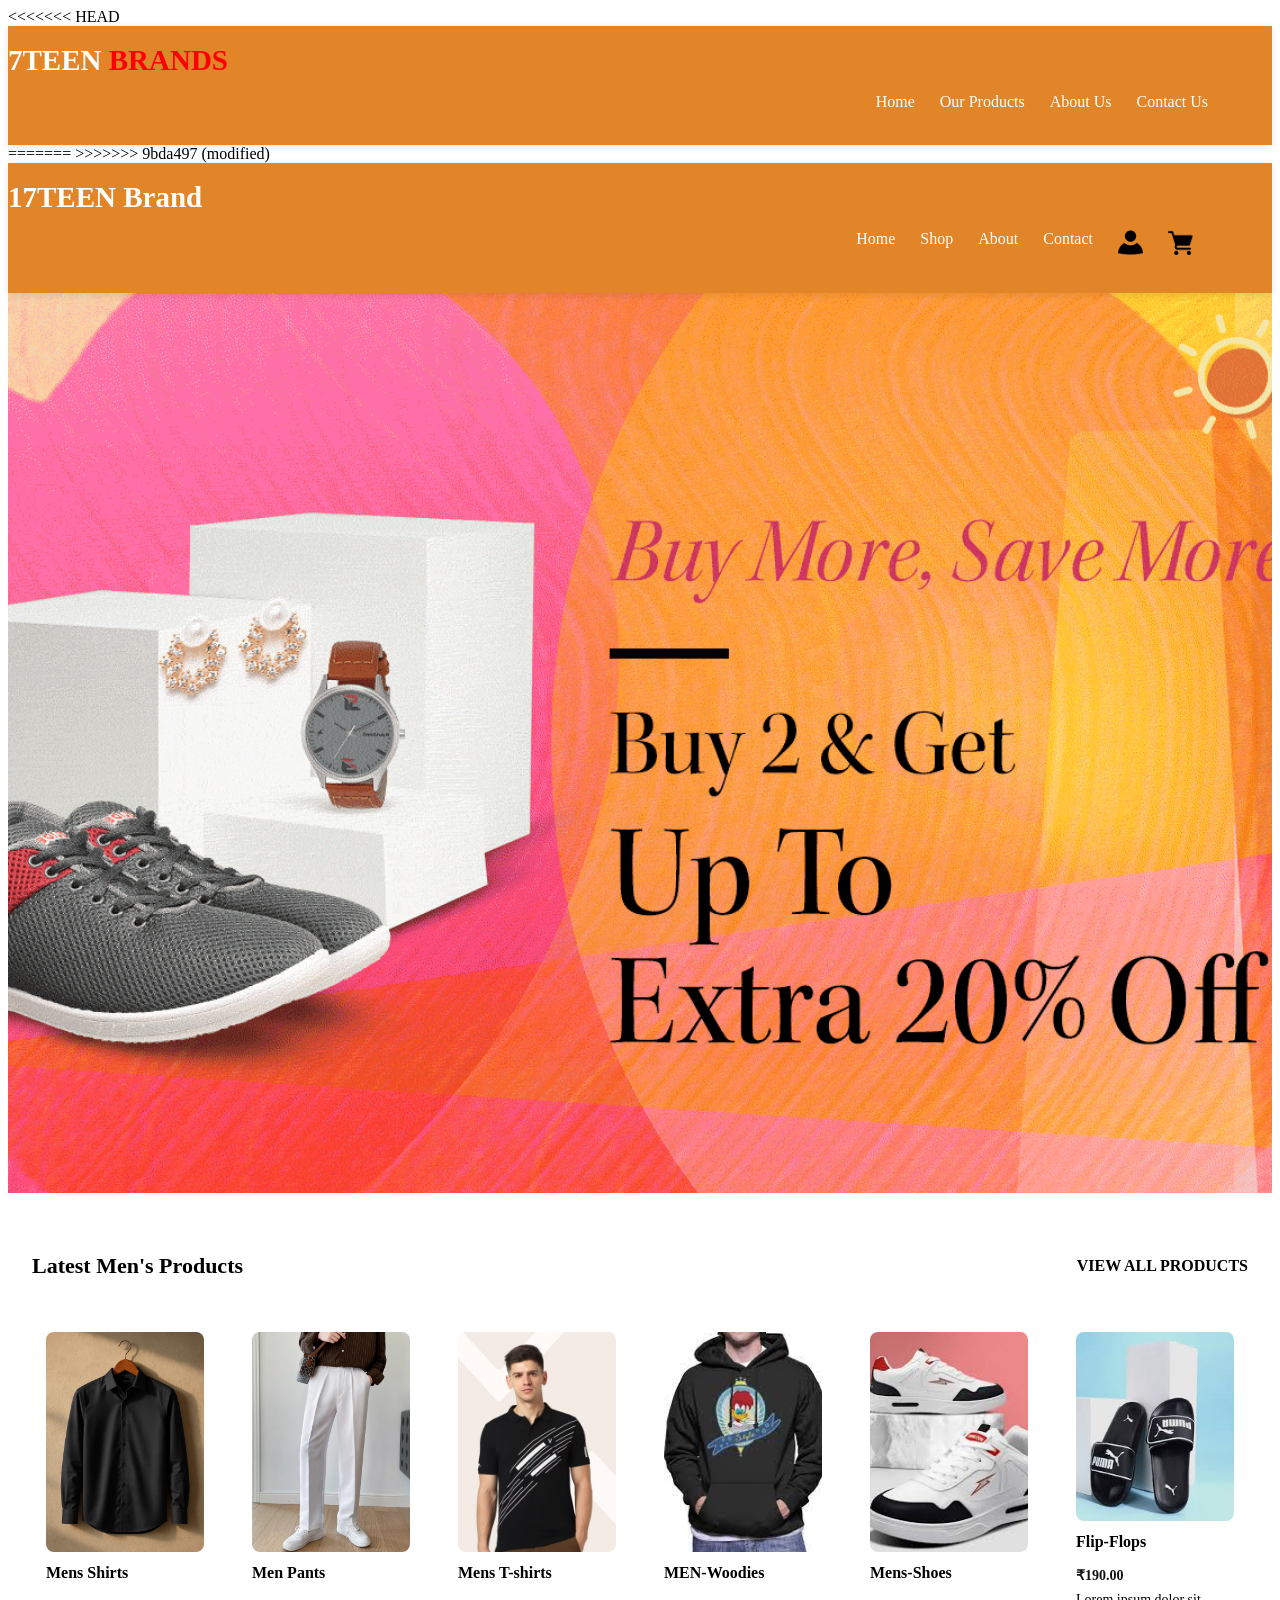
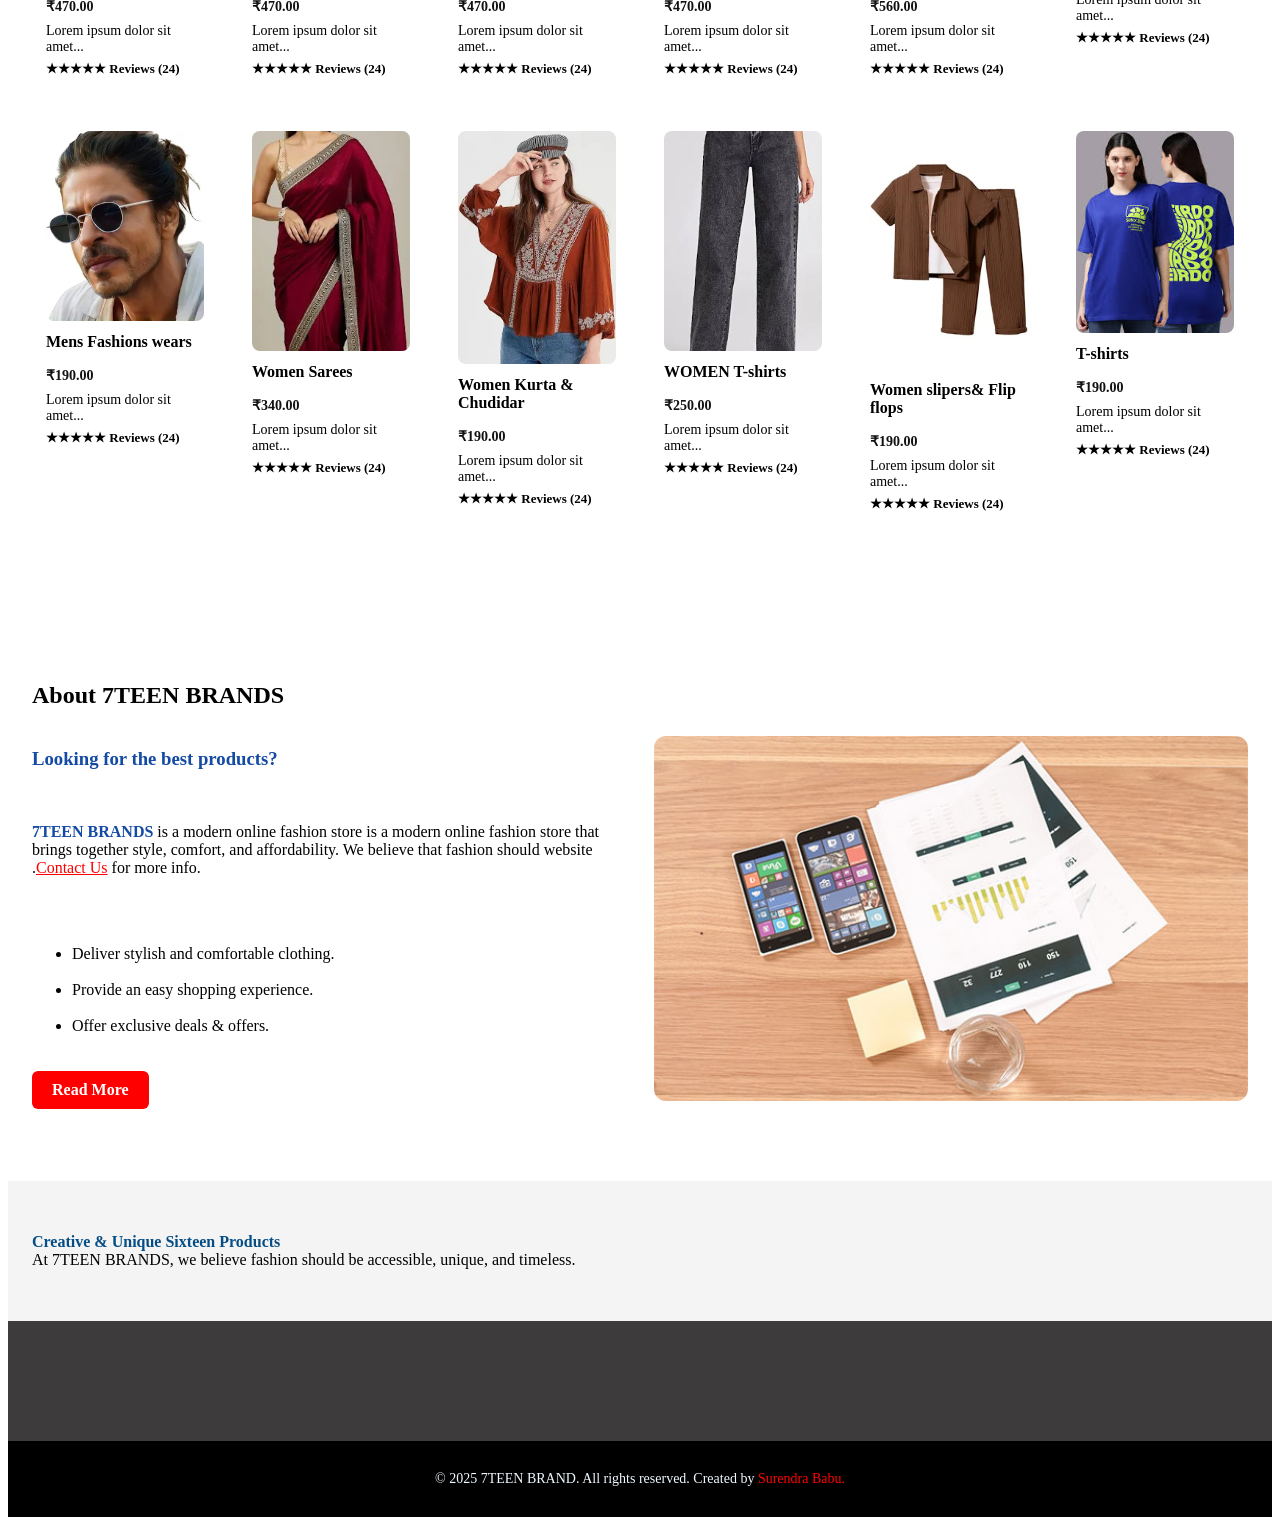
<file: index.html>
<!DOCTYPE html>
<html lang="en">

<head>
  <meta charset="UTF-8" />
  <meta name="viewport" content="width=device-width, initial-scale=1" />
  <title>17TEEN BRAND WEARS</title>
  <link rel="icon" type="image/x-icon" href="./Project images/logo.png">
  <link rel="stylesheet" href="index.css">
</head>
<<<<<<< HEAD
<body>
  <!-- Navbar -->
  <header class="navbar">
    <div class="container">
      <a href="#" class="logo">7TEEN <span style="color: red;">BRANDS</span></a>
      <nav>
        <ul class="nav-links">
          <li><a href="index.html">Home</a></li>
          <li><a href="#our-products">Our Products</a></li>
          <li><a href="./about.html">About Us</a></li>
          <li><a href="./touch.html">Contact Us</a></li>
        </ul>
      </nav>
    </div>
  </header>
=======
>>>>>>> 9bda497 (modified)

<body>


  <nav class="navbar">
    <div class="container">
      <a href="./index.html" class="logo" style="font-family: Georgia, 'Times New Roman', Times, serif;">17TEEN
      <span style="color: rgb(255, 254, 254);">  Brand</span></a>

      <ul class="nav-links" id="primary-navigation">
        <li><a href="./index.html">Home</a></li>
        <li><a href="#our-products">Shop</a></li>
        <li><a href="./about.html">About</a></li>
        <li><a href="./touch.html">Contact</a></li>
        <li><a href="https://surendra-babu17.github.io/17TEENBrands/login.html"><img src="./Project images/user.png" width="25" class="log" alt="user"></a></li>
        <li>
          <a href="./cart.html">
            <img src="./Project images/grocery-store.png" width="25" class="log" alt="cart">
            <ul id="cart-items"></ul>
        
          </a>
        </li>

     
    </div>
  </nav>

  <nav class="navbar2">
    <div class="container" style="position: absolute;">
    <marquee>
        <ul class="nav-links">

          <li><a>Today's Deal</a></li>
          <li><a>Mens wear</a></li>
          <li><a>Womens wear</a></li>
          <li><a>Festival collections</a></li>
          <li><a>Customer service</a></li>
           <li><a>Kids wears</a></li>
          <li><a>Fashion wears</a></li>
          


        </ul>

      </marquee>
    </div>
  </nav>

  <!-- Modern marquee (row-wise single-line, pause on hover) -->
  <section class="hero-slider">

    <div class="slide" style="background-image: url('./childwear/w3.gif');"></div>
  </section>


  <!-- Latest Products -->
  <section class="products">
    <div class="latest-view">
      <h2>Latest Men's Products</h2>
      <a href="#" class="view-all">VIEW ALL PRODUCTS</a>
    </div>


    <!-- MENS WEAR -->
    <div class="cards" id="our-products" >
      <div class="card" onclick="cart2()" data-id="1" data-name="Mens shirts" data-price="470" data-text="checkit cart">
        <!-- <a href="./mens.html"> -->
        <img src="./mens wear/m21.jpg" alt=""></a>
        <h3>Mens Shirts</h3>
        <p class="price">₹470.00</p>
        <p>Lorem ipsum dolor sit amet...</p>
        <p class="review">★★★★★ Reviews (24)</p>
        
 
      </div>

      <div class="card" onclick="cart3()">
        <!-- <a href="./mens.html"> -->
        <img src="./mens wear/37.webp" alt=""></a>
        <h3>Men Pants</h3>
        <p class="price">₹470.00</p>
        <p>Lorem ipsum dolor sit amet...</p>
        <p class="review">★★★★★ Reviews (24)</p>
      
      </div>
      <div class="card" onclick="cart4()">
        <!-- <a href="./mens.html"> -->
        <img src="./mens wear/t10.jpg" alt=""></a>
        <h3>Mens T-shirts</h3>
        <p class="price">₹470.00</p>
        <p>Lorem ipsum dolor sit amet...</p>
        <p class="review">★★★★★ Reviews (24)</p>
 

      </div>
      <div class="card" onclick="cart5()">
        <!-- <a href="./mens.html"> -->
        <img src="./mens wear/w10.jpg" alt=""></a>
        <h3>MEN-Woodies</h3>
        <p class="price">₹470.00</p>
        <p>Lorem ipsum dolor sit amet...</p>
        <p class="review">★★★★★ Reviews (24)</p>
      

      </div>
      <div class="card" onclick="cart8()" id="cart1" style="size-adjust: initial;">
        <!-- <a href="./shoes.html"> -->
        <img src="./shoes wear/images (1).jpeg" alt=""></a>
        <h3>Mens-Shoes</h3>
        <p class="price">₹560.00</p>
        <p>Lorem ipsum dolor sit amet...</p>
        <p class="review">★★★★★ Reviews (24)</p>
       
      </div>
      <div class="card" onclick="cart()">

        <img src="./Flip-flops/images (1).jpeg" alt="" width="100px" onclick="cart9()"></a>
        <h3>Flip-Flops</h3>
        <p class="price">₹190.00</p>
        <p>Lorem ipsum dolor sit amet...</p>
        <p class="review">★★★★★ Reviews (24)</p>
    
      </div>
      <div class="card" onclick="cart11()">

        <img src="./childwear/s20.webp" alt="" width="100px"></a>
        <h3>Mens Fashions wears</h3>
        <p class="price">₹190.00</p>
        <p>Lorem ipsum dolor sit amet...</p>
        <p class="review">★★★★★ Reviews (24)</p>
     
      </div>



      <!--WOMENS WEAR  -->
      <div class="card" onclick="cart13()">
        <!-- <a href="./women.html"> -->
        <img src="./childwear/sr1.webp" alt=""></a>
        <h3>Women Sarees</h3>
        <p class="price">₹340.00</p>
        <p>Lorem ipsum dolor sit amet...</p>
        <p class="review">★★★★★ Reviews (24)</p>
    
      </div>

      <div class="card" onclick="cart14()">
        <!-- <a href="./jewellries.html"> -->
        <img src="./childwear/wt1.webp" alt="" width="100px"></a>
        <h3>Women Kurta & Chudidar</h3>
        <p class="price">₹190.00</p>
        <p>Lorem ipsum dolor sit amet...</p>
        <p class="review">★★★★★ Reviews (24)</p>
       
      </div>

      <div class="card" onclick="cart15()">
        <!-- <a href="./jacket.html"> -->
        <img src="./childwear/wg1.webp" alt=""></a>
        <h3>WOMEN T-shirts</h3>
        <p class="price">₹250.00</p>
        <p>Lorem ipsum dolor sit amet...</p>
        <p class="review">★★★★★ Reviews (24)</p>
      
      </div>
      <div class="card" onclick="cart16()">
        <!-- <a href="./jewellries.html"> -->
        <img src="./childwear/c1.webp" alt="" width="100px"></a>
        <h3>Women slipers& Flip flops</h3>
        <p class="price">₹190.00</p>
        <p>Lorem ipsum dolor sit amet...</p>
        <p class="review">★★★★★ Reviews (24)</p>
       
      </div>
      <div class="card" onclick="cart17()">
        <!-- <a href="./jewellries.html"> -->
        <img src="./tshirts/images (2).jpeg" alt="" width="100px"></a>
        <h3>T-shirts</h3>
        <p class="price">₹190.00</p>
        <p>Lorem ipsum dolor sit amet...</p>
        <p class="review">★★★★★ Reviews (24)</p>
       
      </div>
  </section>



  <!-- About Section -->
  <section class="about">
    <h2 style="font-family: Georgia, 'Times New Roman', Times, serif;">About 7TEEN BRANDS</h2>
    <div class="about-content">
      <div class="text">
        <h3 style="color: rgb(19, 74, 164);">Looking for the best products?</h3><br>
        <p><span style="color: rgb(19, 74, 164); font-weight: 700;">7TEEN BRANDS</span> is a modern online fashion store
          is a modern online fashion store
          that brings together style, comfort, and affordability. We believe that fashion should website .<span><a
              href="./touch.html" style="color:  rgb(19, 74, 164); color: red;">Contact Us</a></span> for more info.</p>
        <br><br>
        <ul>
          <li>Deliver stylish and comfortable clothing.</li><br>
          <li>Provide an easy shopping experience.</li><br>
          <li>Offer exclusive deals & offers.</li>
        </ul>
        <a class="btn" onclick="readmore()">Read More</a>
      </div>
      <div class="image">
        <img src="./Project images/feature-image.jpg" alt="About Image">
      </div>
    </div>
  </section>

  <!-- Footer -->
  <footer class="end">
    <div class="footer-top">
      <p><b style="color: rgb(5, 77, 132);">Creative & Unique Sixteen Products</b><br>
        At 7TEEN BRANDS, we believe fashion should be accessible, unique, and timeless.</p>

    </div>
  </footer>
  <div style="background-color: rgb(61, 59, 59); padding-bottom: 100px; padding-top: 20px;">


  </div>

  <p class="foot" style="color: aliceblue; background-color: black; margin-top: 0%; padding: 30px;">&copy; 2025 7TEEN
    BRAND. All rights reserved. Created by <span style="color: red; text-align: center; margin-top: 10px;">Surendra
      Babu.</span></p>


  <script src="main.js">





  </script>
</body>

</html>
</file>
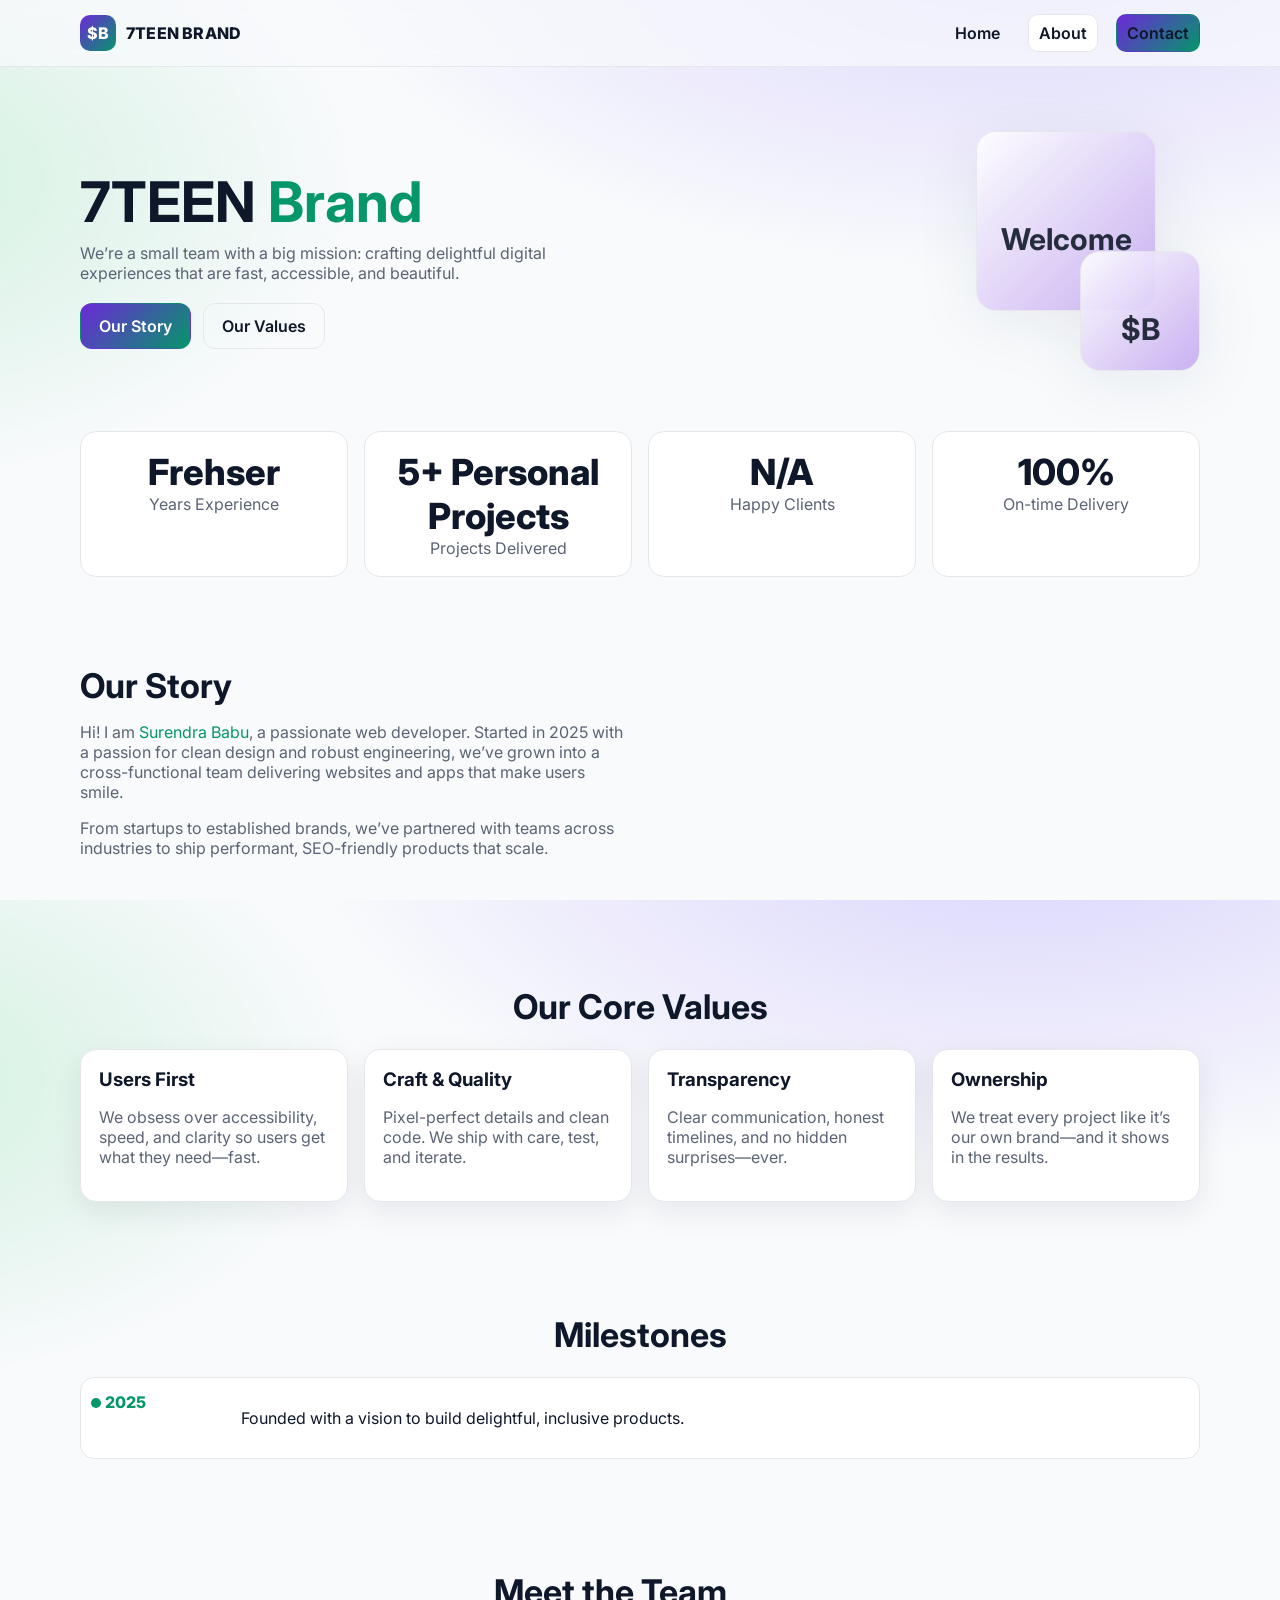
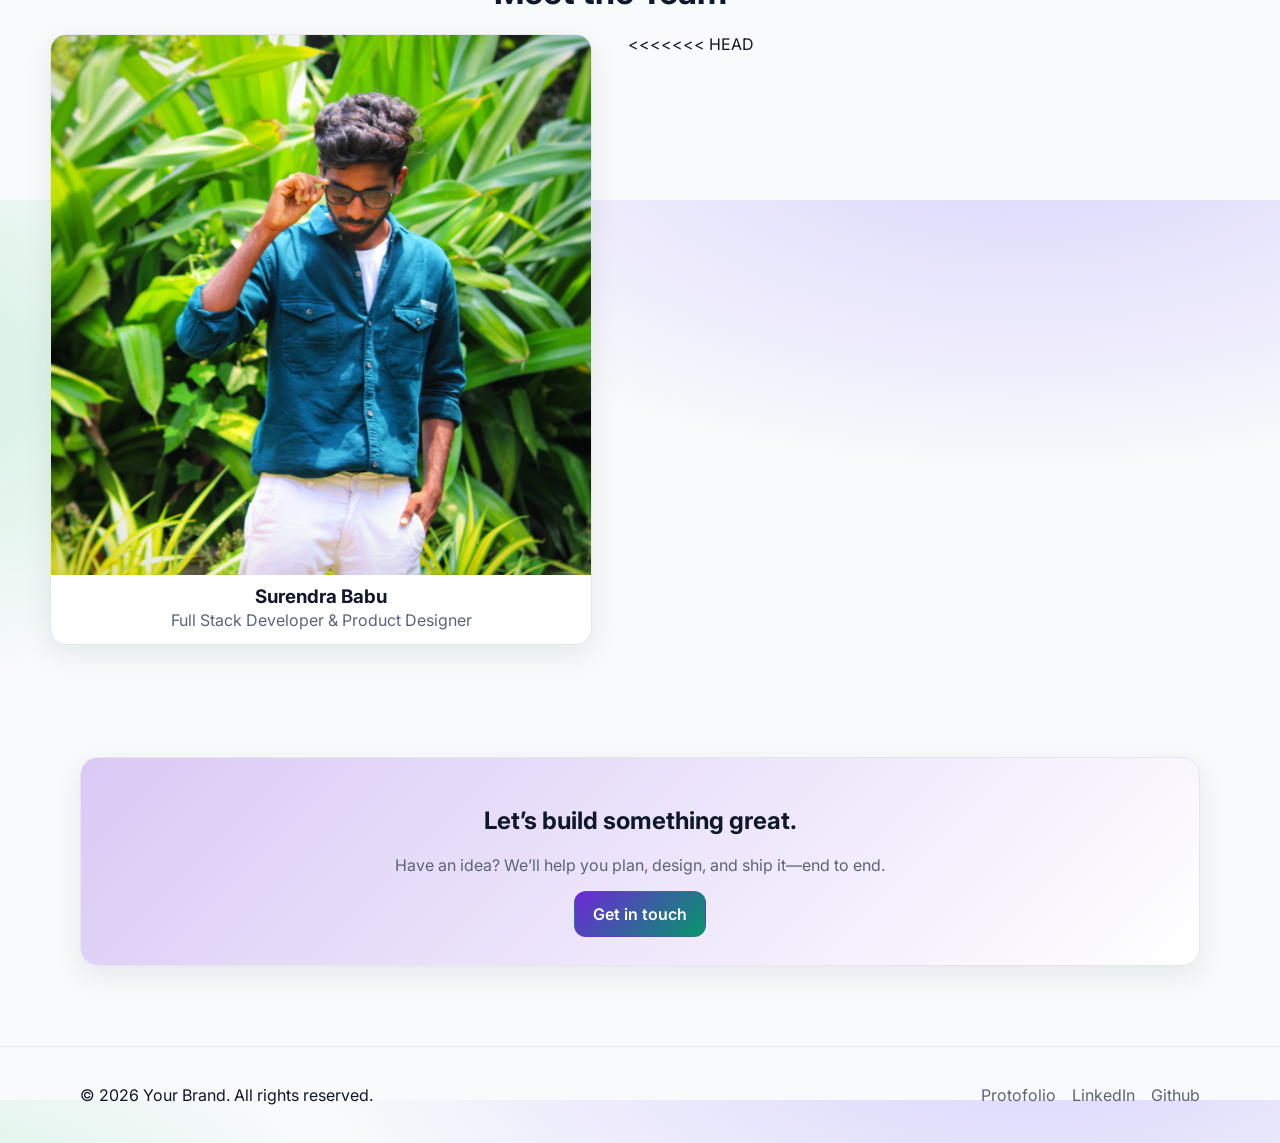
<file: about.html>
<!DOCTYPE html>
<html lang="en">

<head>
  <meta charset="UTF-8" />
  <meta name="viewport" content="width=device-width, initial-scale=1" />
  <link rel="icon" type="image/x-icon" href="./Project images/logo.png">
  <link rel="stylesheet" href="about.css">
  <title>About • Your Brand</title>

  <!-- Google Font -->
  <link rel="preconnect" href="https://fonts.googleapis.com">
  <link rel="preconnect" href="https://fonts.gstatic.com" crossorigin>
  <link href="https://fonts.googleapis.com/css2?family=Inter:wght@400;500;600;700;800&display=swap" rel="stylesheet">

  <!-- CSS -->
  <link rel="stylesheet" href="about.css" />
  <link rel="icon" href="favicon.ico" />
  <meta name="description" content="Learn more about our mission, values, and the team behind Your Brand." />
</head>

<body>
  <!-- Header / Navbar -->
  <header class="site-header">
    <div class="container header-wrap">
      <a class="logo" href="#">
        <span class="logo-mark">$B</span>
        <span class="logo-text">7TEEN BRAND</span>
      </a>
      <nav class="nav">
        <a href="index.html">Home</a>
        <a class="active" href="about.html">About</a>

        <a href="touch.html" class="btn btn--primary">Contact</a>
      </nav>
    </div>
  </header>

  <!-- Hero -->
  <section class="hero">
    <div class="container hero-wrap">
      <div class="hero-text">
        <h1>7TEEN<span class="accent"> Brand</span></h1>
        <p>
          We’re a small team with a big mission: crafting delightful digital experiences
          that are fast, accessible, and beautiful.
        </p>
        <div class="hero-cta">
          <a href="#our-story" class="btn btn--primary">Our Story</a>
          <a href="#values" class="btn btn--ghost">Our Values</a>
        </div>
      </div>
      <div class="hero-art" aria-hidden="true" style="text-align: center; justify-content: center;">
        <!-- Decorative circles -->
        <div class="bubble b1" style="text-align: center; margin-top:">
          <p style="margin-top: 50%; font-size: 30px; font-weight: bold;">Welcome</p>
        </div>
        <div class="bubble b2" style="text-align: center; margin-top:">
          <p style="margin-top: 50%; font-size: 30px; font-weight: bold;">$B</p>
        </div>

      </div>
    </div>
  </section>

  <!-- Stats -->
  <section class="stats" aria-label="Company stats">
    <div class="container stats-grid">
      <div class="stat">
        <span class="stat-number">Frehser</span>
        <span class="stat-label">Years Experience</span>
      </div>
      <div class="stat">
        <span class="stat-number">5+ Personal Projects</span>
        <span class="stat-label">Projects Delivered</span>
      </div>
      <div class="stat">
        <span class="stat-number">N/A</span>
        <span class="stat-label">Happy Clients</span>
      </div>
      <div class="stat">
        <span class="stat-number">100%</span>
        <span class="stat-label">On-time Delivery</span>
      </div>
    </div>
  </section>

  <!-- Our Story -->
  <section id="our-story" class="split">
    <div class="container split-wrap">
      <!-- <div class="split-media">
        <img src="./womens wear/image.png" alt="Team collaborating at a table" width="300px">
      </div> -->
      <div class="split-text">
        <h2>Our Story</h2>
        <p>
          Hi! I am <span class="accent">Surendra Babu</span>, a passionate web developer. Started in 2025 with a passion
          for clean design and robust engineering, we’ve grown into a
          cross-functional team delivering websites and apps that make users smile.
        </p>
        <p>
          From startups to established brands, we’ve partnered with teams across industries to ship
          performant, SEO-friendly products that scale.
        </p>
      </div>
    </div>
  </section>

  <!-- Values -->
  <section id="values" class="values">
    <div class="container">
      <h2 class="section-title">Our Core Values</h2>
      <div class="card-grid">
        <article class="card">
          <h3>Users First</h3>
          <p>We obsess over accessibility, speed, and clarity so users get what they need—fast.</p>
        </article>
        <article class="card">
          <h3>Craft & Quality</h3>
          <p>Pixel-perfect details and clean code. We ship with care, test, and iterate.</p>
        </article>
        <article class="card">
          <h3>Transparency</h3>
          <p>Clear communication, honest timelines, and no hidden surprises—ever.</p>
        </article>
        <article class="card">
          <h3>Ownership</h3>
          <p>We treat every project like it’s our own brand—and it shows in the results.</p>
        </article>
      </div>
    </div>
  </section>

  <!-- Timeline -->
  <section class="timeline">
    <div class="container">
      <h2 class="section-title">Milestones</h2>
      <div class="timeline-list">
        <div class="tl-item">
          <span class="tl-year">2025</span>
          <p>Founded with a vision to build delightful, inclusive products.</p>
        </div>
        <!-- <div class="tl-item">
          <span class="tl-year">2026</span>
          <p> clients and our first international project shipped.</p>
        </div> -->
        <!-- <div class="tl-item">
          <span class="tl-year">2027</span>
          <p>Scaled to a global remote team; launched our design system.</p>
        </div>
        <div class="tl-item">
          <span class="tl-year">2028</span>
          <p>Crossed 100 projects; 98% client satisfaction rating.</p>
        </div>
      </div> -->
      </div>
  </section>

  <!-- Team -->
  <section class="team">
    <div class="container" style="margin-left: 50px;">
      <h2 class="section-title">Meet the Team</h2>
      <div class="team-grid" style="margin-left: 0%;">
        <article class="member">
          <img src="./womens wear/1694518559842.jpg" alt="Portrait of Surendra Babu (Designer)"
            style="max-width: 100%; height: auto; justify-content: center; text-align: center; " />
          <h3>Surendra Babu</h3>
          <p class="role">Full Stack Developer & Product Designer</p>
        </article>
<<<<<<< HEAD
        <!-- <article class="member">
          <img src="./womens wear/WhatsApp Image 2025-08-29 at 9.42.51 PM.jpeg" alt="Portrait of Guduri Haritha (Engineer)"  style="max-width: 100%; height: auto; justify-content: center; text-align: center; " />
=======
        <article class="member">
          <img src="./womens wear/WhatsApp Image 2025-08-29 at 9.42.51 PM.jpeg"
            alt="Portrait of Guduri Haritha (Engineer)"
            style="max-width: 100%; height: auto; justify-content: center; text-align: center; " />
>>>>>>> 9bda497 (modified)
          <h3>Guduri Haritha</h3>
          <p class="role">Frontend Engineer</p>
        </article> -->

        <!-- <article class="member">
          <img src="https://images.unsplash.com/photo-1544717305-996b815c338c?q=80&w=800&auto=format&fit=crop" alt="Portrait of Arjun (Engineer)" />
          <h3>Arjun Reddy</h3>
          <p class="role">Full-stack Developer</p>
        </article>
        <article class="member">
          <img src="https://images.unsplash.com/photo-1494790108377-be9c29b29330?q=80&w=800&auto=format&fit=crop" alt="Portrait of Sana (PM)" />
          <h3>Sana Khan</h3>
          <p class="role">Project Manager</p>
        </article> 
      </div> -->
      </div>
  </section>

  <!-- CTA -->
  <section class="cta">
    <div class="container cta-wrap">
      <h2>Let’s build something great.</h2>
      <p>Have an idea? We’ll help you plan, design, and ship it—end to end.</p>
      <a href="./touch.html" class="btn btn--primary">Get in touch</a>
    </div>
  </section>

  <!-- Footer -->
  <footer class="site-footer">
    <div class="container footer-wrap">
      <p>© <span id="year"></span> Your Brand. All rights reserved.</p>
      <div class="social">
        <a aria-label="Twitter" href="https://surendra-babu17.github.io/RESPONSIVE-Protofolio/">Protofolio</a>
        <a aria-label="LinkedIn" href="https://www.linkedin.com/in/surendr-babu-gollapolu/">LinkedIn</a>
        <a aria-label="GitHub" href="https://github.com/Surendra-Babu17">Github</a>
      </div>
    </div>
  </footer>

  <!-- Tiny inline script just to set year (optional; remove if strictly no JS) -->
  <script>
    document.getElementById('year').textContent = new Date().getFullYear();
  </script>
</body>

</html>
</file>
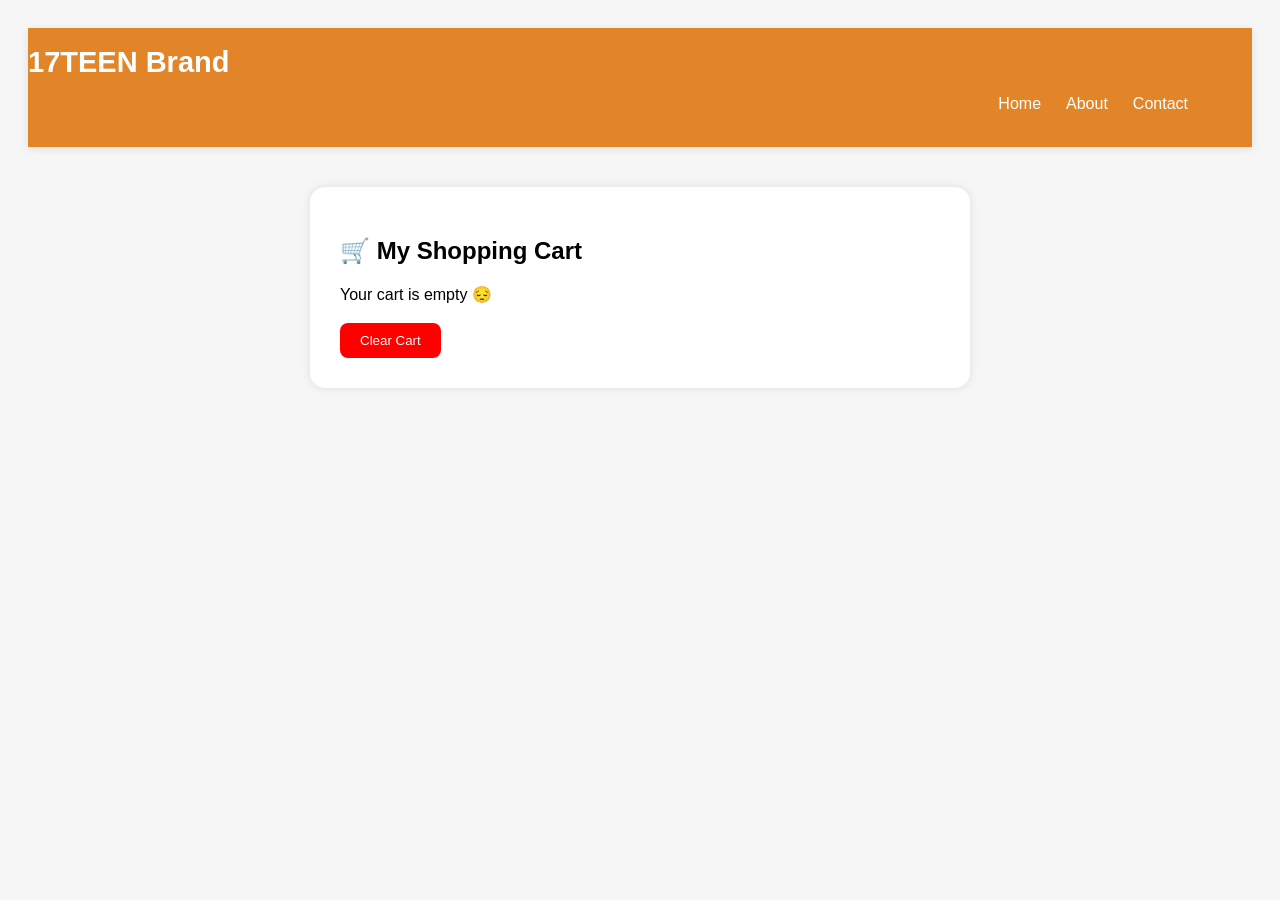
<file: cart.html>
<!DOCTYPE html>
<html lang="en">
<head>
  <meta charset="UTF-8">
  <meta name="viewport" content="width=device-width, initial-scale=1.0">
  <title>My Cart - 17TEEN BRAND</title>
  <link rel="stylesheet" href="index.css">
</head>
<body>

  <nav class="navbar">
    <div class="container">
      <a href="./index.html" class="logo">17TEEN <span style="color:white;">Brand</span></a>
      <ul class="nav-links">
        <li><a href="./index.html">Home</a></li>
        <li><a href="./about.html">About</a></li>
        <li><a href="./touch.html">Contact</a></li>
      </ul>
    </div>
  </nav>

  <section class="cart-page">
    <h2>🛒 My Shopping Cart</h2>
    <div id="cart-container"></div>
    <h3 id="total-price"></h3>
    <button id="clear-cart" style="padding:10px 20px; background:red; color:white; border:none; border-radius:8px;">Clear Cart</button>
  </section>

  <script>
    // ✅ Get saved cart from localStorage
    const cartContainer = document.getElementById("cart-container");
    const totalPriceElement = document.getElementById("total-price");
    const clearCartBtn = document.getElementById("clear-cart");

    let cart = JSON.parse(localStorage.getItem("myCart")) || [];

    function showCart() {
      cartContainer.innerHTML = "";

      if (cart.length === 0) {
        cartContainer.innerHTML = "<p>Your cart is empty 😔</p>";
        totalPriceElement.textContent = "";
        return;
      }

      let total = 0;
      cart.forEach(item => {
        const div = document.createElement("div");
        div.classList.add("cart-item");
        div.innerHTML = `
          <p><b>${item.name}</b> - ₹${item.price}</p>
        `;
        cartContainer.appendChild(div);
        total += parseFloat(item.price);
      });

      totalPriceElement.textContent = "Total: ₹" + total;
    }

    // ✅ Clear cart button
    clearCartBtn.addEventListener("click", () => {
      localStorage.removeItem("myCart");
      cart = [];
      showCart();
    });

    showCart();
  </script>

  <style>
    body {
      background: #f6f6f6;
      font-family: 'Poppins', sans-serif;
      padding: 20px;
    }
    .cart-page {
      max-width: 600px;
      margin: 40px auto;
      background: #fff;
      padding: 30px;
      border-radius: 15px;
      box-shadow: 0 0 10px rgba(0,0,0,0.1);
    }
    .cart-item {
      border-bottom: 1px solid #ddd;
      padding: 10px 0;
    }
  </style>

</body>
</html>
</file>
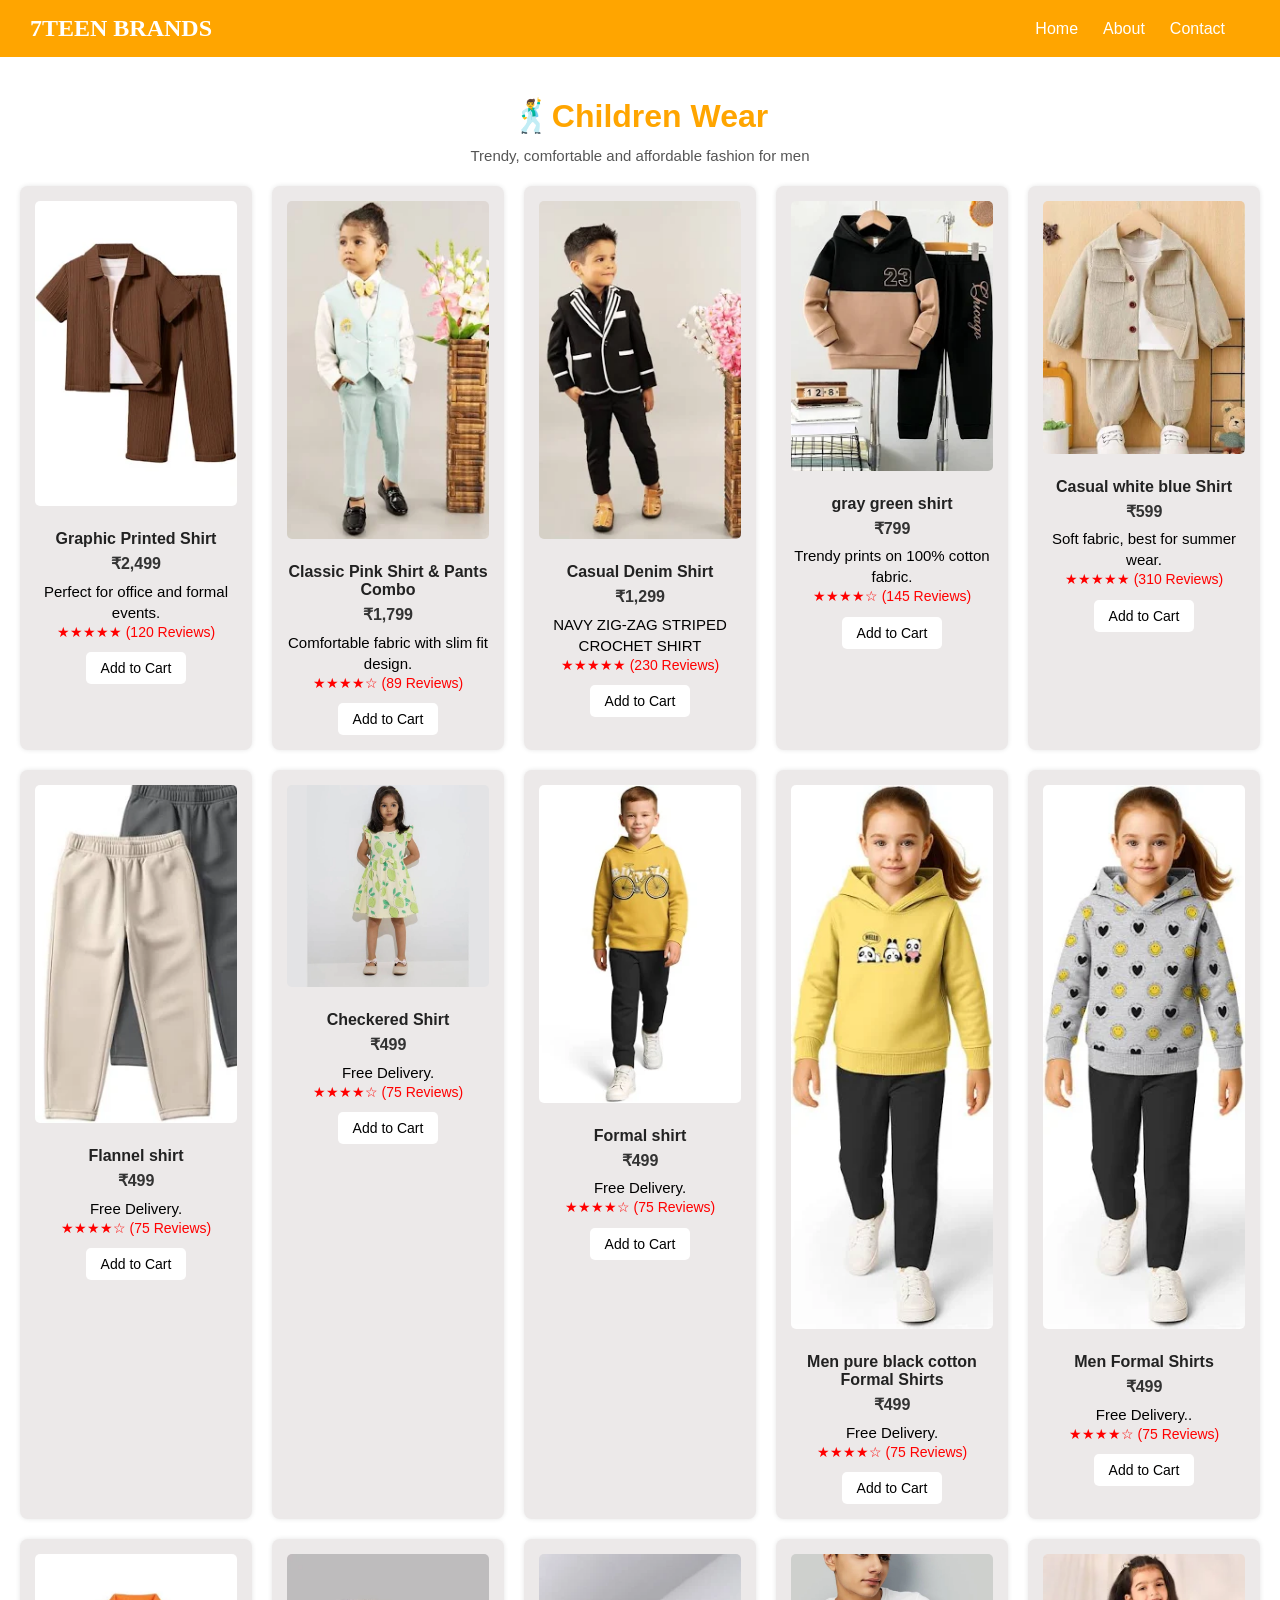
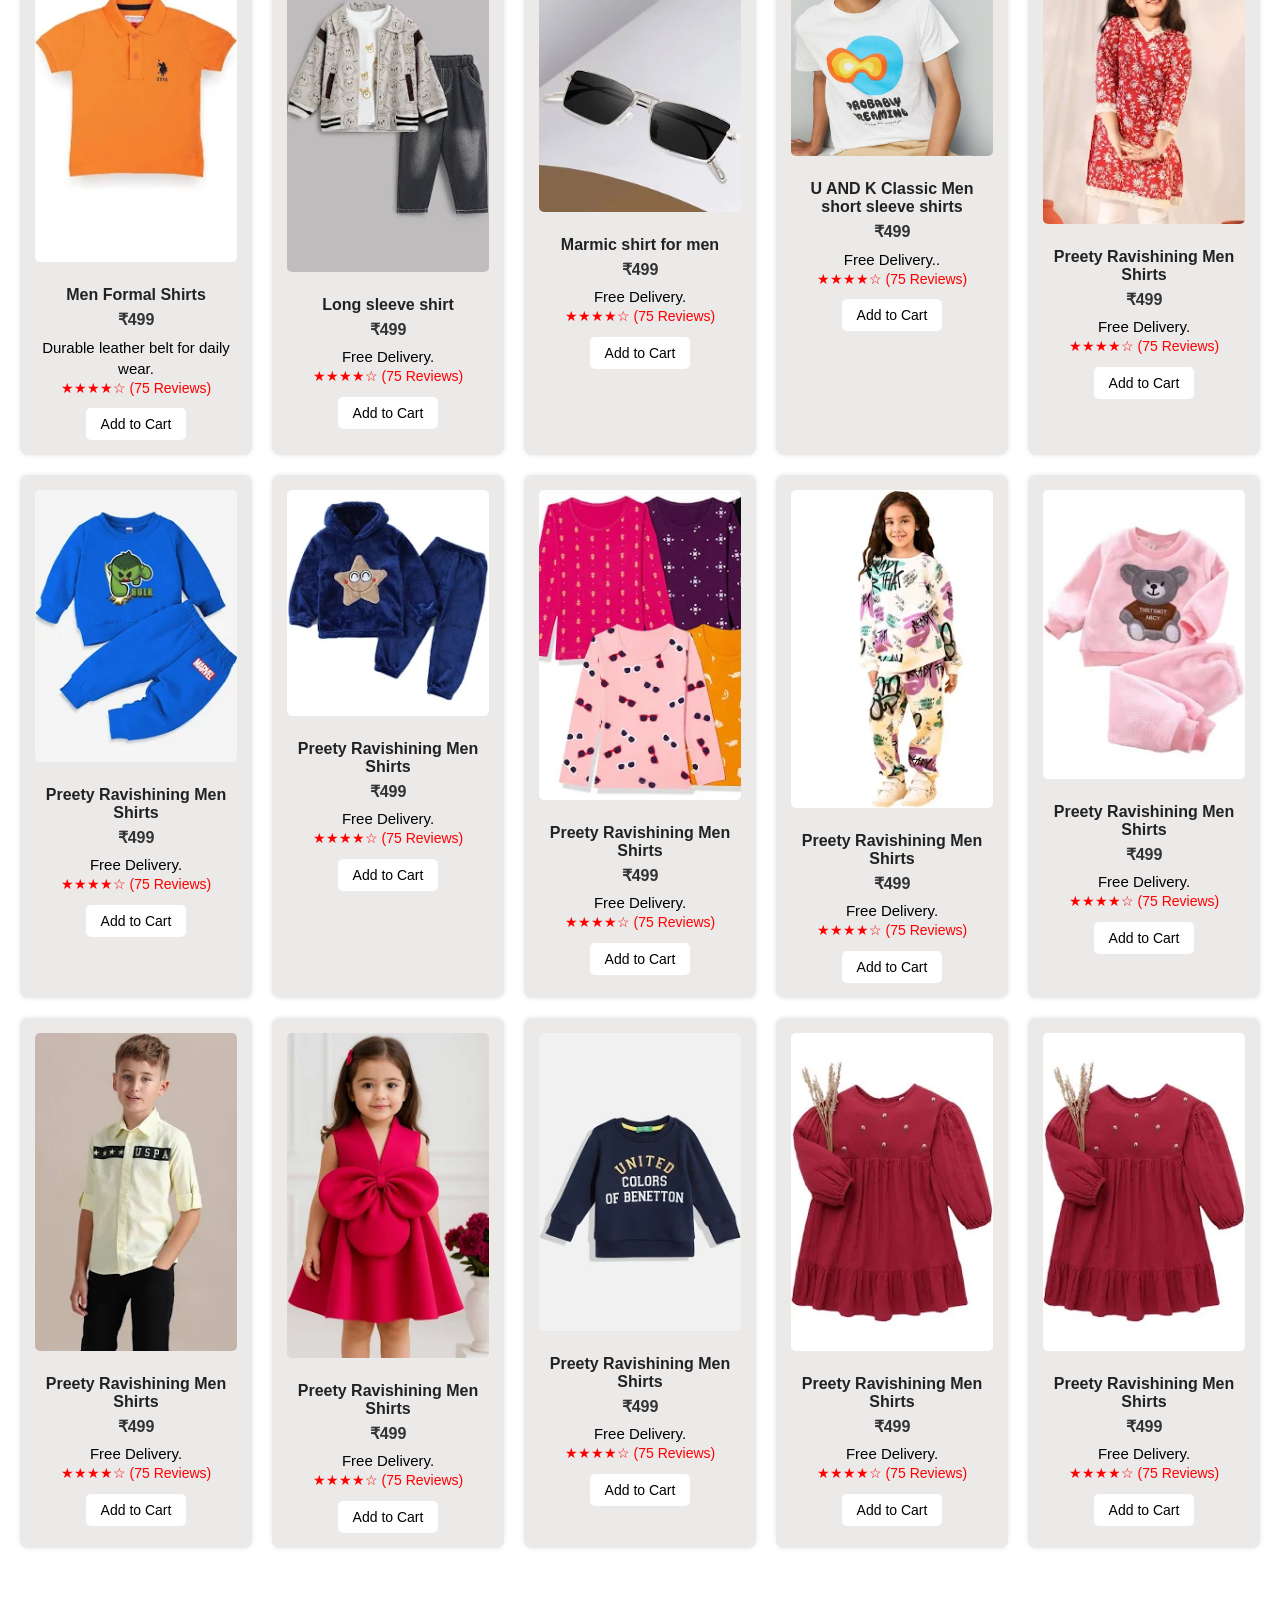
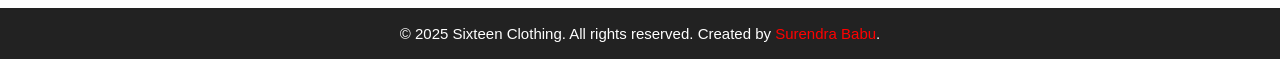
<file: ch.html>
<!DOCTYPE html>
<html lang="en">

<head>
  <meta charset="UTF-8">
  <meta name="viewport" content="width=device-width, initial-scale=1.0">
  <title>Children Wears</title>
  <link rel="stylesheet" href="./,mens.css">
  <link rel="icon" type="image/x-icon" href="./Project images/logo.png">
</head>

<body>
  <!-- Navbar -->
  <!-- Navbar -->
  <nav class="navbar">
    <div class="logo"><a href="./index.html">7TEEN BRANDS</a></div>

    <!-- Hamburger Menu Button -->
    <div class="menu-toggle" id="menu-toggle">
      ☰
    </div>

    <ul class="nav-links" id="nav-links">
      <li><a href="./index.html">Home</a></li>
      <!-- <li><a href="./ourproducts.html">Products</a></li> -->
      <li><a href="./about.html">About</a></li>
      <li><a href="./">Contact</a></li>
      <li>
        <!-- <select class="nav-select" id="nav-select">
          <option><a href="./shoes.html">Shoes</a></option>
          <option><a>Men</option>
          <option>Women</option>
          <option>Kids</option>
        </select> -->
      </li>
    </ul>
  </nav>
  <h1>🕺Children Wear</h1>
  <p style="text-align:center; color:#555;">Trendy, comfortable and affordable fashion for men</p>

  <!-- Product Grid -->
  <div class="product-grid">

    <div class="product-card">
      <img src="./childwear/c1.webp" alt="Formal Shoes">
      <h3>Graphic Printed Shirt</h3>
      <p class="price">₹2,499</p>
      <p>Perfect for office and formal events.</p>
      <p class="review">★★★★★ (120 Reviews)</p>
      <button class="cart-btn">Add to Cart</button>
    </div>

    <div class="product-card">
      <img src="./childwear/c2.webp" alt="Shirts & Pants">
      <h3>Classic Pink Shirt & Pants Combo</h3>
      <p class="price">₹1,799</p>
      <p>Comfortable fabric with slim fit design.</p>
      <p class="review">★★★★☆ (89 Reviews)</p>
      <button class="cart-btn">Add to Cart</button>
    </div>

    <div class="product-card">
      <img src="./childwear/c3.webp" alt="Casual Wear">
      <h3>Casual Denim Shirt</h3>
      <p class="price">₹1,299</p>
      <p>NAVY ZIG-ZAG STRIPED CROCHET SHIRT</p>
      <p class="review">★★★★★ (230 Reviews)</p>
      <button class="cart-btn">Add to Cart</button>
    </div>

    <div class="product-card">
      <img src="./childwear/c4.webp" alt="Printed T-Shirt">
      <h3>gray green shirt</h3>
      <p class="price">₹799</p>
      <p>Trendy prints on 100% cotton fabric.</p>
      <p class="review">★★★★☆ (145 Reviews)</p>
      <button class="cart-btn">Add to Cart</button>
    </div>

    <div class="product-card">
      <img src="./childwear/c5.webp" alt="Casual T-Shirt">
      <h3>Casual white blue Shirt</h3>
      <p class="price">₹599</p>
      <p>Soft fabric, best for summer wear.</p>
      <p class="review">★★★★★ (310 Reviews)</p>
      <button class="cart-btn">Add to Cart</button>
    </div>

    <div class="product-card">
      <img src="./childwear/c6.webp" alt="Accessories">
      <h3>Flannel shirt </h3>
      <p class="price">₹499</p>
      <p>Free Delivery.</p>
      <p class="review">★★★★☆ (75 Reviews)</p>
      <button class="cart-btn">Add to Cart</button>
    </div>
    <div class="product-card">
      <img src="./childwear/c7.webp" alt="Accessories">
      <h3> Checkered Shirt</h3>
      <p class="price">₹499</p>
      <p>Free Delivery.</p>
      <p class="review">★★★★☆ (75 Reviews)</p>
      <button class="cart-btn">Add to Cart</button>
    </div>
    <div class="product-card">
      <img src="./childwear/c8.webp" alt="Accessories">
      <h3>Formal shirt</h3>
      <p class="price">₹499</p>
      <p>Free Delivery.</p>
      <p class="review">★★★★☆ (75 Reviews)</p>
      <button class="cart-btn">Add to Cart</button>
    </div>
    <div class="product-card">
      <img src="./childwear/c9.webp" alt="Accessories">
      <h3>Men pure black cotton Formal Shirts</h3>
      <p class="price">₹499</p>
      <p>Free Delivery.</p>
      <p class="review">★★★★☆ (75 Reviews)</p>
      <button class="cart-btn">Add to Cart</button>
    </div>
    <div class="product-card">
      <img src="./childwear/c10.webp" alt="Accessories">
      <h3>Men Formal Shirts</h3>
      <p class="price">₹499</p>
      <p>Free Delivery..</p>
      <p class="review">★★★★☆ (75 Reviews)</p>
      <button class="cart-btn">Add to Cart</button>
    </div>
    <div class="product-card" src="">
      <img src="./childwear/c11.webp" alt="Accessories">
      <h3>Men Formal Shirts</h3>
      <p class="price">₹499</p>
      <p>Durable leather belt for daily wear.</p>
      <p class="review">★★★★☆ (75 Reviews)</p>
      <button class="cart-btn">Add to Cart</button>
    </div>
    <div class="product-card">
      <img src="./childwear/c12.webp" alt="Accessories">
      <h3>Long sleeve shirt</h3>
      <p class="price">₹499</p>
      <p>Free Delivery.</p>
      <p class="review">★★★★☆ (75 Reviews)</p>
      <button class="cart-btn">Add to Cart</button>
    </div>
    <div class="product-card">
      <img src="./childwear/s12.webp" alt="Accessories">
      <h3>Marmic shirt for men</h3>
      <p class="price">₹499</p>
      <p>Free Delivery.</p>
      <p class="review">★★★★☆ (75 Reviews)</p>
      <button class="cart-btn">Add to Cart</button>
    </div>
    <div class="product-card">
      <img src="./childwear/c13.webp"alt="Accessories">
      <h3>U AND K Classic Men short sleeve shirts</h3>
      <p class="price">₹499</p>
      <p>Free Delivery..</p>
      <p class="review">★★★★☆ (75 Reviews)</p>
      <button class="cart-btn">Add to Cart</button>
    </div>
    <div class="product-card">
      <img src="./childwear/c14.webp" alt="Accessories">
      <h3>Preety Ravishining Men Shirts</h3>
      <p class="price">₹499</p>
      <p>Free Delivery.</p>
      <p class="review">★★★★☆ (75 Reviews)</p>
      <button class="cart-btn">Add to Cart</button>
    </div>
    <div class="product-card">
      <img src="./childwear/c15.webp" alt="Accessories">
      <h3>Preety Ravishining Men Shirts</h3>
      <p class="price">₹499</p>
      <p>Free Delivery.</p>
      <p class="review">★★★★☆ (75 Reviews)</p>
      <button class="cart-btn">Add to Cart</button>
    </div>
        <div class="product-card">
      <img src="./childwear/c16.webp" alt="Accessories">
      <h3>Preety Ravishining Men Shirts</h3>
      <p class="price">₹499</p>
      <p>Free Delivery.</p>
      <p class="review">★★★★☆ (75 Reviews)</p>
      <button class="cart-btn">Add to Cart</button>
    </div>
        <div class="product-card">
      <img src="./childwear/c17.webp"alt="Accessories">
      <h3>Preety Ravishining Men Shirts</h3>
      <p class="price">₹499</p>
      <p>Free Delivery.</p>
      <p class="review">★★★★☆ (75 Reviews)</p>
      <button class="cart-btn">Add to Cart</button>
    </div>
        <div class="product-card">
      <img src="./childwear/c19.webp" alt="Accessories">
      <h3>Preety Ravishining Men Shirts</h3>
      <p class="price">₹499</p>
      <p>Free Delivery.</p>
      <p class="review">★★★★☆ (75 Reviews)</p>
      <button class="cart-btn">Add to Cart</button>
    </div>
        <div class="product-card">
      <img src="./childwear/c20.webp" alt="Accessories">
      <h3>Preety Ravishining Men Shirts</h3>
      <p class="price">₹499</p>
      <p>Free Delivery.</p>
      <p class="review">★★★★☆ (75 Reviews)</p>
      <button class="cart-btn">Add to Cart</button>
    </div>
        <div class="product-card">
      <img src="./childwear/c21.webp" alt="Accessories">
      <h3>Preety Ravishining Men Shirts</h3>
      <p class="price">₹499</p>
      <p>Free Delivery.</p>
      <p class="review">★★★★☆ (75 Reviews)</p>
      <button class="cart-btn">Add to Cart</button>
    </div>
        <div class="product-card">
      <img src="./childwear/c22.webp" alt="Accessories">
      <h3>Preety Ravishining Men Shirts</h3>
      <p class="price">₹499</p>
      <p>Free Delivery.</p>
      <p class="review">★★★★☆ (75 Reviews)</p>
      <button class="cart-btn">Add to Cart</button></div>
   
      <div class="product-card">
      <img src="./childwear/c23.webp" alt="Accessories">
      <h3>Preety Ravishining Men Shirts</h3>
      <p class="price">₹499</p>
      <p>Free Delivery.</p>
      <p class="review">★★★★☆ (75 Reviews)</p>
      <button class="cart-btn">Add to Cart</button>
    </div>
        <div class="product-card">
      <img src="./childwear/c24.webp" alt="Accessories">
      <h3>Preety Ravishining Men Shirts</h3>
      <p class="price">₹499</p>
      <p>Free Delivery.</p>
      <p class="review">★★★★☆ (75 Reviews)</p>
      <button class="cart-btn">Add to Cart</button>
    </div>
        <div class="product-card">
      <img src="./childwear/c24.webp" alt="Accessories">
      <h3>Preety Ravishining Men Shirts</h3>
      <p class="price">₹499</p>
      <p>Free Delivery.</p>
      <p class="review">★★★★☆ (75 Reviews)</p>
      <button class="cart-btn">Add to Cart</button>
    </div>
       

  </div>

  <footer>
    <p>&copy; 2025 Sixteen Clothing. All rights reserved. Created by <span style="color:red;">Surendra Babu</span>.</p>
  </footer>
  <script>
    // Toggle mobile menu
    const menuToggle = document.getElementById('menu-toggle');
    const navLinks = document.getElementById('nav-links');

    menuToggle.addEventListener('click', () => {
      navLinks.classList.toggle('active');
    });
  </script>

</body>

</html>
</file>
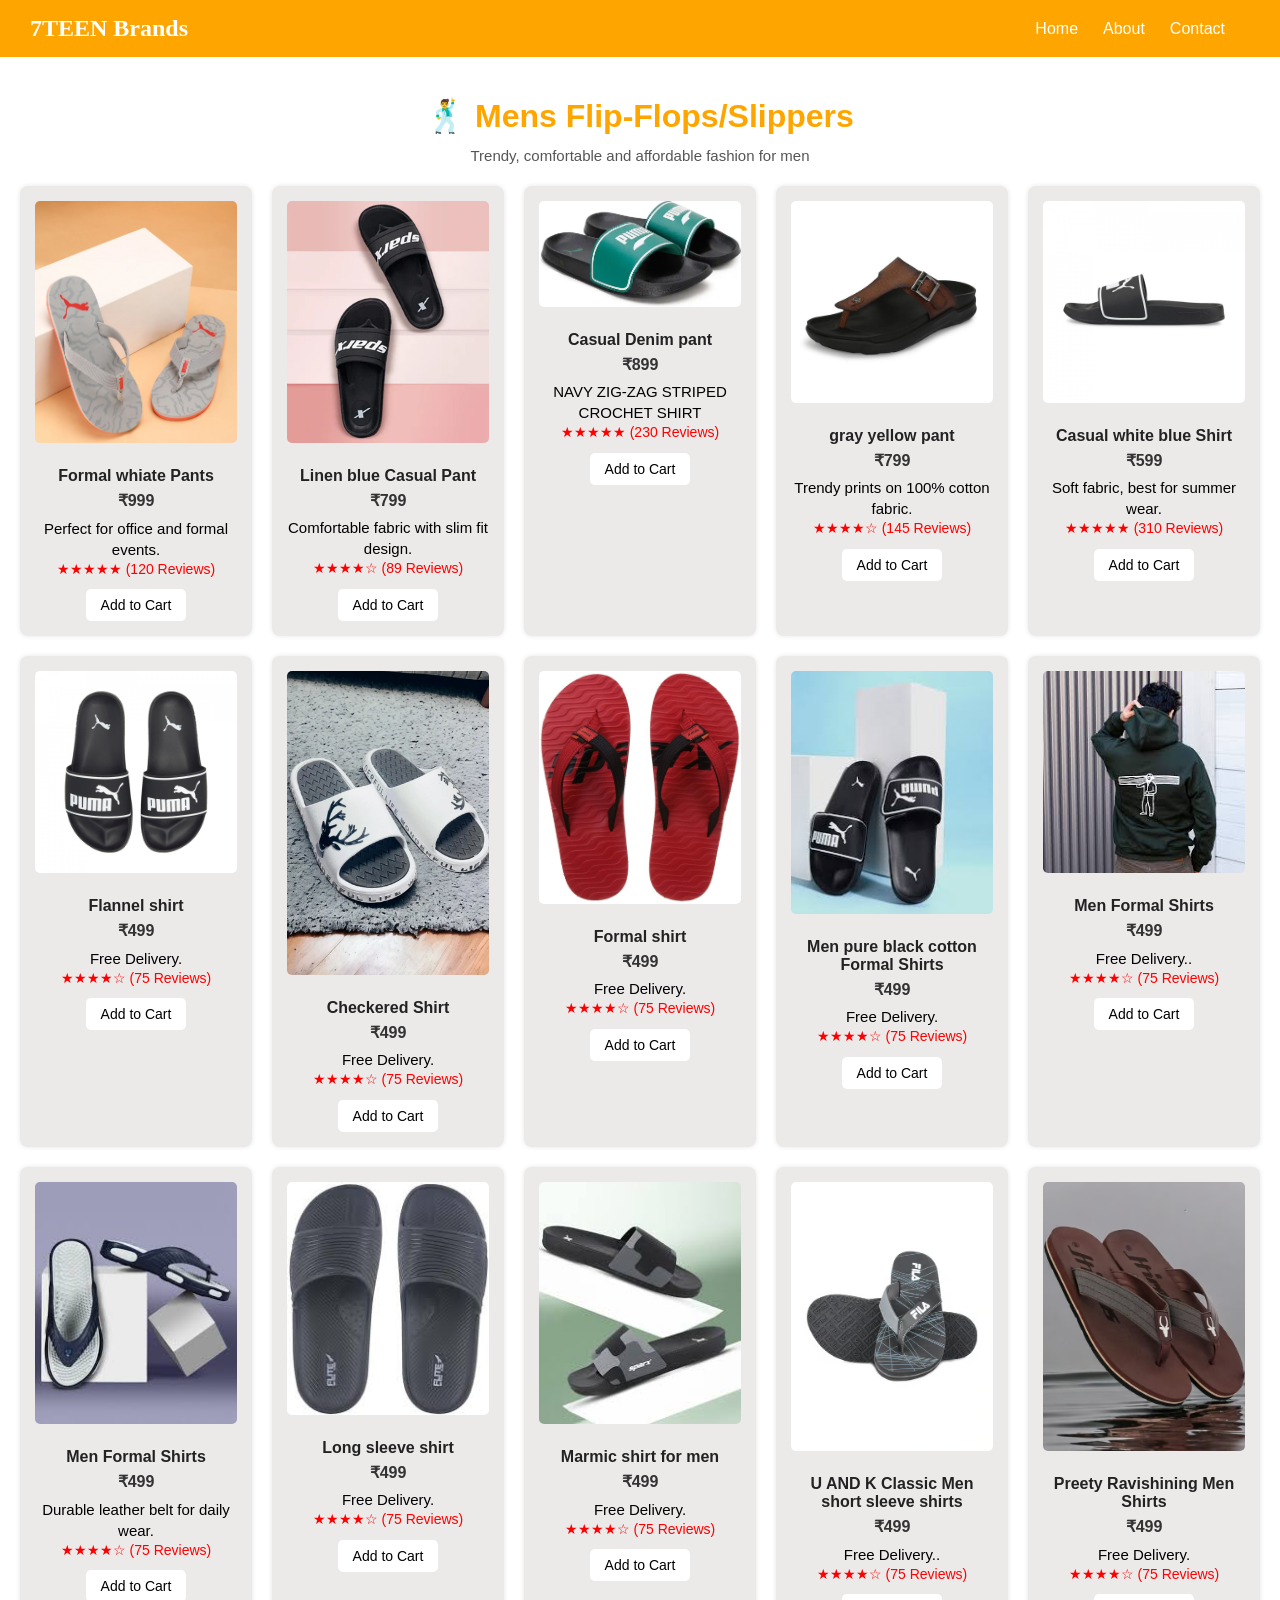
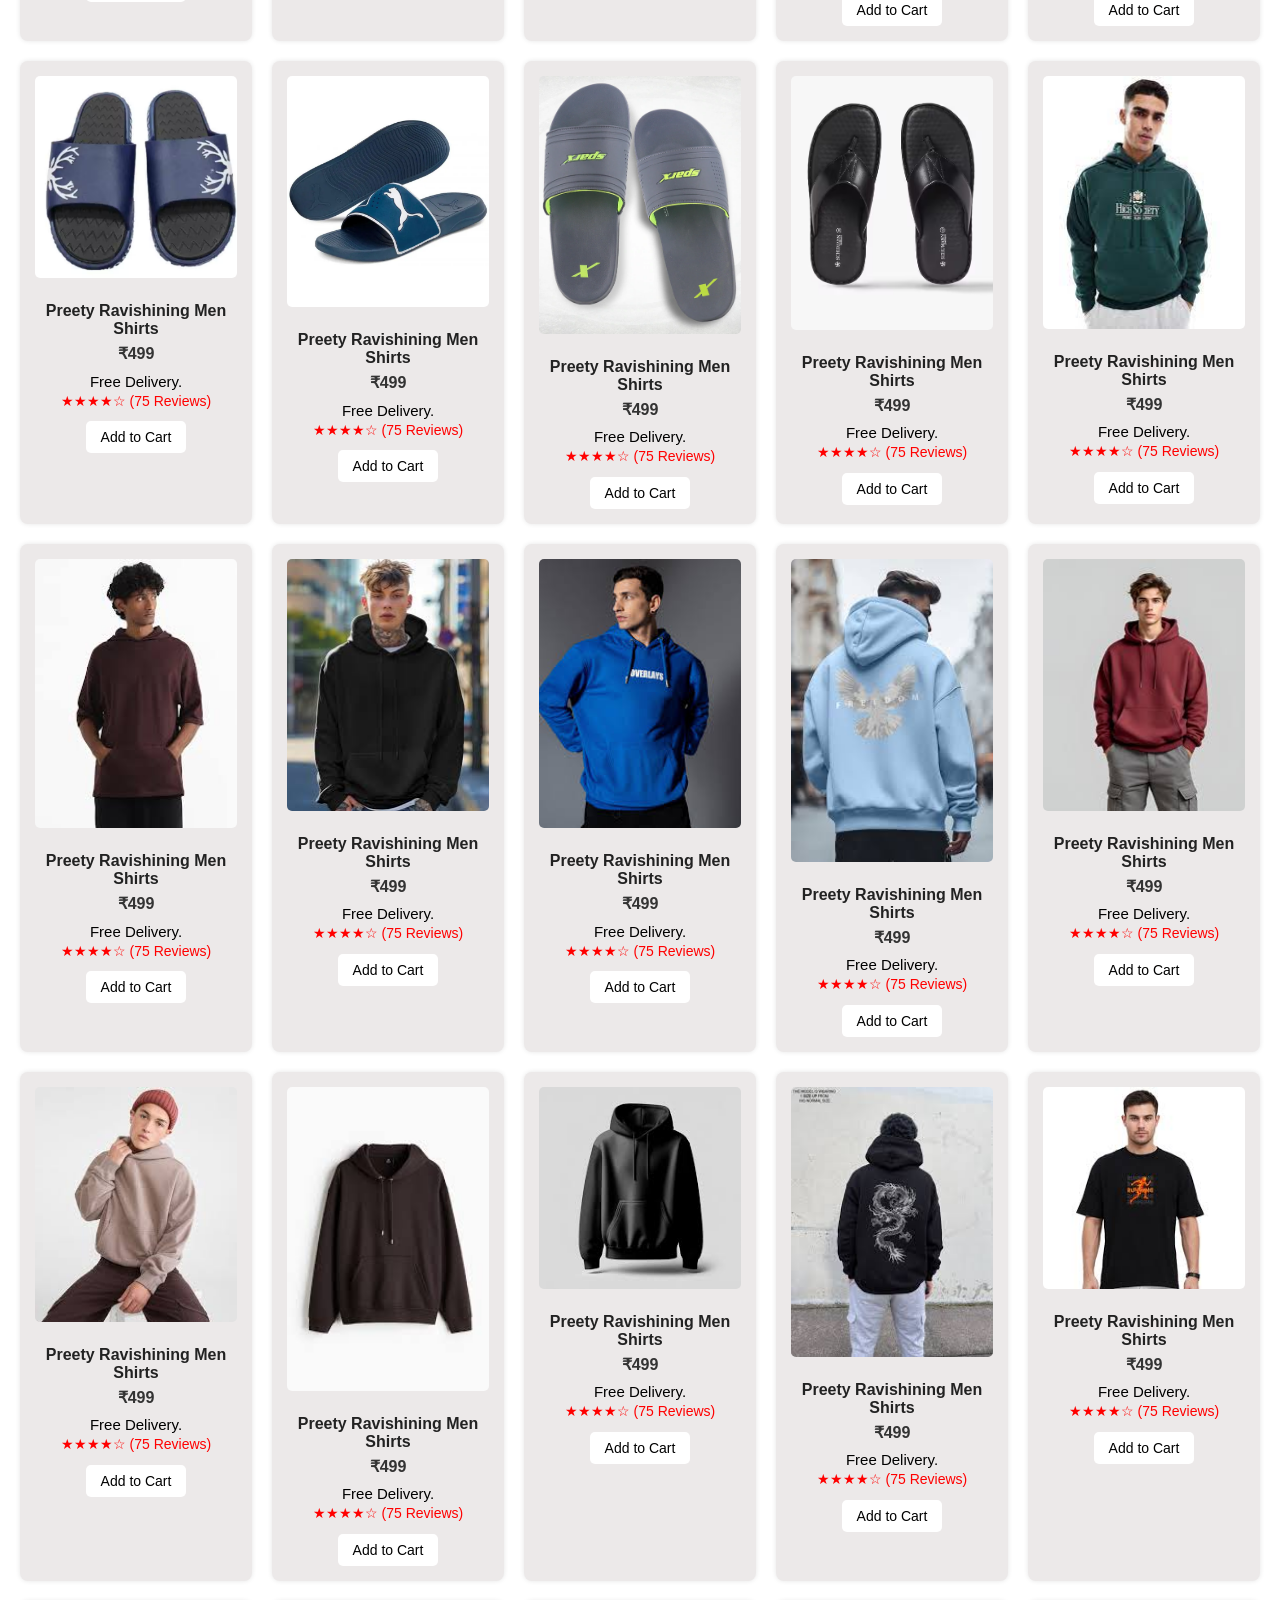
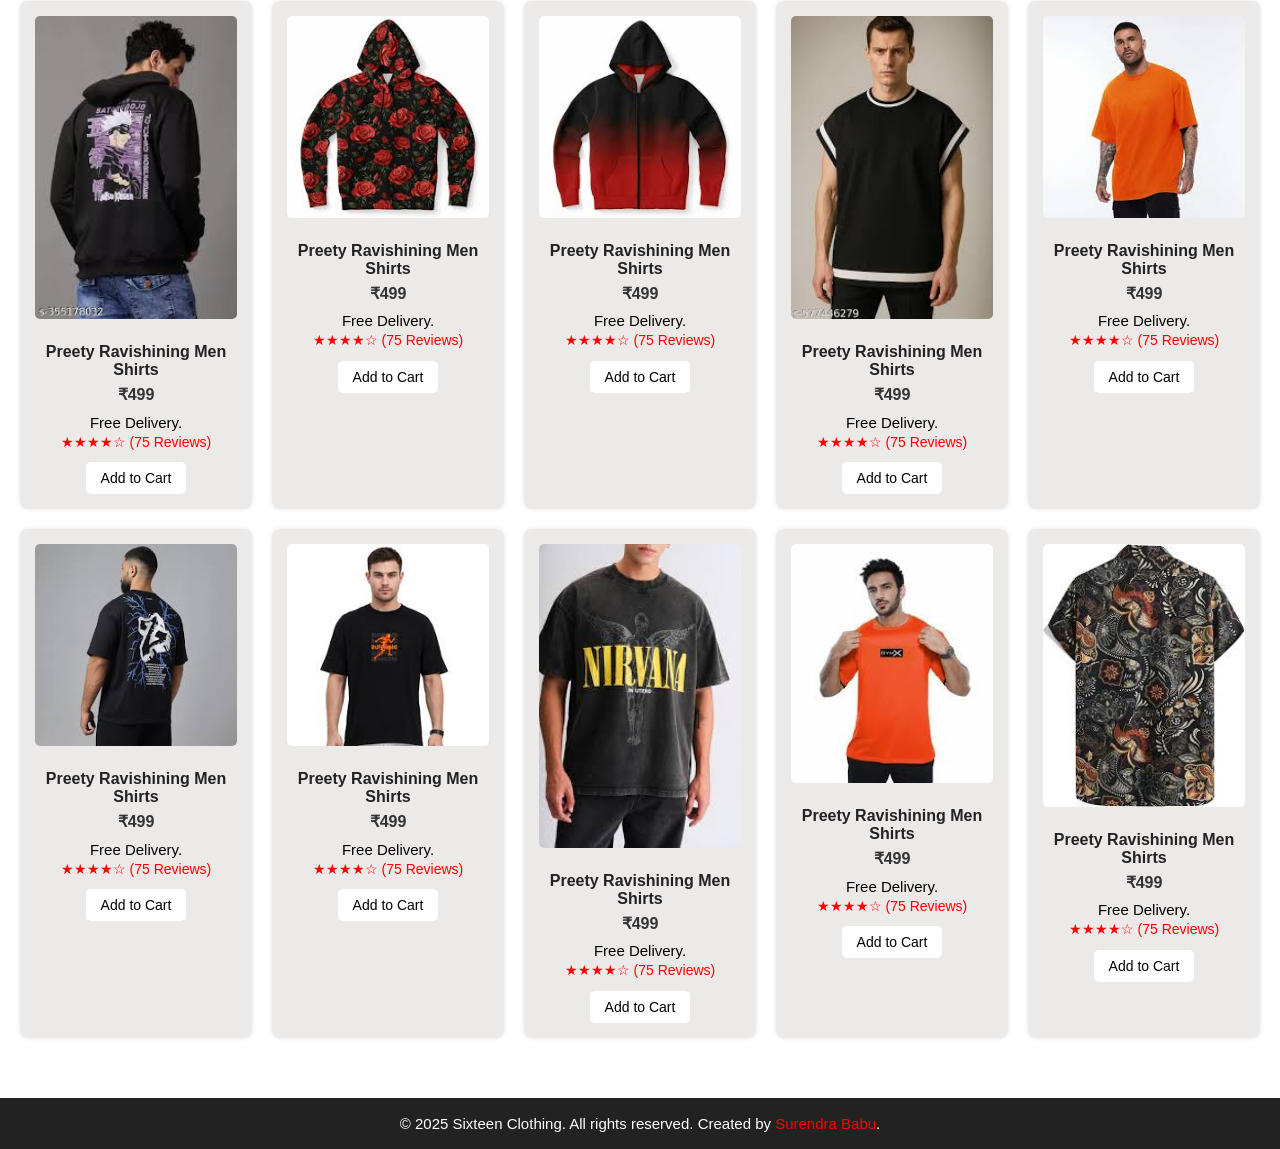
<file: flip-flops.html>
<!DOCTYPE html>
<html lang="en">

<head>
  <meta charset="UTF-8">
  <meta name="viewport" content="width=device-width, initial-scale=1.0">
  <title>MENS-Woodies</title>
  <link rel="stylesheet" href="./,mens.css">
  <link rel="icon" type="image/x-icon" href="./Project images/logo.png">
</head>

<body>
  <!-- Navbar -->
  <!-- Navbar -->
  <nav class="navbar">
    <div class="logo"><a href="./about.html">7TEEN Brands</a></div>

    <!-- Hamburger Menu Button -->
    <div class="menu-toggle" id="menu-toggle">
      ☰
    </div>

    <ul class="nav-links" id="nav-links">
      <li><a href="./index.html">Home</a></li>
      <!-- <li><a href="./ourproducts.html">Products</a></li> -->
      <li><a href="./about.html">About</a></li>
      <li><a href="./touch.html">Contact</a></li>
      <li>
        <!-- <select class="nav-select" id="nav-select">
          <option><a href="./shoes.html">Shoes</a></option>
          <option><a href="./mens.html">Men</option>
          <option>Women</option>
          <option>Kids</option>
        </select> -->
      </li>
    </ul>
  </nav>
  <h1>🕺 Mens Flip-Flops/Slippers</h1>
  <p style="text-align:center; color:#555;">Trendy, comfortable and affordable fashion for men</p>

  <!-- Product Grid -->
  <div class="product-grid">

    <div class="product-card">
      <img src="./Flip-flops/-original-imagkb7uhmgmhzxa.webp" tittle="white formal">
      <h3>Formal whiate Pants</h3>
      <p class="price">₹999</p>
      <p>Perfect for office and formal events.</p>
      <p class="review">★★★★★ (120 Reviews)</p>
      <button class="cart-btn">Add to Cart</button>
    </div>

    <div class="product-card">
      <img src="./Flip-flops/-original-imagtg6zefthqrcv.webp" alt="Shirts & Pants">
      <h3>Linen blue Casual Pant</h3>
      <p class="price">₹799</p>
      <p>Comfortable fabric with slim fit design.</p>
      <p class="review">★★★★☆ (89 Reviews)</p>
      <button class="cart-btn">Add to Cart</button>
    </div>

    <div class="product-card">
      <img src="./Flip-flops/3-385693-puma-verdant-green-white-black-original-imaghyay4ku4xewv.webp" alt="Casual Wear">
      <h3>Casual Denim pant</h3>
      <p class="price">₹899</p>
      <p>NAVY ZIG-ZAG STRIPED CROCHET SHIRT</p>
      <p class="review">★★★★★ (230 Reviews)</p>
      <button class="cart-btn">Add to Cart</button>
    </div>

    <div class="product-card">
      <img src="./Flip-flops/411vHzq0ZkL._UY1000_.jpg">
      <h3>gray yellow pant</h3>
      <p class="price">₹799</p>
      <p>Trendy prints on 100% cotton fabric.</p>
      <p class="review">★★★★☆ (145 Reviews)</p>
      <button class="cart-btn">Add to Cart</button>
    </div>

    <div class="product-card">
      <img src="./Flip-flops/651bf8306dd2aPUM-384434_pum-384434-01_side_view_01 (1).jpg" alt="Casual T-Shirt">
      <h3>Casual white blue Shirt</h3>
      <p class="price">₹599</p>
      <p>Soft fabric, best for summer wear.</p>
      <p class="review">★★★★★ (310 Reviews)</p>
      <button class="cart-btn">Add to Cart</button>
    </div>

    <div class="product-card">
      <img src="./Flip-flops/651bf83070bfePUM-384434_pum-384434-01_side_view_04.jpg" alt="Accessories">
      <h3>Flannel shirt </h3>
      <p class="price">₹499</p>
      <p>Free Delivery.</p>
      <p class="review">★★★★☆ (75 Reviews)</p>
      <button class="cart-btn">Add to Cart</button>
    </div>
    <div class="product-card">
      <img src="./Flip-flops/7-flp-779-wht-fabbmate-white-original-imahfjybggnxzgfb.webp" alt="Accessories">
      <h3> Checkered Shirt</h3>
      <p class="price">₹499</p>
      <p>Free Delivery.</p>
      <p class="review">★★★★☆ (75 Reviews)</p>
      <button class="cart-btn">Add to Cart</button>
    </div>
    <div class="product-card">
      <img src="./Flip-flops/71aozYde2SL._UY1000_.jpg" alt="Accessories">
      <h3>Formal shirt</h3>
      <p class="price">₹499</p>
      <p>Free Delivery.</p>
      <p class="review">★★★★☆ (75 Reviews)</p>
      <button class="cart-btn">Add to Cart</button>
    </div>
    <div class="product-card">
      <img src="./Flip-flops/images (1).jpeg" alt="Accessories">
      <h3>Men pure black cotton Formal Shirts</h3>
      <p class="price">₹499</p>
      <p>Free Delivery.</p>
      <p class="review">★★★★☆ (75 Reviews)</p>
      <button class="cart-btn">Add to Cart</button>
    </div>
    <div class="product-card">
      <img src="./mens wear/w11.jpg" alt="Accessories">
      <h3>Men Formal Shirts</h3>
      <p class="price">₹499</p>
      <p>Free Delivery..</p>
      <p class="review">★★★★☆ (75 Reviews)</p>
      <button class="cart-btn">Add to Cart</button>
    </div>
    <div class="product-card">
      <img src="./Flip-flops/images (2).jpeg" alt="Accessories">
      <h3>Men Formal Shirts</h3>
      <p class="price">₹499</p>
      <p>Durable leather belt for daily wear.</p>
      <p class="review">★★★★☆ (75 Reviews)</p>
      <button class="cart-btn">Add to Cart</button>
    </div>
    <div class="product-card">
      <img src="./Flip-flops/images (3).jpeg" alt="Accessories">
      <h3>Long sleeve shirt</h3>
      <p class="price">₹499</p>
      <p>Free Delivery.</p>
      <p class="review">★★★★☆ (75 Reviews)</p>
      <button class="cart-btn">Add to Cart</button>
    </div>
    <div class="product-card">
      <img src="./Flip-flops/images.jpeg" alt="Accessories">
      <h3>Marmic shirt for men</h3>
      <p class="price">₹499</p>
      <p>Free Delivery.</p>
      <p class="review">★★★★☆ (75 Reviews)</p>
      <button class="cart-btn">Add to Cart</button>
    </div>
    <div class="product-card">
      <img src="./Flip-flops/MP000000007734695_437Wx649H_20200916201341.avif" alt="Accessories">
      <h3>U AND K Classic Men short sleeve shirts</h3>
      <p class="price">₹499</p>
      <p>Free Delivery..</p>
      <p class="review">★★★★☆ (75 Reviews)</p>
      <button class="cart-btn">Add to Cart</button>
    </div>
    <div class="product-card">
      <img src="./Flip-flops/MP000000025393045_437Wx649H_202502152342541.avif" alt="Accessories">
      <h3>Preety Ravishining Men Shirts</h3>
      <p class="price">₹499</p>
      <p>Free Delivery.</p>
      <p class="review">★★★★☆ (75 Reviews)</p>
      <button class="cart-btn">Add to Cart</button>
    </div>
    <div class="product-card">
      <img src="./Flip-flops/mtc1mti2mzy3oa-1751263678-yqfqz1oj.avif" alt="Accessories">
      <h3>Preety Ravishining Men Shirts</h3>
      <p class="price">₹499</p>
      <p>Free Delivery.</p>
      <p class="review">★★★★☆ (75 Reviews)</p>
      <button class="cart-btn">Add to Cart</button>
    </div>
    <div class="product-card">
      <img src="./Flip-flops/puma-flip-flop-popcat-20-ts-blue.webp" alt="Accessories">
      <h3>Preety Ravishining Men Shirts</h3>
      <p class="price">₹499</p>
      <p>Free Delivery.</p>
      <p class="review">★★★★☆ (75 Reviews)</p>
      <button class="cart-btn">Add to Cart</button>
    </div>
    <div class="product-card">
      <img src="./Flip-flops/sparx-grey-flip-flops-slides-men-sfg-144-for-men-product-images-rv6gipjegf-0-202402272308.webp" alt="Accessories">
      <h3>Preety Ravishining Men Shirts</h3>
      <p class="price">₹499</p>
      <p>Free Delivery.</p>
      <p class="review">★★★★☆ (75 Reviews)</p>
      <button class="cart-btn">Add to Cart</button>
    </div>
<div class="product-card">
      <img src="./Flip-flops/schumann_black_thong-strap_slip-on_sandals.avif" alt="Accessories">
      <h3>Preety Ravishining Men Shirts</h3>
      <p class="price">₹499</p>
      <p>Free Delivery.</p>
      <p class="review">★★★★☆ (75 Reviews)</p>
      <button class="cart-btn">Add to Cart</button>
    </div>
<div class="product-card">
      <img src="./mens wear/w22.jpg" alt="Accessories">
      <h3>Preety Ravishining Men Shirts</h3>
      <p class="price">₹499</p>
      <p>Free Delivery.</p>
      <p class="review">★★★★☆ (75 Reviews)</p>
      <button class="cart-btn">Add to Cart</button>
    </div>
<div class="product-card">
      <img src="./mens wear/w24.jpg" alt="Accessories">
      <h3>Preety Ravishining Men Shirts</h3>
      <p class="price">₹499</p>
      <p>Free Delivery.</p>
      <p class="review">★★★★☆ (75 Reviews)</p>
      <button class="cart-btn">Add to Cart</button>
    </div>
<div class="product-card">
      <img src="./mens wear/w25.jpg" alt="Accessories">
      <h3>Preety Ravishining Men Shirts</h3>
      <p class="price">₹499</p>
      <p>Free Delivery.</p>
      <p class="review">★★★★☆ (75 Reviews)</p>
      <button class="cart-btn">Add to Cart</button>
    </div>
<div class="product-card">
      <img src="./mens wear/w26.jpg" alt="Accessories">
      <h3>Preety Ravishining Men Shirts</h3>
      <p class="price">₹499</p>
      <p>Free Delivery.</p>
      <p class="review">★★★★☆ (75 Reviews)</p>
      <button class="cart-btn">Add to Cart</button>
    </div>
<div class="product-card">
      <img src="./mens wear/w27.jpg" alt="Accessories">
      <h3>Preety Ravishining Men Shirts</h3>
      <p class="price">₹499</p>
      <p>Free Delivery.</p>
      <p class="review">★★★★☆ (75 Reviews)</p>
      <button class="cart-btn">Add to Cart</button>
    </div>
<div class="product-card">
      <img src="./mens wear/w28.jpg" alt="Accessories">
      <h3>Preety Ravishining Men Shirts</h3>
      <p class="price">₹499</p>
      <p>Free Delivery.</p>
      <p class="review">★★★★☆ (75 Reviews)</p>
      <button class="cart-btn">Add to Cart</button>
    </div>
<div class="product-card">
      <img src="./mens wear/w29.jpg" alt="Accessories">
      <h3>Preety Ravishining Men Shirts</h3>
      <p class="price">₹499</p>
      <p>Free Delivery.</p>
      <p class="review">★★★★☆ (75 Reviews)</p>
      <button class="cart-btn">Add to Cart</button>
    </div>
    <div class="product-card">
      <img src="./mens wear/w30.jpg" alt="Accessories">
      <h3>Preety Ravishining Men Shirts</h3>
      <p class="price">₹499</p>
      <p>Free Delivery.</p>
      <p class="review">★★★★☆ (75 Reviews)</p>
      <button class="cart-btn">Add to Cart</button>
    </div>
    <div class="product-card">
      <img src="./mens wear/w34.jpg" alt="Accessories">
      <h3>Preety Ravishining Men Shirts</h3>
      <p class="price">₹499</p>
      <p>Free Delivery.</p>
      <p class="review">★★★★☆ (75 Reviews)</p>
      <button class="cart-btn">Add to Cart</button>
    </div>
    <div class="product-card">
      <img src="./mens wear/w35.jpg" alt="Accessories">
      <h3>Preety Ravishining Men Shirts</h3>
      <p class="price">₹499</p>
      <p>Free Delivery.</p>
      <p class="review">★★★★☆ (75 Reviews)</p>
      <button class="cart-btn">Add to Cart</button>
    </div>
    <div class="product-card">
      <img src="./mens wear/t36.jpg" alt="Accessories">
      <h3>Preety Ravishining Men Shirts</h3>
      <p class="price">₹499</p>
      <p>Free Delivery.</p>
      <p class="review">★★★★☆ (75 Reviews)</p>
      <button class="cart-btn">Add to Cart</button>
    </div>
    <div class="product-card">
      <img src="./mens wear/w38.jpg" alt="Accessories">
      <h3>Preety Ravishining Men Shirts</h3>
      <p class="price">₹499</p>
      <p>Free Delivery.</p>
      <p class="review">★★★★☆ (75 Reviews)</p>
      <button class="cart-btn">Add to Cart</button>
    </div>
    <div class="product-card">
      <img src="./mens wear/w39.jpg" alt="Accessories">
      <h3>Preety Ravishining Men Shirts</h3>
      <p class="price">₹499</p>
      <p>Free Delivery.</p>
      <p class="review">★★★★☆ (75 Reviews)</p>
      <button class="cart-btn">Add to Cart</button>
    </div>
    <div class="product-card">
      <img src="./mens wear/w40.jpg" alt="Accessories">
      <h3>Preety Ravishining Men Shirts</h3>
      <p class="price">₹499</p>
      <p>Free Delivery.</p>
      <p class="review">★★★★☆ (75 Reviews)</p>
      <button class="cart-btn">Add to Cart</button>
    </div>
    <div class="product-card">
      <img src="./mens wear/t33.jpg" alt="Accessories">
      <h3>Preety Ravishining Men Shirts</h3>
      <p class="price">₹499</p>
      <p>Free Delivery.</p>
      <p class="review">★★★★☆ (75 Reviews)</p>
      <button class="cart-btn">Add to Cart</button>
    </div>
    <div class="product-card">
      <img src="./mens wear/t34.jpg" alt="Accessories">
      <h3>Preety Ravishining Men Shirts</h3>
      <p class="price">₹499</p>
      <p>Free Delivery.</p>
      <p class="review">★★★★☆ (75 Reviews)</p>
      <button class="cart-btn">Add to Cart</button>
    </div>
    <div class="product-card">
      <img src="./mens wear/t35.jpg" alt="Accessories">
      <h3>Preety Ravishining Men Shirts</h3>
      <p class="price">₹499</p>
      <p>Free Delivery.</p>
      <p class="review">★★★★☆ (75 Reviews)</p>
      <button class="cart-btn">Add to Cart</button>
    </div>
    <div class="product-card">
      <img src="./mens wear/t36.jpg" alt="Accessories">
      <h3>Preety Ravishining Men Shirts</h3>
      <p class="price">₹499</p>
      <p>Free Delivery.</p>
      <p class="review">★★★★☆ (75 Reviews)</p>
      <button class="cart-btn">Add to Cart</button>
    </div>
    <div class="product-card">
      <img src="./mens wear/t37.jpg" alt="Accessories">
      <h3>Preety Ravishining Men Shirts</h3>
      <p class="price">₹499</p>
      <p>Free Delivery.</p>
      <p class="review">★★★★☆ (75 Reviews)</p>
      <button class="cart-btn">Add to Cart</button>
    </div>
    <div class="product-card">
      <img src="./mens wear/t38.jpg" alt="Accessories">
      <h3>Preety Ravishining Men Shirts</h3>
      <p class="price">₹499</p>
      <p>Free Delivery.</p>
      <p class="review">★★★★☆ (75 Reviews)</p>
      <button class="cart-btn">Add to Cart</button>
    </div>
    <div class="product-card">
      <img src="./mens wear/t39.jpg" alt="Accessories">
      <h3>Preety Ravishining Men Shirts</h3>
      <p class="price">₹499</p>
      <p>Free Delivery.</p>
      <p class="review">★★★★☆ (75 Reviews)</p>
      <button class="cart-btn">Add to Cart</button>
    </div>


  </div>

  <footer>
    <p>&copy; 2025 Sixteen Clothing. All rights reserved. Created by <span style="color:red;">Surendra Babu</span>.</p>
  </footer>
  <script>
    // Toggle mobile menu
    const menuToggle = document.getElementById('menu-toggle');
    const navLinks = document.getElementById('nav-links');

    menuToggle.addEventListener('click', () => {
      navLinks.classList.toggle('active');
    });
  </script>

</body>

</html>
</file>
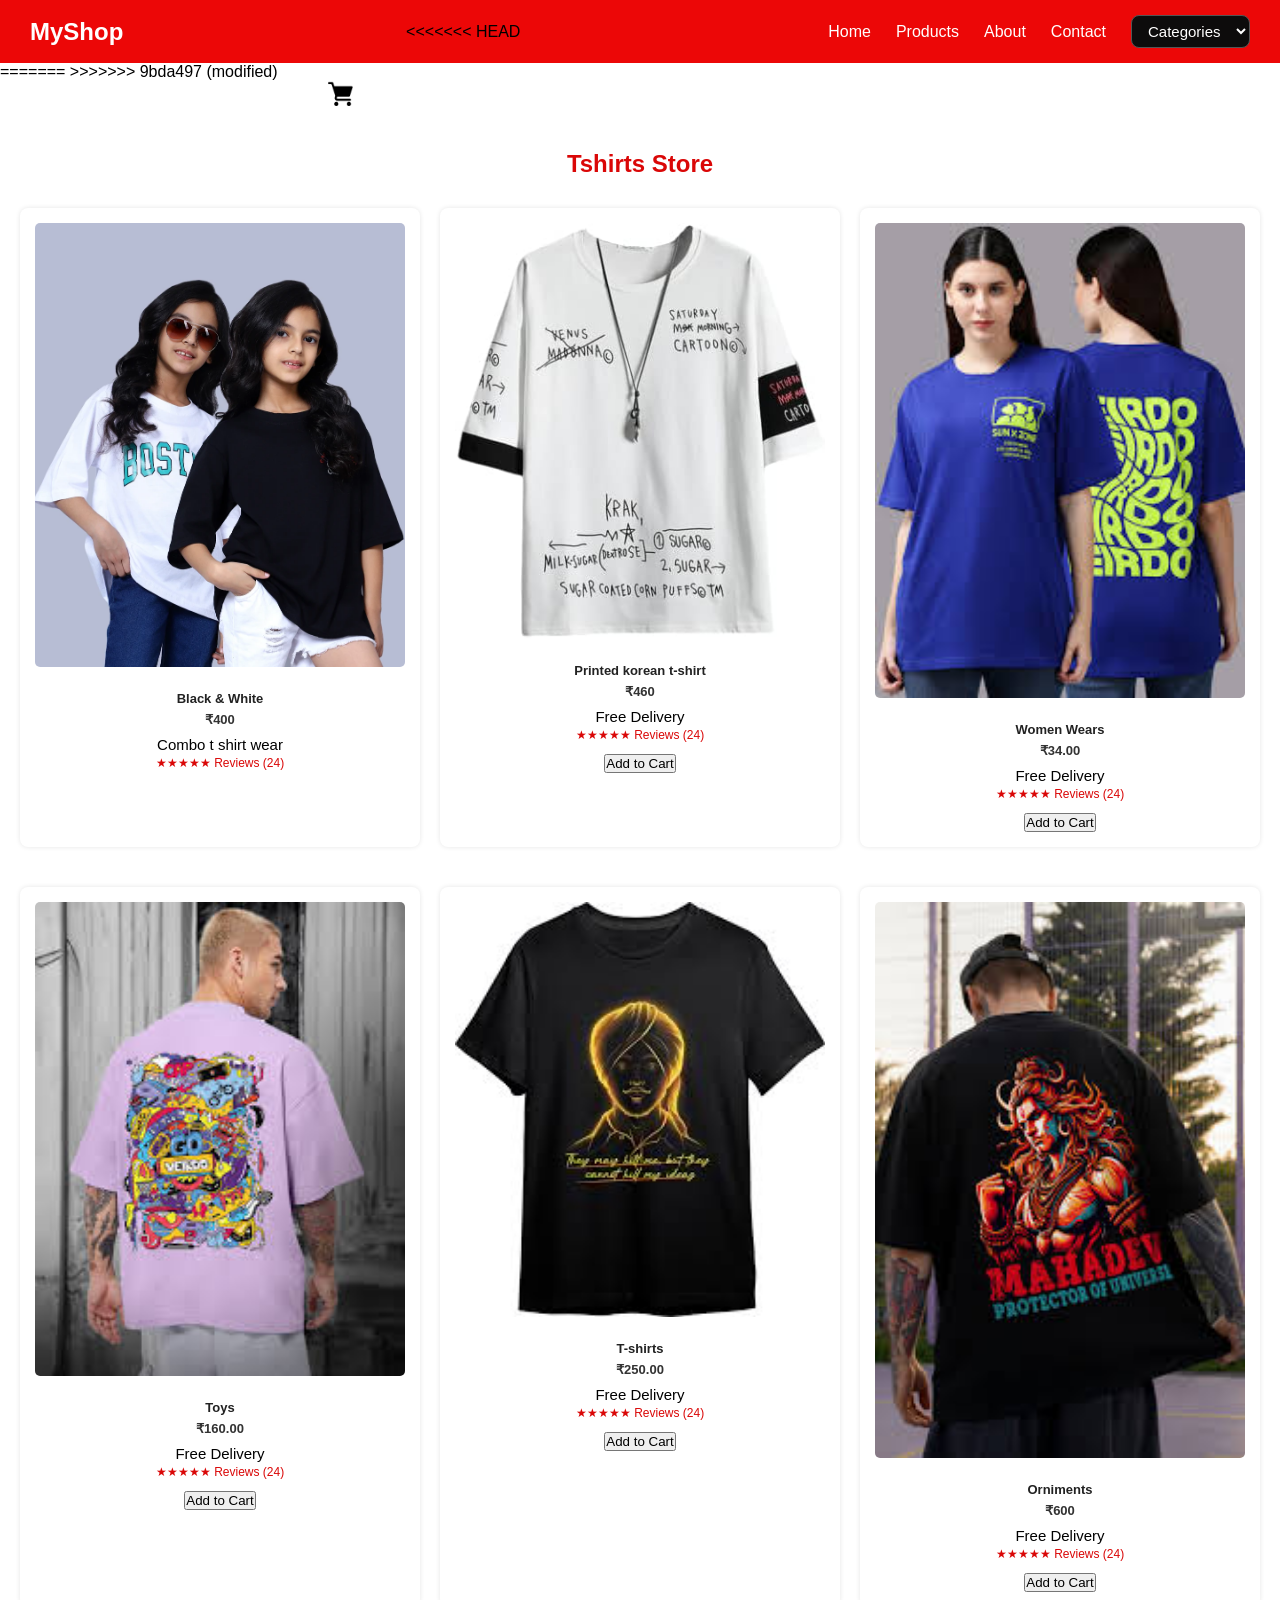
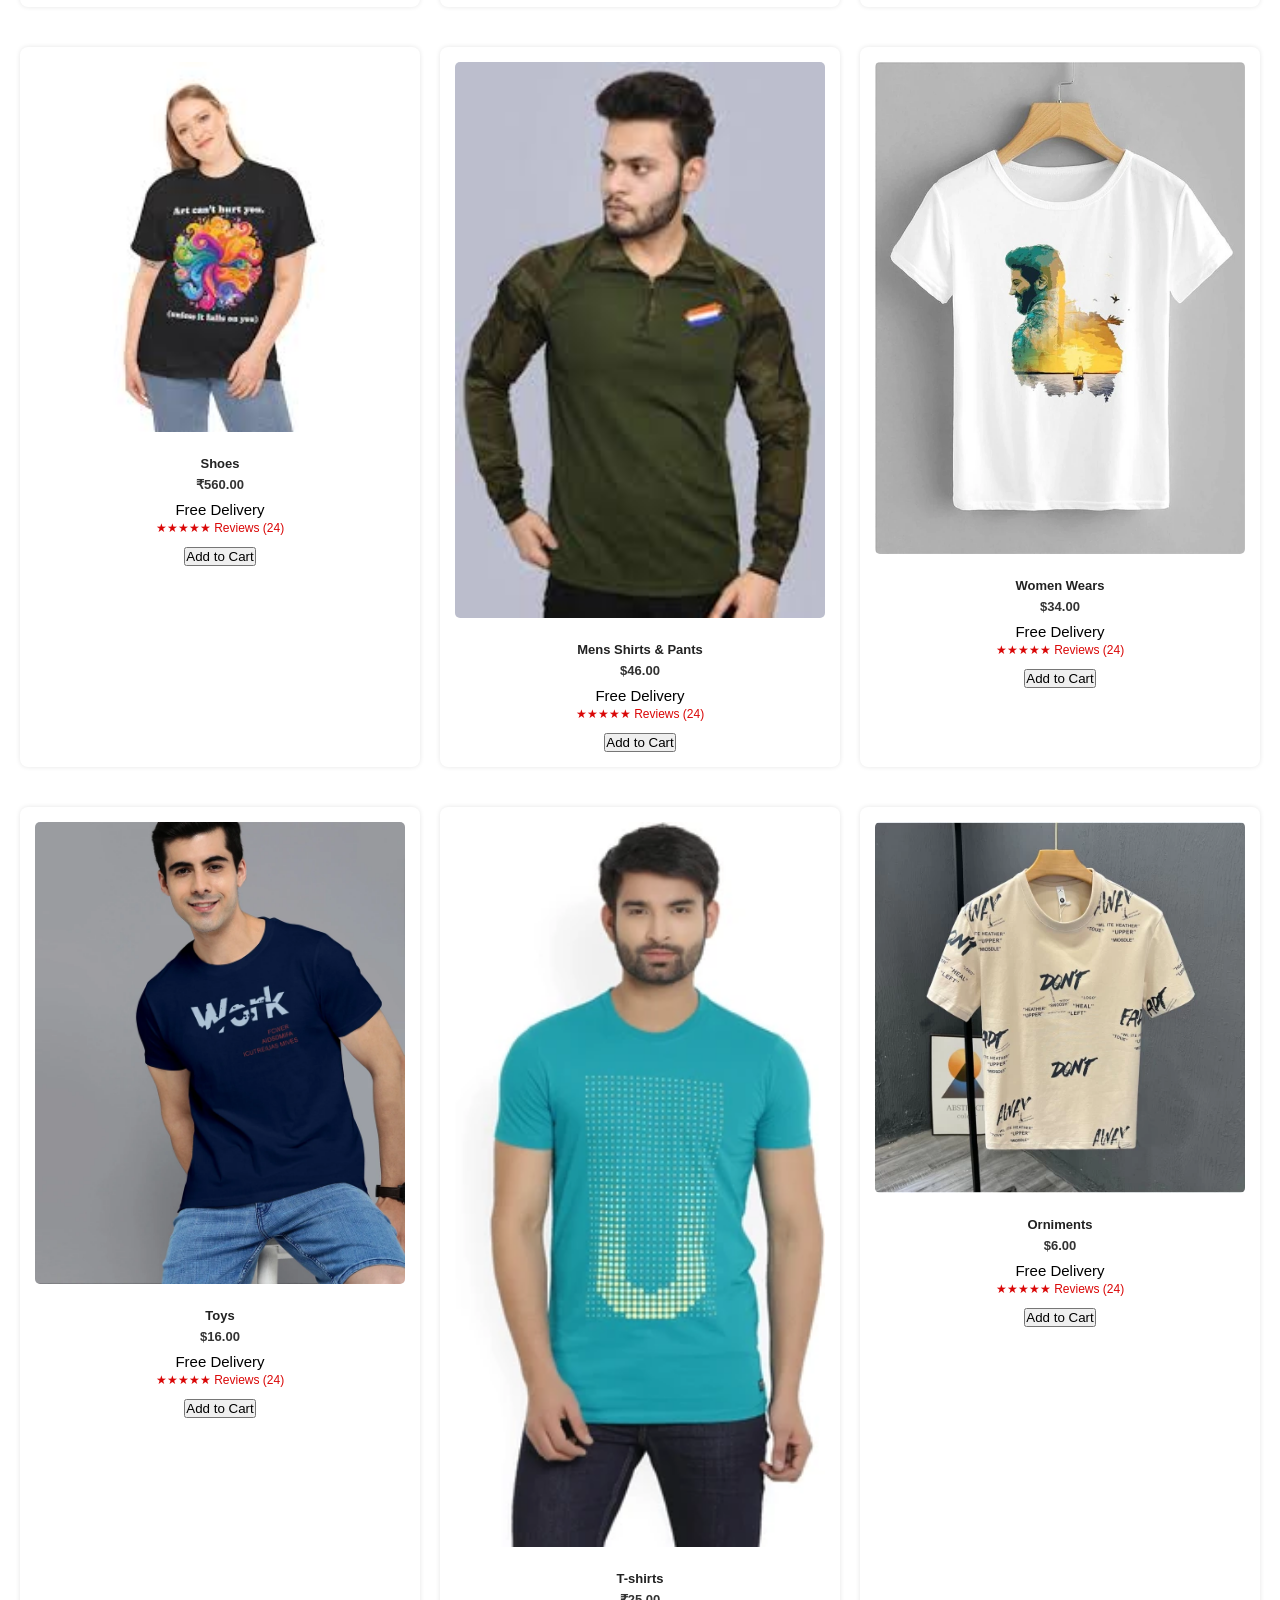
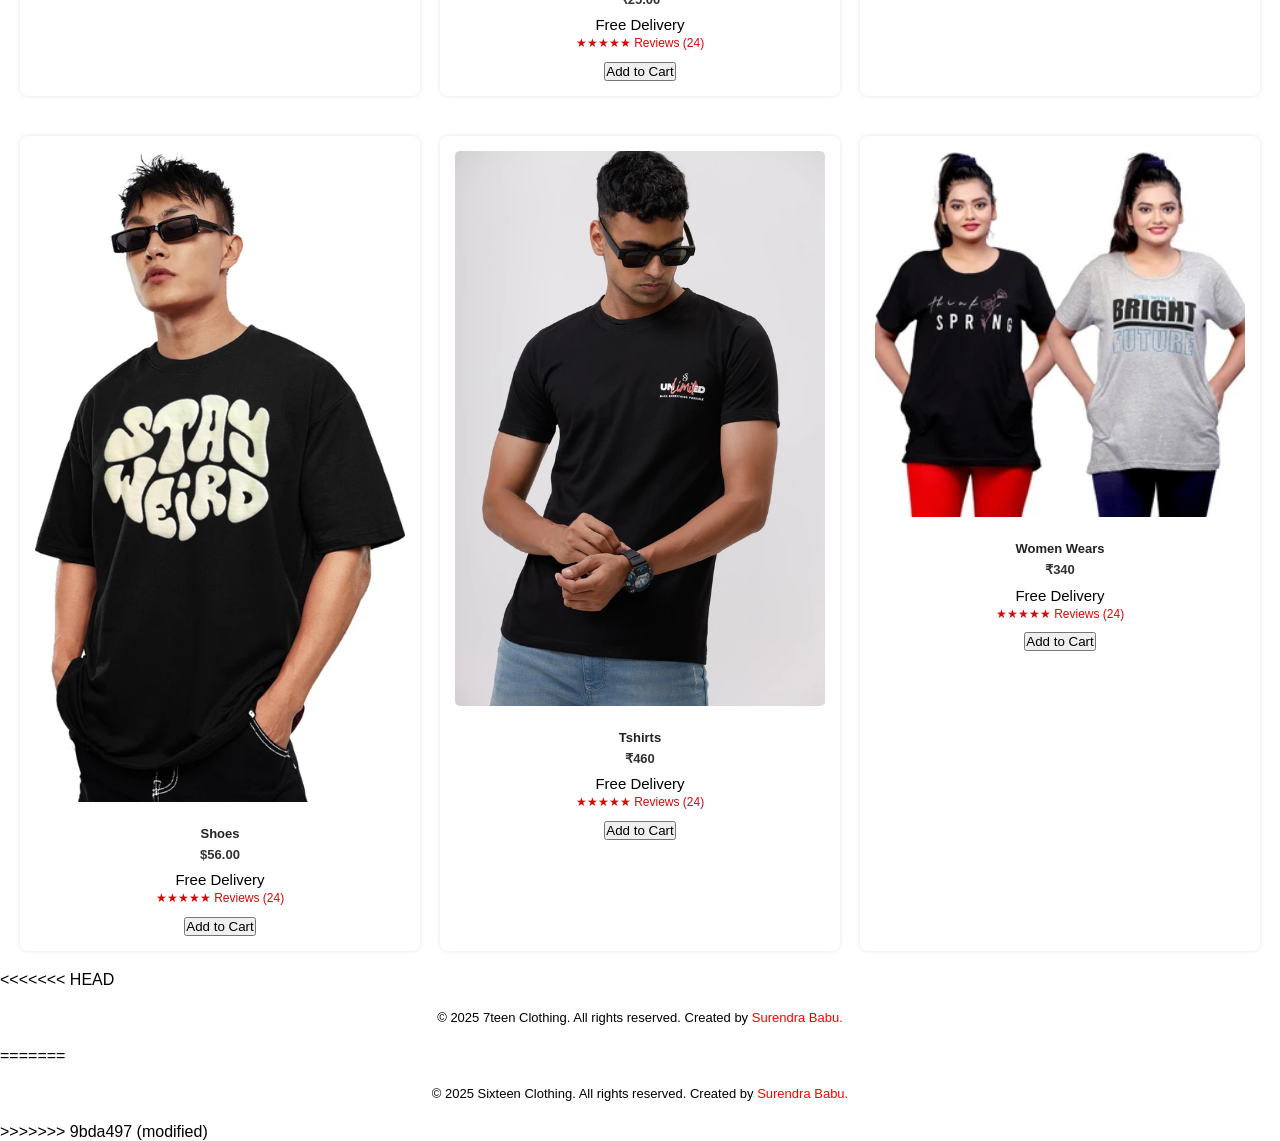
<file: jacket.html>
<!DOCTYPE html>
<html lang="en">

<head>
    <meta charset="UTF-8">
    <meta name="viewport" content="width=device-width, initial-scale=1.0">
    <title>Jacket-Wear</title>
    <link rel="stylesheet" href="kacket.css">
    <link rel="icon" type="image/x-icon" href="./Project images/logo.png">
</head>

<body>
    <!-- Navbar -->
    <!-- Navbar -->
    <nav class="navbar">
        <div class="logo"><a href="#">MyShop</a></div>

<<<<<<< HEAD
  <ul class="nav-links" id="nav-links">
    <li><a href="./index.html">Home</a></li>
    <li><a href="./ourproducts.html">Products</a></li>
    <li><a href="./about.html">About</a></li>
    <li><a href="./touch.html">Contact</a></li>
    <li>
      <select class="nav-select">
        <option>Categories</option>
        <option>Men</option>
        <option>Women</option>
        <option>Kids</option>
      </select>
    </li>
  </ul>
</nav>
=======
        <!-- Hamburger Menu Button -->
        <div class="menu-toggle" id="menu-toggle">
            ☰
        </div>
>>>>>>> 9bda497 (modified)

        <ul class="nav-links" id="nav-links">
            <li><a href="./index.html">Home</a></li>
            <li><a href="#">Products</a></li>
            <li><a href="#">About</a></li>
            <li><a href="#">Contact</a></li>
              <li>
          <a href="./cart.html">
            <img src="./Project images/grocery-store.png" width="25" class="log" alt="cart">
            <ul id="cart-items"></ul>
        
          </a>
        </li>
        </ul>
    </nav>

    <h2 style="text-align: center; red;">Tshirts Store</h2>
    <div class="cards1">
        <div class="top-cards">
            <a href="./shoes.html">
                <img src="./tshirts/12-13-years-girl-501-white-503-black-nick-and-jones-original-imagrptytgefvqwz.webp"
                    alt=""></a>
            <h3>Black & White</h3>
            <p class="price">₹400</p>
            <p>Combo t shirt wear</p>
            <p class="review">★★★★★ Reviews (24)</p>
        </div>
        <div class="top-cards">
            <img src="./tshirts/41vPiUrd9bL._AC_.jpg" alt="">
            <h3>Printed korean t-shirt</h3>
            <p class="price">₹460</p>
            <p>Free Delivery</p>
            <p class="review">★★★★★ Reviews (24)</p>
            <button class="cart-btn">Add to Cart</button>
        </div>
        <div class="top-cards">
            <img src="./tshirts/images (2).jpeg" alt="">
            <h3>Women Wears</h3>
            <p class="price">₹34.00</p>
            <p>Free Delivery</p>
            <p class="review">★★★★★ Reviews (24)</p> 
            <button class="cart-btn">Add to Cart</button>
        </div>
    </div>

    <div class="cards2">
        <div class="bottom-cards">
            <img src="./tshirts/images (3).jpeg" alt="">
            <h3>Toys</h3>
            <p class="price">₹160.00</p>
            <p>Free Delivery</p>
            <p class="review">★★★★★ Reviews (24)</p> 
            <button class="cart-btn">Add to Cart</button>
        </div>
        <div class="bottom-cards">
            <img src="./tshirts/images (6).jpeg" alt="">
            <h3>T-shirts</h3>
            <p class="price">₹250.00</p>
            <p>Free Delivery</p>
            <p class="review">★★★★★ Reviews (24)</p> 
            <button class="cart-btn">Add to Cart</button>
        </div>
        <div class="bottom-cards">
            <img src="./tshirts/images (9).jpeg" alt="">
            <h3>Orniments</h3>
            <p class="price">₹600</p>
            <p>Free Delivery</p>
            <p class="review">★★★★★ Reviews (24)</p> 
            <button class="cart-btn">Add to Cart</button>
        </div>
    </div>

    <div class="cards1">
        <div class="top-cards">
            <img src="./tshirts/images (5).jpeg" alt="">
            <h3>Shoes</h3>
            <p class="price">₹560.00</p>
            <p>Free Delivery</p>
            <p class="review">★★★★★ Reviews (24)</p> 
            <button class="cart-btn">Add to Cart</button>
        </div>
        <div class="top-cards">
            <img src="./tshirts/images.jpeg" alt="">
            <h3>Mens Shirts & Pants</h3>
            <p class="price">$46.00</p>
            <p>Free Delivery</p>
            <p class="review">★★★★★ Reviews (24)</p> 
            <button class="cart-btn">Add to Cart</button>
        </div>
        <div class="top-cards">
            <img src="./tshirts/l-tshirt-t1257-hamsamart-com-original-imaggays6k69ykzn.webp" alt="">
            <h3>Women Wears</h3>
            <p class="price">$34.00</p>
            <p>Free Delivery</p>
            <p class="review">★★★★★ Reviews (24)</p> 
            <button class="cart-btn">Add to Cart</button>
        </div>
    </div>

    <div class="cards2">
        <div class="bottom-cards">
            <img src="./tshirts/m-mens-lycra-cotton-navy-blue-t-shirt-riglozi-original-imagnf68pnjvugth.webp" alt="">
            <h3>Toys</h3>
            <p class="price">$16.00</p>
            <p>Free Delivery</p>
            <p class="review">★★★★★ Reviews (24)</p> 
            <button class="cart-btn">Add to Cart</button>
        </div>
        <div class="bottom-cards">
            <img src="./tshirts/m-jkc318006711mediumbluesolid-peter-england-university-original-imaffc9wsxxhnkhy.webp"
                alt="">
            <h3>T-shirts</h3>
            <p class="price">₹25.00</p>
            <p>Free Delivery</p>
            <p class="review">★★★★★ Reviews (24)</p> 
            <button class="cart-btn">Add to Cart</button>
        </div>
        <div class="bottom-cards">
            <img src="./tshirts/m-tx-1-sti-original-imah7uuwkhqwpuhe.webp" alt="">
            <h3>Orniments</h3>
            <p class="price">$6.00</p>
            <p>Free Delivery</p>
            <p class="review">★★★★★ Reviews (24)</p> 
            <button class="cart-btn">Add to Cart</button>
        </div>
    </div>

    <div class="cards1">
        <div class="top-cards">
            <img src="./tshirts/s-ost-stw-black-vercetti-original-imagu7vhfehshuuu.webp" alt="">
            <h3>Shoes</h3>
            <p class="price">$56.00</p>
            <p>Free Delivery</p>
            <p class="review">★★★★★ Reviews (24)</p> 
            <button class="cart-btn">Add to Cart</button>
        </div>
        <div class="top-cards">
            <img src="./tshirts/xxl-mn-hs-unlimted-black-xxl-urban-envy-original-imahe46thjgdyq5s.webp" alt="">
            <h3>Tshirts</h3>
            <p class="price">₹460</p>
            <p>Free Delivery</p>
            <p class="review">★★★★★ Reviews (24)</p> 
            <button class="cart-btn">Add to Cart</button>
        </div>
        <div class="top-cards">
            <img src="./tshirts/xxl-night-woman-t-shirt-4-exitro-original-imagdhyhy8njadbc.webp" alt="">
            <h3>Women Wears</h3>
            <p class="price">₹340</p>
            <p>Free Delivery</p>
            <p class="review">★★★★★ Reviews (24)</p> 
            <button class="cart-btn">Add to Cart</button>
        </div>
    </div>

<<<<<<< HEAD
    
     <p style="font-size: small; text-align: center; margin: 20px 0;">
    &copy; 2025 7teen Clothing. All rights reserved. Created by <span style="color: red;">Surendra Babu.</span>
  </p>
=======

    <p style="font-size: small; text-align: center; margin: 20px 0;">
        &copy; 2025 Sixteen Clothing. All rights reserved. Created by <span style="color: red;">Surendra Babu.</span>
    </p>
>>>>>>> 9bda497 (modified)
    <script>
        // Toggle mobile menu
        const menuToggle = document.getElementById('menu-toggle');
        const navLinks = document.getElementById('nav-links');

        menuToggle.addEventListener('click', () => {
            navLinks.classList.toggle('active');
        });
    </script>
</body>

</html>
</file>
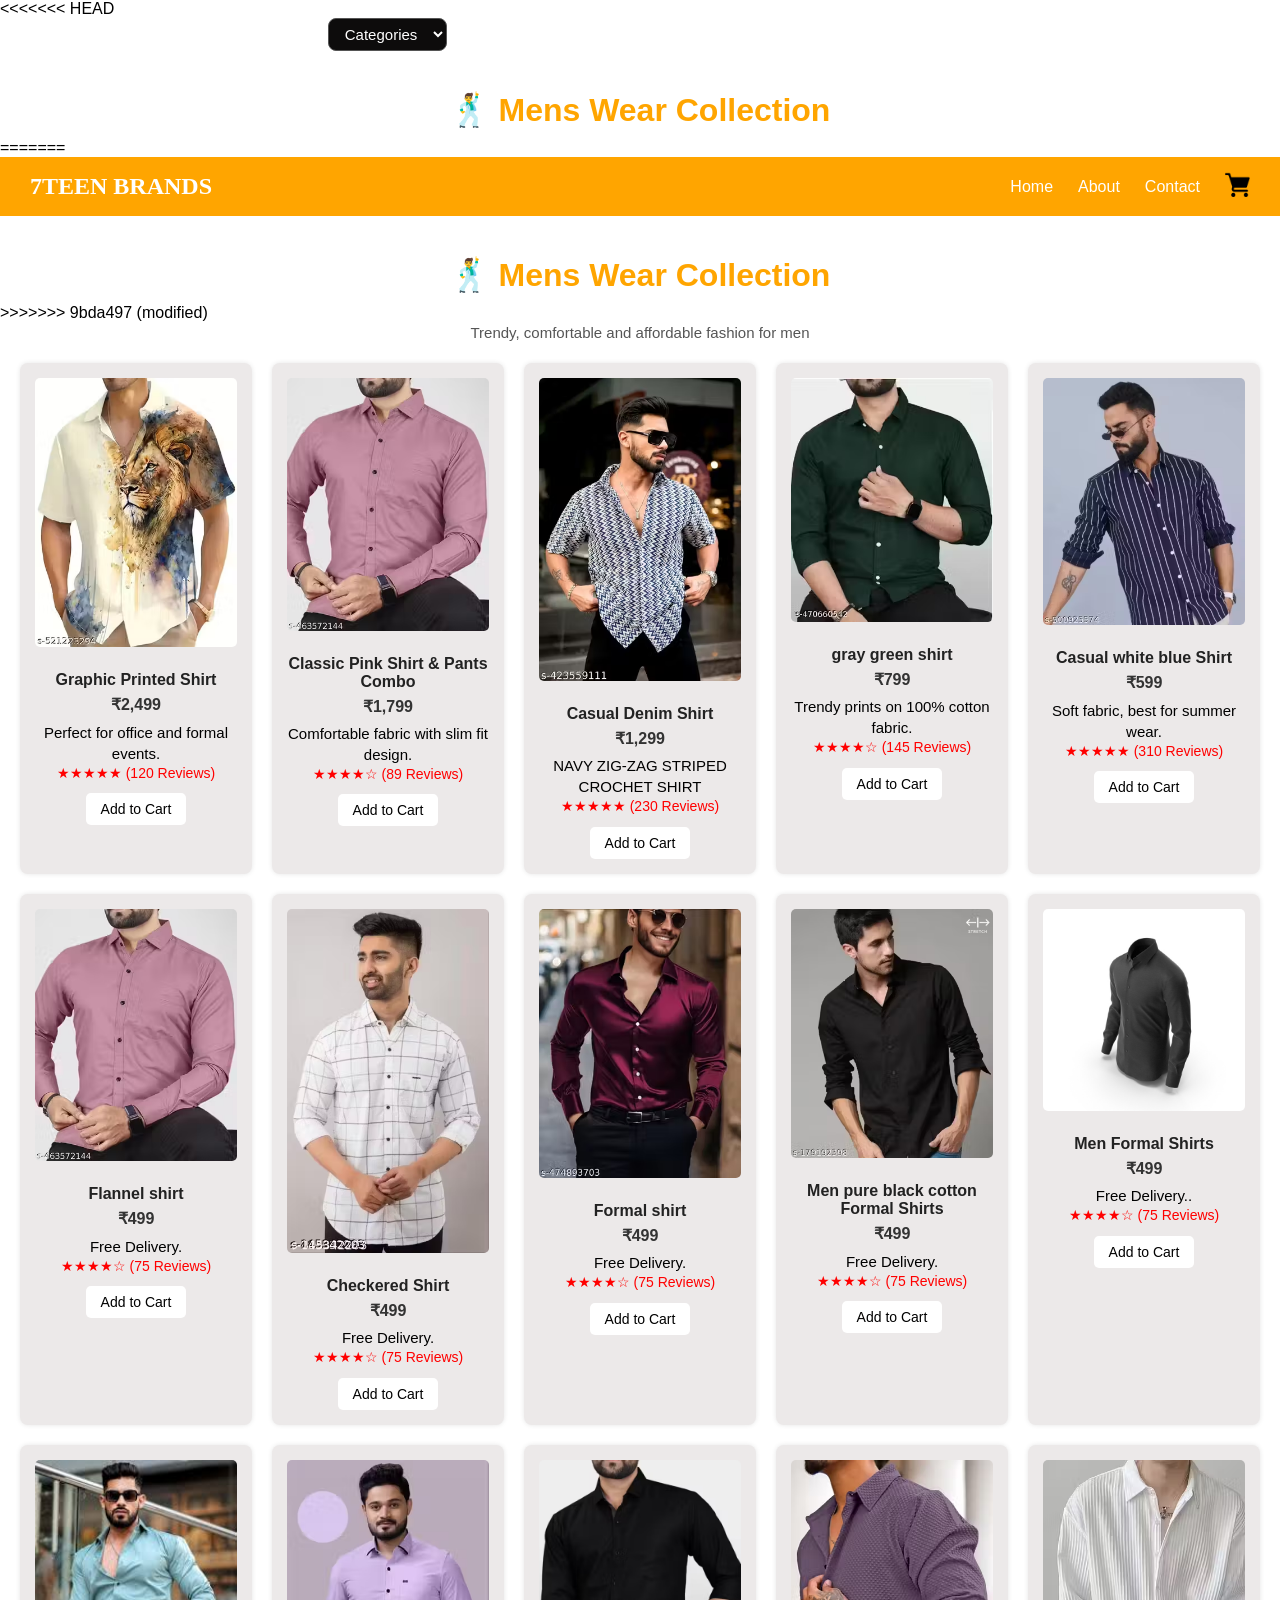
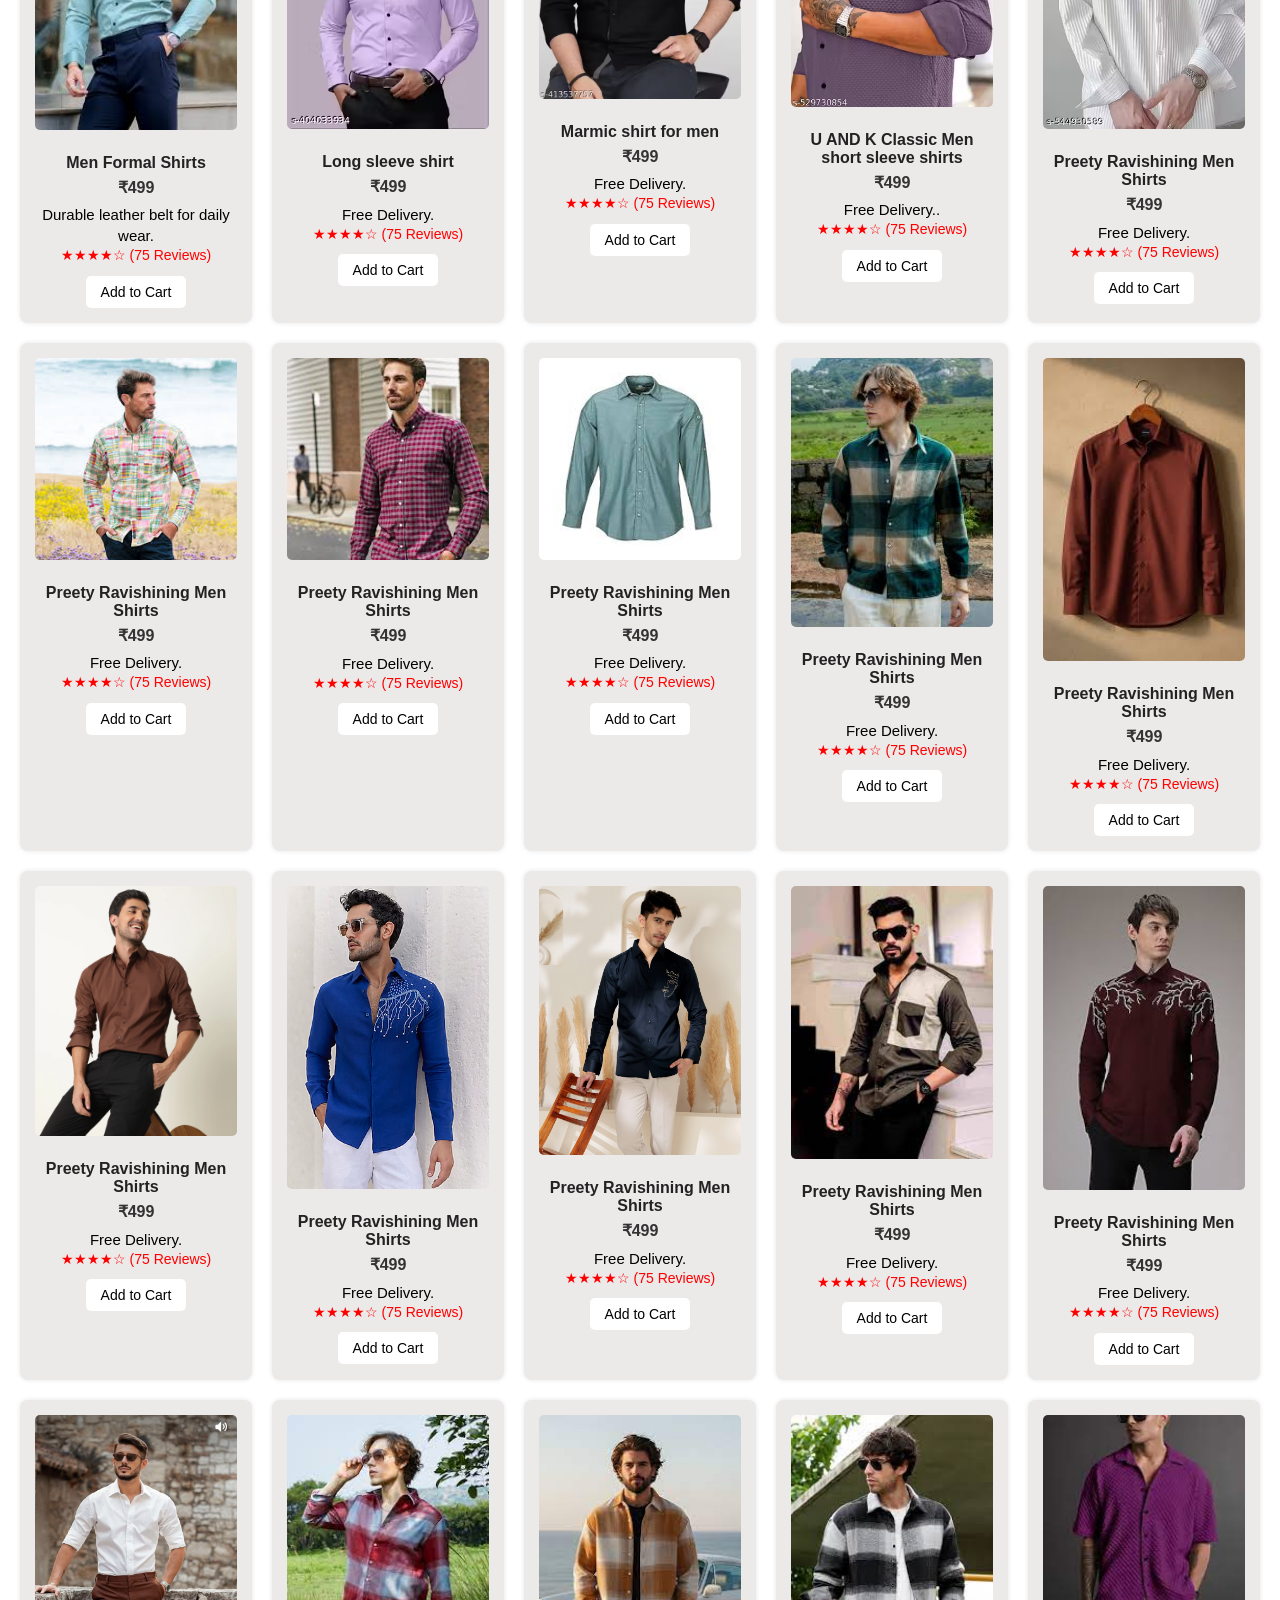
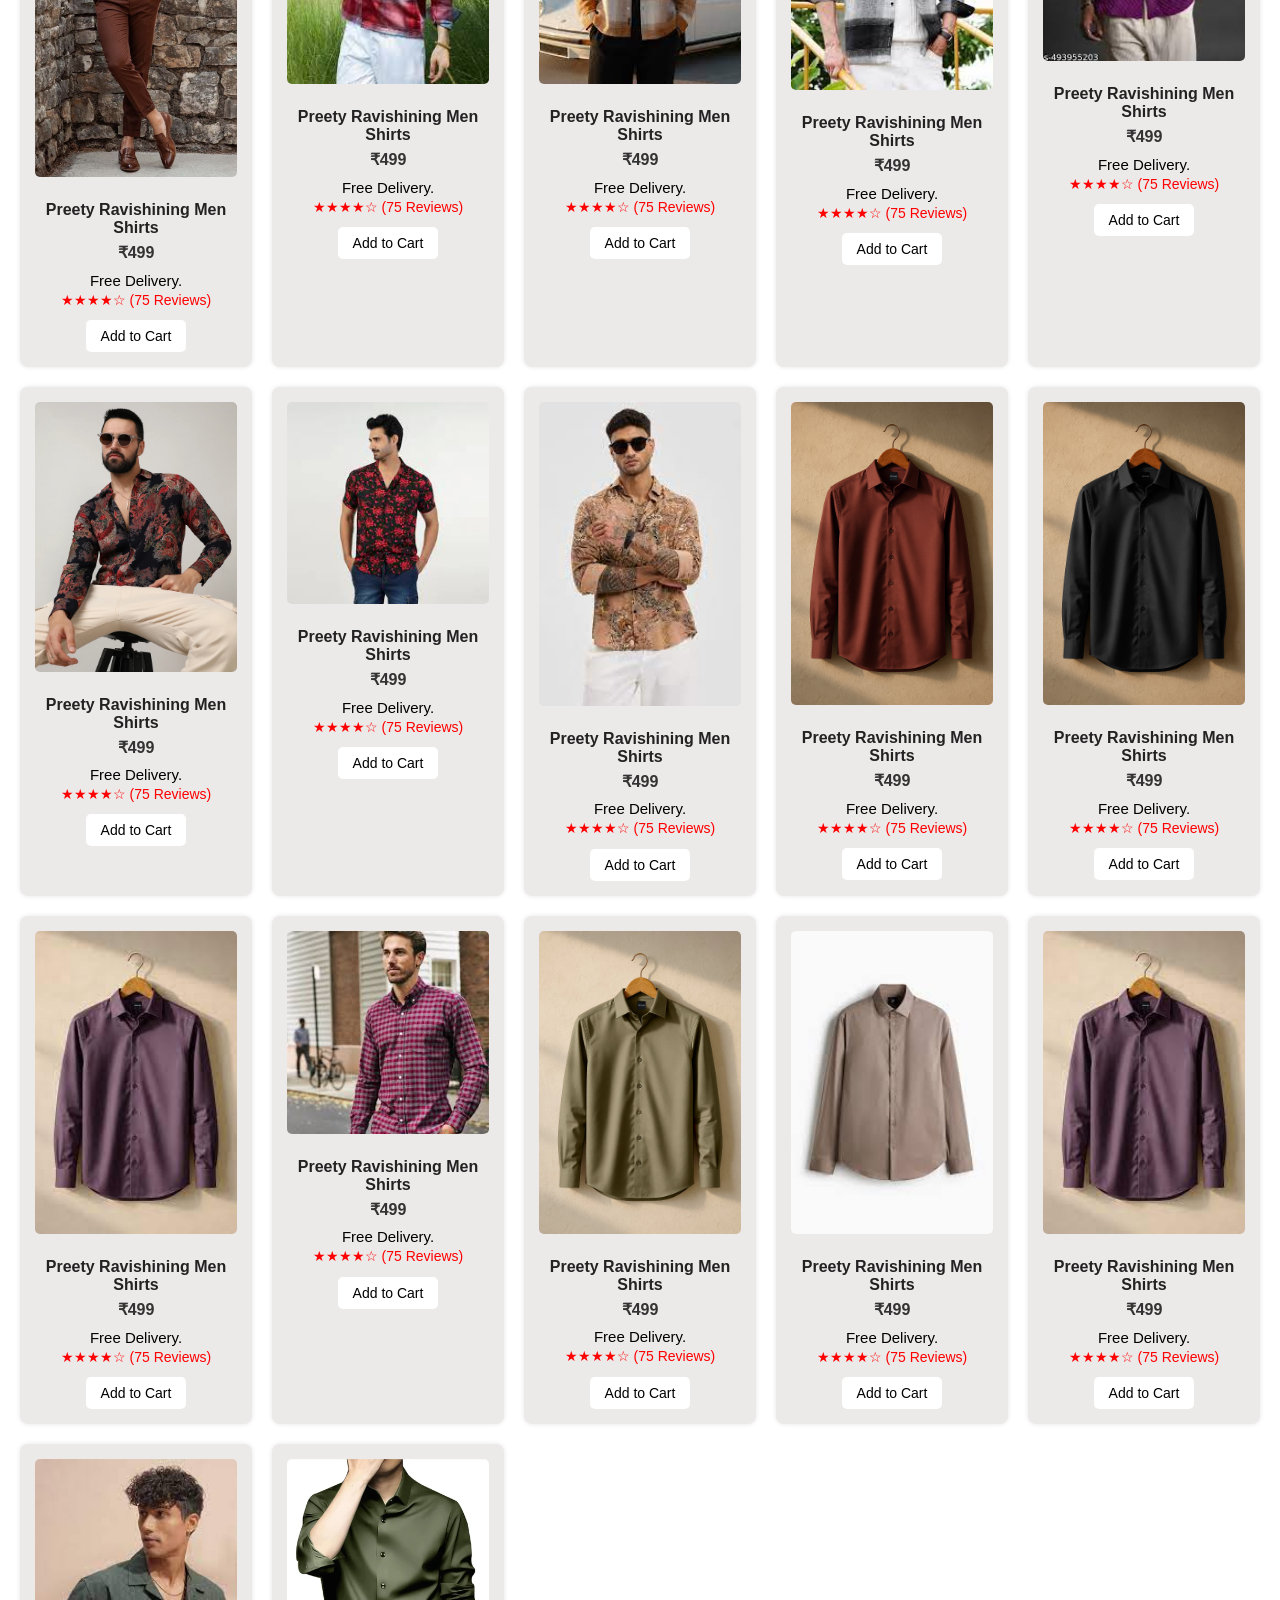
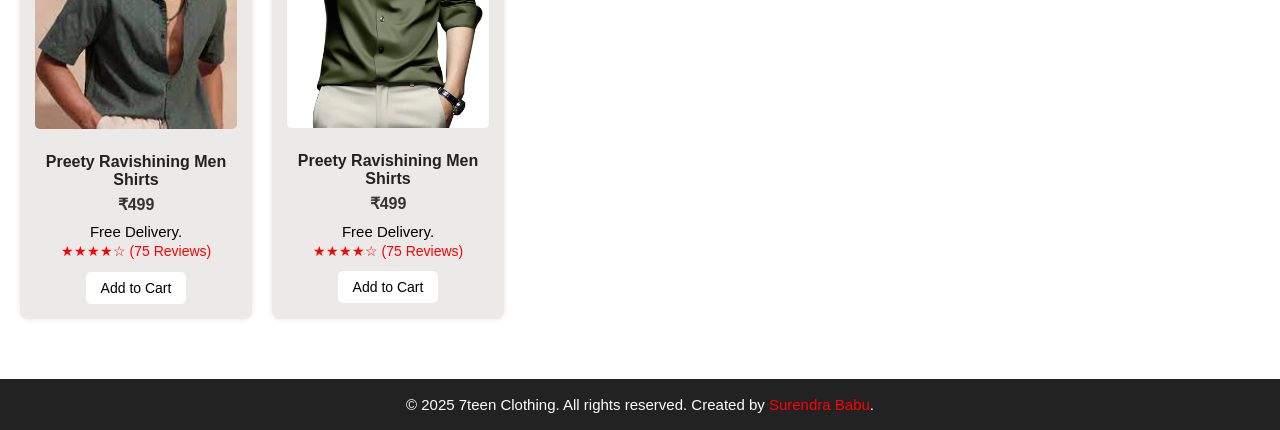
<file: mens.html>
<!DOCTYPE html>
<html lang="en">

<head>
  <meta charset="UTF-8">
  <meta name="viewport" content="width=device-width, initial-scale=1.0">
  <title>Mens Wear - 7TEEN Clothing</title>
  <link rel="stylesheet" href="./,mens.css">
  <link rel="icon" type="image/x-icon" href="./Project images/logo.png">
</head>

<<<<<<< HEAD
  <ul class="nav-links" id="nav-links">
    <li><a href="./index.html">Home</a></li>
    <li><a href="./ourproducts.html">Products</a></li>
    <li><a href="./about.html">About</a></li>
    <li><a href="./touch.html">Contact</a></li>
    <li>
      <select class="nav-select" id="nav-select">
        <option value="">Categories</option>
        <option value="./mens.html">Men</option>
        <option value="./womens.html">Women</option>
        <option value="./kids.html">Kids</option>
      </select>
    </li>
  </ul>
</nav>
<h1>🕺 Mens Wear Collection</h1>
=======
<body>
  <!-- Navbar -->
  <!-- Navbar -->
  <nav class="navbar">
    <div class="logo"><a href="./index.html">7TEEN BRANDS</a></div>

    <!-- Hamburger Menu Button -->
    <div class="menu-toggle" id="menu-toggle">
      ☰
    </div>

    <ul class="nav-links" id="nav-links">
      <li><a href="./index.html">Home</a></li>
      <!-- <li><a href="./ourproducts.html">Products</a></li> -->
      <li><a href="./about.html">About</a></li>
      <li><a href="./touch.html">Contact</a></li>
       <li>
          <a href="./cart.html">
            <img src="./Project images/grocery-store.png" width="25" class="log" alt="cart">
            <ul id="cart-items"></ul>
        
          </a>
        </li>
    </ul>
  </nav>
  <h1>🕺 Mens Wear Collection</h1>
>>>>>>> 9bda497 (modified)
  <p style="text-align:center; color:#555;">Trendy, comfortable and affordable fashion for men</p>

  <!-- Product Grid -->
  <div class="product-grid">

    <div class="product-card" data-id="1" data-name="menshsirt" data-price="470">
      <img src="./mens wear/iqpg7_512.avif" alt="Formal Shoes">
      <h3>Graphic Printed Shirt</h3>
      <p class="price">₹2,499</p>
      <p>Perfect for office and formal events.</p>
      <p class="review">★★★★★ (120 Reviews)</p>
      <button class="cart-btn">Add to Cart</button>
    </div>

    <div class="product-card">
      <img src="./mens wear/kmx8p_512.avif" alt="Shirts & Pants">
      <h3>Classic Pink Shirt & Pants Combo</h3>
      <p class="price">₹1,799</p>
      <p>Comfortable fabric with slim fit design.</p>
      <p class="review">★★★★☆ (89 Reviews)</p>
      <button class="cart-btn">Add to Cart</button>
    </div>

    <div class="product-card">
      <img src="./mens wear/ncmc5_512.avif" alt="Casual Wear">
      <h3>Casual Denim Shirt</h3>
      <p class="price">₹1,299</p>
      <p>NAVY ZIG-ZAG STRIPED CROCHET SHIRT</p>
      <p class="review">★★★★★ (230 Reviews)</p>
      <button class="cart-btn">Add to Cart</button>
    </div>

    <div class="product-card">
      <img src="./mens wear/kj5zu_512.avif" alt="Printed T-Shirt">
      <h3>gray green shirt</h3>
      <p class="price">₹799</p>
      <p>Trendy prints on 100% cotton fabric.</p>
      <p class="review">★★★★☆ (145 Reviews)</p>
      <button class="cart-btn">Add to Cart</button>
    </div>

    <div class="product-card">
      <img src="./mens wear/uwqsm_512.avif" alt="Casual T-Shirt">
      <h3>Casual white blue Shirt</h3>
      <p class="price">₹599</p>
      <p>Soft fabric, best for summer wear.</p>
      <p class="review">★★★★★ (310 Reviews)</p>
      <button class="cart-btn">Add to Cart</button>
    </div>

    <div class="product-card">
      <img src="./mens wear/kmx8p_512.avif" alt="Accessories">
      <h3>Flannel shirt </h3>
      <p class="price">₹499</p>
      <p>Free Delivery.</p>
      <p class="review">★★★★☆ (75 Reviews)</p>
      <button class="cart-btn">Add to Cart</button>
    </div>
    <div class="product-card">
      <img src="./mens wear/zhiqn_512.avif" alt="Accessories">
      <h3> Checkered Shirt</h3>
      <p class="price">₹499</p>
      <p>Free Delivery.</p>
      <p class="review">★★★★☆ (75 Reviews)</p>
      <button class="cart-btn">Add to Cart</button>
    </div>
    <div class="product-card">
      <img src="./mens wear/ztjfs_512.avif" alt="Accessories">
      <h3>Formal shirt</h3>
      <p class="price">₹499</p>
      <p>Free Delivery.</p>
      <p class="review">★★★★☆ (75 Reviews)</p>
      <button class="cart-btn">Add to Cart</button>
    </div>
    <div class="product-card">
      <img src="./mens wear/iiwie_512.avif" alt="Accessories">
      <h3>Men pure black cotton Formal Shirts</h3>
      <p class="price">₹499</p>
      <p>Free Delivery.</p>
      <p class="review">★★★★☆ (75 Reviews)</p>
      <button class="cart-btn">Add to Cart</button>
    </div>
    <div class="product-card">
      <img src="./mens wear/image copy 7.png" alt="Accessories">
      <h3>Men Formal Shirts</h3>
      <p class="price">₹499</p>
      <p>Free Delivery..</p>
      <p class="review">★★★★☆ (75 Reviews)</p>
      <button class="cart-btn">Add to Cart</button>
    </div>
    <div class="product-card">
      <img src="./mens wear/image copy 4.png" alt="Accessories">
      <h3>Men Formal Shirts</h3>
      <p class="price">₹499</p>
      <p>Durable leather belt for daily wear.</p>
      <p class="review">★★★★☆ (75 Reviews)</p>
      <button class="cart-btn">Add to Cart</button>
    </div>
    <div class="product-card">
      <img src="./mens wear/kmpqw_512.avif" alt="Accessories">
      <h3>Long sleeve shirt</h3>
      <p class="price">₹499</p>
      <p>Free Delivery.</p>
      <p class="review">★★★★☆ (75 Reviews)</p>
      <button class="cart-btn">Add to Cart</button>
    </div>
    <div class="product-card">
      <img src="./mens wear/kpxam_512.avif" alt="Accessories">
      <h3>Marmic shirt for men</h3>
      <p class="price">₹499</p>
      <p>Free Delivery.</p>
      <p class="review">★★★★☆ (75 Reviews)</p>
      <button class="cart-btn">Add to Cart</button>
    </div>
    <div class="product-card">
      <img src="./mens wear/7cmp0_512.avif" alt="Accessories">
      <h3>U AND K Classic Men short sleeve shirts</h3>
      <p class="price">₹499</p>
      <p>Free Delivery..</p>
      <p class="review">★★★★☆ (75 Reviews)</p>
      <button class="cart-btn">Add to Cart</button>
    </div>
    <div class="product-card">
      <img src="./mens wear/wq9e9_512.avif" alt="Accessories">
      <h3>Preety Ravishining Men Shirts</h3>
      <p class="price">₹499</p>
      <p>Free Delivery.</p>
      <p class="review">★★★★☆ (75 Reviews)</p>
      <button class="cart-btn">Add to Cart</button>
    </div>
    <div class="product-card">
      <img src="./mens wear/m1.jpg" alt="Accessories">
      <h3>Preety Ravishining Men Shirts</h3>
      <p class="price">₹499</p>
      <p>Free Delivery.</p>
      <p class="review">★★★★☆ (75 Reviews)</p>
      <button class="cart-btn">Add to Cart</button>
    </div>
        <div class="product-card">
      <img src="./mens wear/m2.jpg" alt="Accessories">
      <h3>Preety Ravishining Men Shirts</h3>
      <p class="price">₹499</p>
      <p>Free Delivery.</p>
      <p class="review">★★★★☆ (75 Reviews)</p>
      <button class="cart-btn">Add to Cart</button>
    </div>
        <div class="product-card">
      <img src="./mens wear/m3.jpg" alt="Accessories">
      <h3>Preety Ravishining Men Shirts</h3>
      <p class="price">₹499</p>
      <p>Free Delivery.</p>
      <p class="review">★★★★☆ (75 Reviews)</p>
      <button class="cart-btn">Add to Cart</button>
    </div>
        <div class="product-card">
      <img src="./mens wear/m4.jpg" alt="Accessories">
      <h3>Preety Ravishining Men Shirts</h3>
      <p class="price">₹499</p>
      <p>Free Delivery.</p>
      <p class="review">★★★★☆ (75 Reviews)</p>
      <button class="cart-btn">Add to Cart</button>
    </div>
        <div class="product-card">
      <img src="./mens wear/m5.jpg" alt="Accessories">
      <h3>Preety Ravishining Men Shirts</h3>
      <p class="price">₹499</p>
      <p>Free Delivery.</p>
      <p class="review">★★★★☆ (75 Reviews)</p>
      <button class="cart-btn">Add to Cart</button>
    </div>
        <div class="product-card">
      <img src="./mens wear/m6.webp" alt="Accessories">
      <h3>Preety Ravishining Men Shirts</h3>
      <p class="price">₹499</p>
      <p>Free Delivery.</p>
      <p class="review">★★★★☆ (75 Reviews)</p>
      <button class="cart-btn">Add to Cart</button>
    </div>
        <div class="product-card">
      <img src="./mens wear/m7.avif" alt="Accessories">
      <h3>Preety Ravishining Men Shirts</h3>
      <p class="price">₹499</p>
      <p>Free Delivery.</p>
      <p class="review">★★★★☆ (75 Reviews)</p>
      <button class="cart-btn">Add to Cart</button>
    </div>
        <div class="product-card">
      <img src="./mens wear/m8.webp" alt="Accessories">
      <h3>Preety Ravishining Men Shirts</h3>
      <p class="price">₹499</p>
      <p>Free Delivery.</p>
      <p class="review">★★★★☆ (75 Reviews)</p>
      <button class="cart-btn">Add to Cart</button>
    </div>
        <div class="product-card">
      <img src="./mens wear/m9.jpg" alt="Accessories">
      <h3>Preety Ravishining Men Shirts</h3>
      <p class="price">₹499</p>
      <p>Free Delivery.</p>
      <p class="review">★★★★☆ (75 Reviews)</p>
      <button class="cart-btn">Add to Cart</button>
    </div>
        <div class="product-card">
      <img src="./mens wear/m10.jpg" alt="Accessories">
      <h3>Preety Ravishining Men Shirts</h3>
      <p class="price">₹499</p>
      <p>Free Delivery.</p>
      <p class="review">★★★★☆ (75 Reviews)</p>
      <button class="cart-btn">Add to Cart</button>
    </div>
        <div class="product-card">
      <img src="./mens wear/m11.jpg" alt="Accessories">
      <h3>Preety Ravishining Men Shirts</h3>
      <p class="price">₹499</p>
      <p>Free Delivery.</p>
      <p class="review">★★★★☆ (75 Reviews)</p>
      <button class="cart-btn">Add to Cart</button>
    </div>
        <div class="product-card">
      <img src="./mens wear/m12.jpg" alt="Accessories">
      <h3>Preety Ravishining Men Shirts</h3>
      <p class="price">₹499</p>
      <p>Free Delivery.</p>
      <p class="review">★★★★☆ (75 Reviews)</p>
      <button class="cart-btn">Add to Cart</button>
    </div>
        <div class="product-card">
      <img src="./mens wear/m13.jpg" alt="Accessories">
      <h3>Preety Ravishining Men Shirts</h3>
      <p class="price">₹499</p>
      <p>Free Delivery.</p>
      <p class="review">★★★★☆ (75 Reviews)</p>
      <button class="cart-btn">Add to Cart</button>
    </div>
        <div class="product-card">
      <img src="./mens wear/m15.jpg" alt="Accessories">
      <h3>Preety Ravishining Men Shirts</h3>
      <p class="price">₹499</p>
      <p>Free Delivery.</p>
      <p class="review">★★★★☆ (75 Reviews)</p>
      <button class="cart-btn">Add to Cart</button>
    </div>
        <div class="product-card">
      <img src="./mens wear/m16.jpg" alt="Accessories">
      <h3>Preety Ravishining Men Shirts</h3>
      <p class="price">₹499</p>
      <p>Free Delivery.</p>
      <p class="review">★★★★☆ (75 Reviews)</p>
      <button class="cart-btn">Add to Cart</button>
    </div>
        <div class="product-card">
      <img src="./mens wear/m17.webp" alt="Accessories">
      <h3>Preety Ravishining Men Shirts</h3>
      <p class="price">₹499</p>
      <p>Free Delivery.</p>
      <p class="review">★★★★☆ (75 Reviews)</p>
      <button class="cart-btn">Add to Cart</button>
    </div>
        <div class="product-card">
      <img src="./mens wear/m18.jpg" alt="Accessories">
      <h3>Preety Ravishining Men Shirts</h3>
      <p class="price">₹499</p>
      <p>Free Delivery.</p>
      <p class="review">★★★★☆ (75 Reviews)</p>
      <button class="cart-btn">Add to Cart</button>
    </div>
        <div class="product-card">
      <img src="./mens wear/m19.jpg" alt="Accessories">
      <h3>Preety Ravishining Men Shirts</h3>
      <p class="price">₹499</p>
      <p>Free Delivery.</p>
      <p class="review">★★★★☆ (75 Reviews)</p>
      <button class="cart-btn">Add to Cart</button>
    </div>
        <div class="product-card">
      <img src="./mens wear/m20.jpg" alt="Accessories">
      <h3>Preety Ravishining Men Shirts</h3>
      <p class="price">₹499</p>
      <p>Free Delivery.</p>
      <p class="review">★★★★☆ (75 Reviews)</p>
      <button class="cart-btn">Add to Cart</button>
    </div>
        <div class="product-card">
      <img src="./mens wear/m21.jpg" alt="Accessories">
      <h3>Preety Ravishining Men Shirts</h3>
      <p class="price">₹499</p>
      <p>Free Delivery.</p>
      <p class="review">★★★★☆ (75 Reviews)</p>
      <button class="cart-btn">Add to Cart</button>
    </div>
        <div class="product-card">
      <img src="./mens wear/m22.jpg" alt="Accessories">
      <h3>Preety Ravishining Men Shirts</h3>
      <p class="price">₹499</p>
      <p>Free Delivery.</p>
      <p class="review">★★★★☆ (75 Reviews)</p>
      <button class="cart-btn">Add to Cart</button>
    </div>
        <div class="product-card">
      <img src="./mens wear/m2.jpg" alt="Accessories">
      <h3>Preety Ravishining Men Shirts</h3>
      <p class="price">₹499</p>
      <p>Free Delivery.</p>
      <p class="review">★★★★☆ (75 Reviews)</p>
      <button class="cart-btn">Add to Cart</button>
    </div>
        <div class="product-card">
      <img src="./mens wear/m24.webp" alt="Accessories">
      <h3>Preety Ravishining Men Shirts</h3>
      <p class="price">₹499</p>
      <p>Free Delivery.</p>
      <p class="review">★★★★☆ (75 Reviews)</p>
      <button class="cart-btn">Add to Cart</button>
    </div>
        <div class="product-card">
      <img src="./mens wear/m25.jpg" alt="Accessories">
      <h3>Preety Ravishining Men Shirts</h3>
      <p class="price">₹499</p>
      <p>Free Delivery.</p>
      <p class="review">★★★★☆ (75 Reviews)</p>
      <button class="cart-btn">Add to Cart</button>
    </div>
        <div class="product-card">
      <img src="./mens wear/m26.jpg" alt="Accessories">
      <h3>Preety Ravishining Men Shirts</h3>
      <p class="price">₹499</p>
      <p>Free Delivery.</p>
      <p class="review">★★★★☆ (75 Reviews)</p>
      <button class="cart-btn">Add to Cart</button>
    </div>
        <div class="product-card">
      <img src="./mens wear/m28.jpg" alt="Accessories">
      <h3>Preety Ravishining Men Shirts</h3>
      <p class="price">₹499</p>
      <p>Free Delivery.</p>
      <p class="review">★★★★☆ (75 Reviews)</p>
      <button class="cart-btn">Add to Cart</button>
    </div>
        <div class="product-card">
      <img src="./mens wear/m29.webp" alt="Accessories">
      <h3>Preety Ravishining Men Shirts</h3>
      <p class="price">₹499</p>
      <p>Free Delivery.</p>
      <p class="review">★★★★☆ (75 Reviews)</p>
      <button class="cart-btn">Add to Cart</button>
    </div>


  </div>

  <footer>
    <p>&copy; 2025 7teen Clothing. All rights reserved. Created by <span style="color:red;">Surendra Babu</span>.</p>
  </footer>
  <script>
    // Toggle mobile menu
    const menuToggle = document.getElementById('menu-toggle');
    const navLinks = document.getElementById('nav-links');

    menuToggle.addEventListener('click', () => {
      navLinks.classList.toggle('active');
    });
  </script>

</body>

</html>
</file>
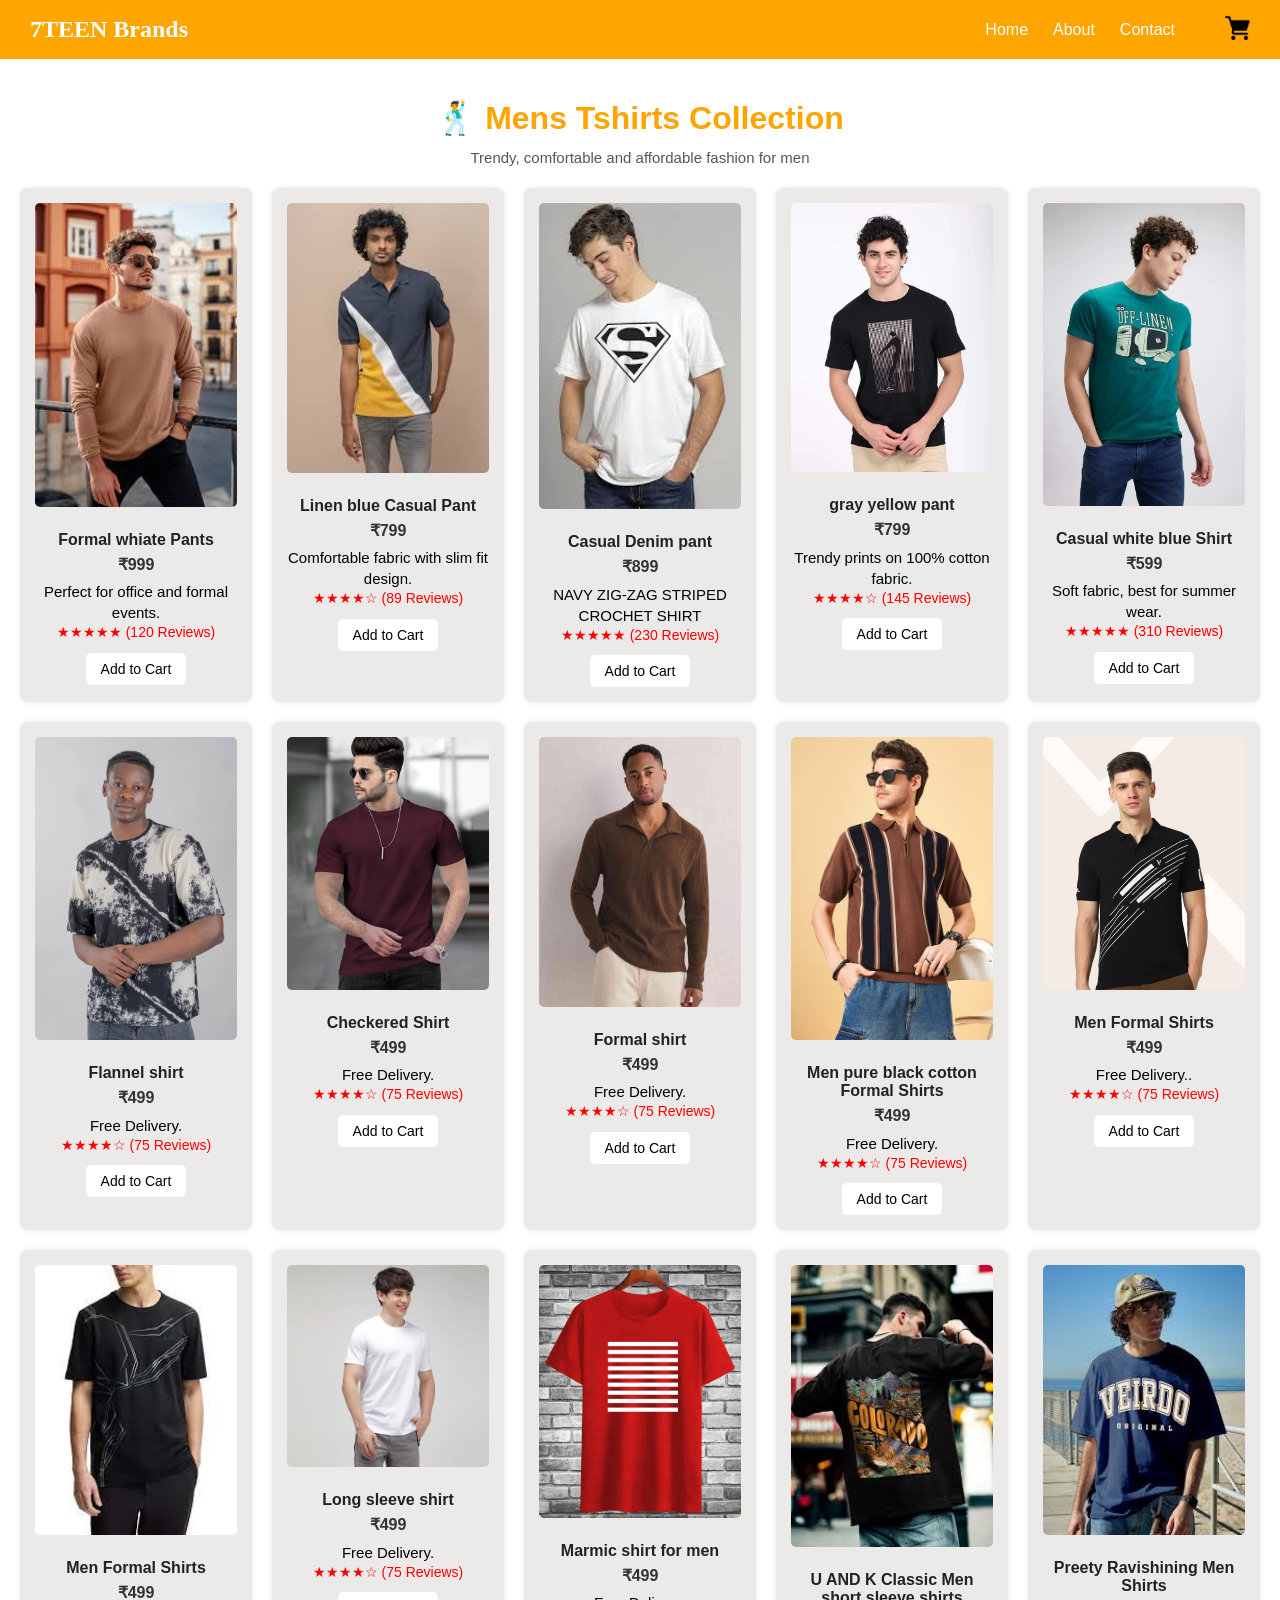
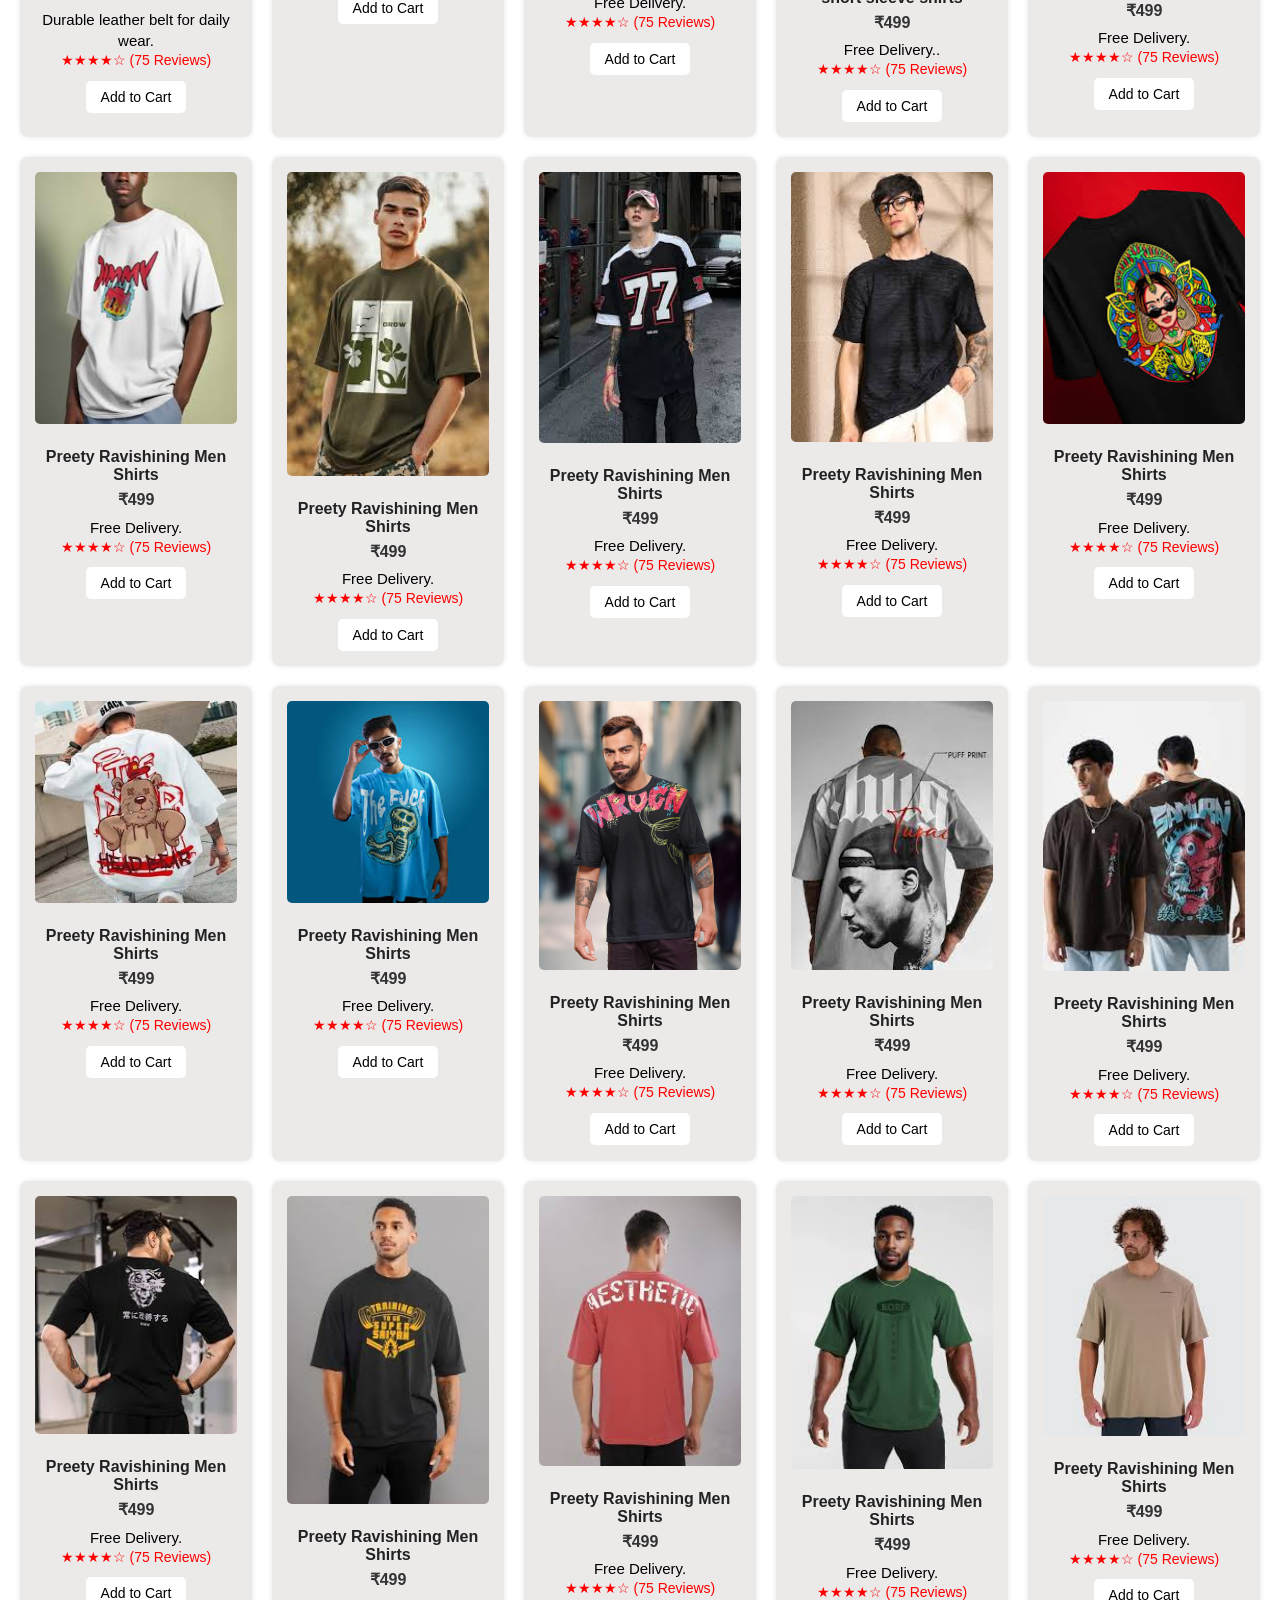
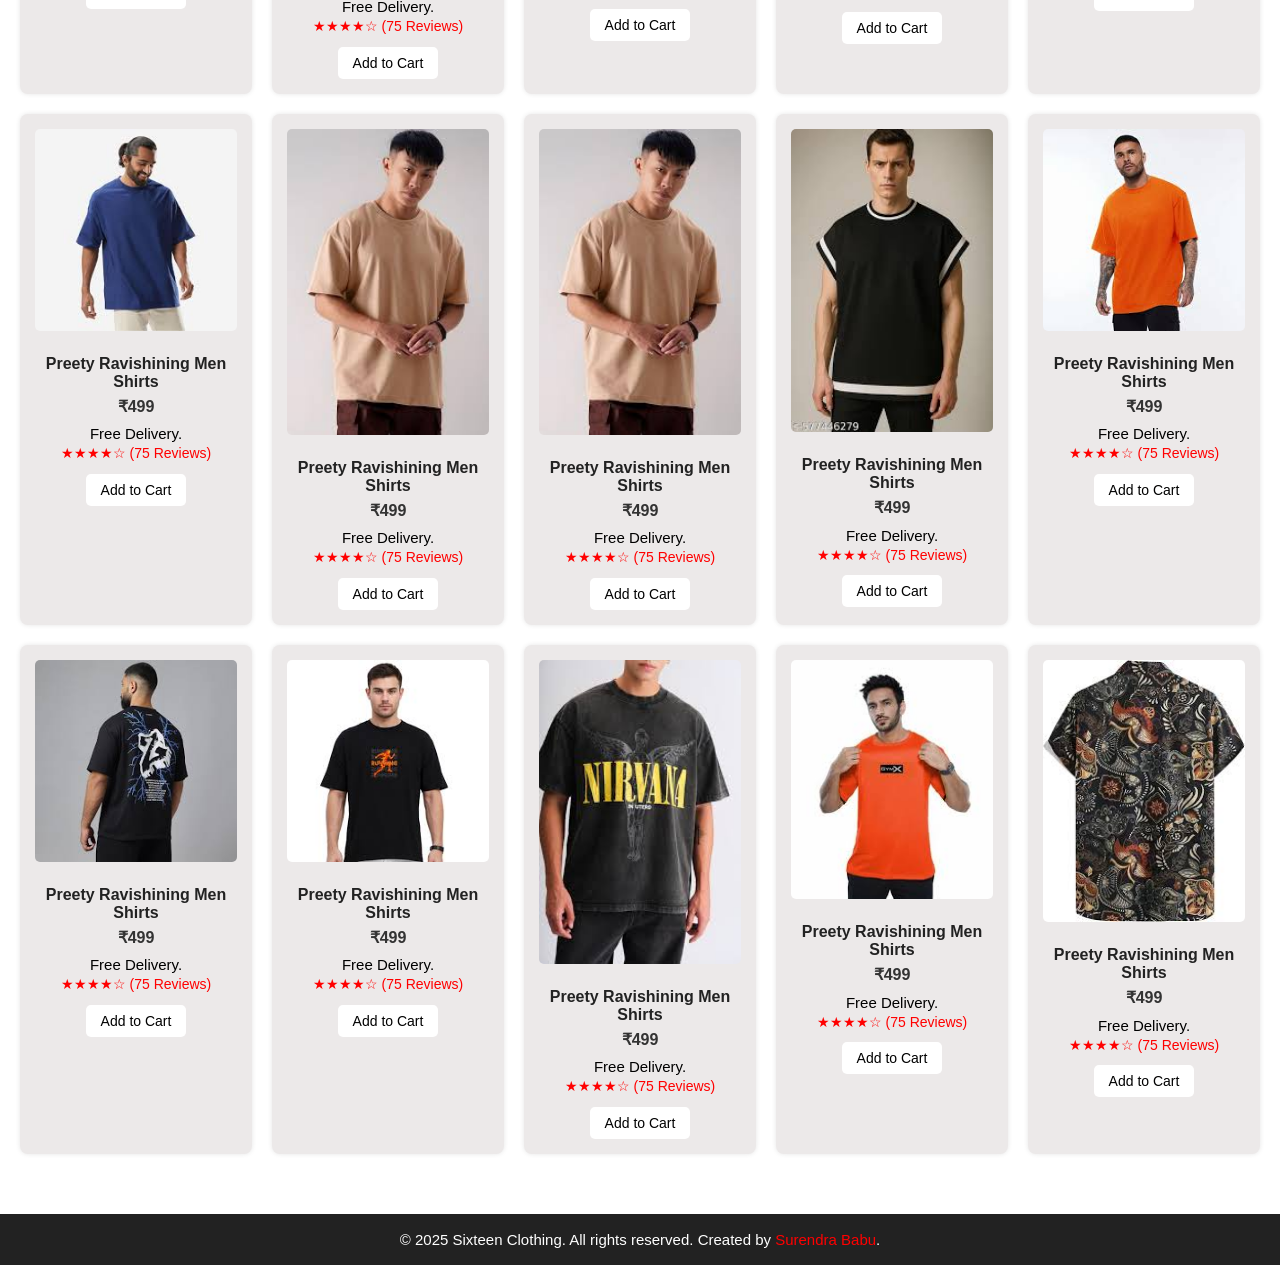
<file: mt.html>
<!DOCTYPE html>
<html lang="en">

<head>
  <meta charset="UTF-8">
  <meta name="viewport" content="width=device-width, initial-scale=1.0">
  <title>MENS-PANTS</title>
  <link rel="stylesheet" href="./,mens.css">
  <link rel="icon" type="image/x-icon" href="./Project images/logo.png">
</head>

<body>
  <!-- Navbar -->
  <!-- Navbar -->
  <nav class="navbar">
    <div class="logo"><a href="./about.html">7TEEN Brands</a></div>

    <!-- Hamburger Menu Button -->
    <div class="menu-toggle" id="menu-toggle">
      ☰
    </div>

    <ul class="nav-links" id="nav-links">
      <li><a href="./index.html">Home</a></li>
      <!-- <li><a href="./ourproducts.html">Products</a></li> -->
      <li><a href="./about.html">About</a></li>
      <li><a href="./touch.html">Contact</a></li>
      <li>
        <!-- <select class="nav-select" id="nav-select">
          <option><a href="./shoes.html">Shoes</a></option>
          <option><a href="./mens.html">Men</option>
          <option>Women</option>
          <option>Kids</option>
        </select> -->
      </li>
        <li>
          <a href="./cart.html">
            <img src="./Project images/grocery-store.png" width="25" class="log" alt="cart">
            <ul id="cart-items"></ul>
        
          </a>
        </li>
    </ul>
  </nav>
  <h1>🕺 Mens Tshirts Collection</h1>
  <p style="text-align:center; color:#555;">Trendy, comfortable and affordable fashion for men</p>

  <!-- Product Grid -->
  <div class="product-grid">

    <div class="product-card">
      <img src="./mens wear/t1.jpg" tittle="white formal">
      <h3>Formal whiate Pants</h3>
      <p class="price">₹999</p>
      <p>Perfect for office and formal events.</p>
      <p class="review">★★★★★ (120 Reviews)</p>
      <button class="cart-btn">Add to Cart</button>
    </div>

    <div class="product-card">
      <img src="./mens wear/t2.jpg" alt="Shirts & Pants">
      <h3>Linen blue Casual Pant</h3>
      <p class="price">₹799</p>
      <p>Comfortable fabric with slim fit design.</p>
      <p class="review">★★★★☆ (89 Reviews)</p>
      <button class="cart-btn">Add to Cart</button>
    </div>

    <div class="product-card">
      <img src="./mens wear/t3.jpg" alt="Casual Wear">
      <h3>Casual Denim pant</h3>
      <p class="price">₹899</p>
      <p>NAVY ZIG-ZAG STRIPED CROCHET SHIRT</p>
      <p class="review">★★★★★ (230 Reviews)</p>
      <button class="cart-btn">Add to Cart</button>
    </div>

    <div class="product-card">
      <img src="./mens wear/t4.webp">
      <h3>gray yellow pant</h3>
      <p class="price">₹799</p>
      <p>Trendy prints on 100% cotton fabric.</p>
      <p class="review">★★★★☆ (145 Reviews)</p>
      <button class="cart-btn">Add to Cart</button>
    </div>

    <div class="product-card">
      <img src="./mens wear/t5.jpg_2000Wx3000H" alt="Casual T-Shirt">
      <h3>Casual white blue Shirt</h3>
      <p class="price">₹599</p>
      <p>Soft fabric, best for summer wear.</p>
      <p class="review">★★★★★ (310 Reviews)</p>
      <button class="cart-btn">Add to Cart</button>
    </div>

    <div class="product-card">
      <img src="./mens wear/t6.webp" alt="Accessories">
      <h3>Flannel shirt </h3>
      <p class="price">₹499</p>
      <p>Free Delivery.</p>
      <p class="review">★★★★☆ (75 Reviews)</p>
      <button class="cart-btn">Add to Cart</button>
    </div>
    <div class="product-card">
      <img src="./mens wear/t7.webp" alt="Accessories">
      <h3> Checkered Shirt</h3>
      <p class="price">₹499</p>
      <p>Free Delivery.</p>
      <p class="review">★★★★☆ (75 Reviews)</p>
      <button class="cart-btn">Add to Cart</button>
    </div>
    <div class="product-card">
      <img src="./mens wear/t8.jpg" alt="Accessories">
      <h3>Formal shirt</h3>
      <p class="price">₹499</p>
      <p>Free Delivery.</p>
      <p class="review">★★★★☆ (75 Reviews)</p>
      <button class="cart-btn">Add to Cart</button>
    </div>
    <div class="product-card">
      <img src="./mens wear/t9.avif" alt="Accessories">
      <h3>Men pure black cotton Formal Shirts</h3>
      <p class="price">₹499</p>
      <p>Free Delivery.</p>
      <p class="review">★★★★☆ (75 Reviews)</p>
      <button class="cart-btn">Add to Cart</button>
    </div>
    <div class="product-card">
      <img src="./mens wear/t10.jpg" alt="Accessories">
      <h3>Men Formal Shirts</h3>
      <p class="price">₹499</p>
      <p>Free Delivery..</p>
      <p class="review">★★★★☆ (75 Reviews)</p>
      <button class="cart-btn">Add to Cart</button>
    </div>
    <div class="product-card">
      <img src="./mens wear/t11.jpg " alt="Accessories">
      <h3>Men Formal Shirts</h3>
      <p class="price">₹499</p>
      <p>Durable leather belt for daily wear.</p>
      <p class="review">★★★★☆ (75 Reviews)</p>
      <button class="cart-btn">Add to Cart</button>
    </div>
    <div class="product-card">
      <img src="./mens wear/t12.webp" alt="Accessories">
      <h3>Long sleeve shirt</h3>
      <p class="price">₹499</p>
      <p>Free Delivery.</p>
      <p class="review">★★★★☆ (75 Reviews)</p>
      <button class="cart-btn">Add to Cart</button>
    </div>
    <div class="product-card">
      <img src="./mens wear/t13.jpg" alt="Accessories">
      <h3>Marmic shirt for men</h3>
      <p class="price">₹499</p>
      <p>Free Delivery.</p>
      <p class="review">★★★★☆ (75 Reviews)</p>
      <button class="cart-btn">Add to Cart</button>
    </div>
    <div class="product-card">
      <img src="./mens wear/t14.jpg" alt="Accessories">
      <h3>U AND K Classic Men short sleeve shirts</h3>
      <p class="price">₹499</p>
      <p>Free Delivery..</p>
      <p class="review">★★★★☆ (75 Reviews)</p>
      <button class="cart-btn">Add to Cart</button>
    </div>
    <div class="product-card">
      <img src="./mens wear/t15.jpg" alt="Accessories">
      <h3>Preety Ravishining Men Shirts</h3>
      <p class="price">₹499</p>
      <p>Free Delivery.</p>
      <p class="review">★★★★☆ (75 Reviews)</p>
      <button class="cart-btn">Add to Cart</button>
    </div>
    <div class="product-card">
      <img src="./mens wear/t16.jpg" alt="Accessories">
      <h3>Preety Ravishining Men Shirts</h3>
      <p class="price">₹499</p>
      <p>Free Delivery.</p>
      <p class="review">★★★★☆ (75 Reviews)</p>
      <button class="cart-btn">Add to Cart</button>
    </div>
    <div class="product-card">
      <img src="./mens wear/t17.jpg" alt="Accessories">
      <h3>Preety Ravishining Men Shirts</h3>
      <p class="price">₹499</p>
      <p>Free Delivery.</p>
      <p class="review">★★★★☆ (75 Reviews)</p>
      <button class="cart-btn">Add to Cart</button>
    </div>
    <div class="product-card">
      <img src="./mens wear/t18.jpg" alt="Accessories">
      <h3>Preety Ravishining Men Shirts</h3>
      <p class="price">₹499</p>
      <p>Free Delivery.</p>
      <p class="review">★★★★☆ (75 Reviews)</p>
      <button class="cart-btn">Add to Cart</button>
    </div>
<div class="product-card">
      <img src="./mens wear/t19.jpg" alt="Accessories">
      <h3>Preety Ravishining Men Shirts</h3>
      <p class="price">₹499</p>
      <p>Free Delivery.</p>
      <p class="review">★★★★☆ (75 Reviews)</p>
      <button class="cart-btn">Add to Cart</button>
    </div>
<div class="product-card">
      <img src="./mens wear/t20.jpg" alt="Accessories">
      <h3>Preety Ravishining Men Shirts</h3>
      <p class="price">₹499</p>
      <p>Free Delivery.</p>
      <p class="review">★★★★☆ (75 Reviews)</p>
      <button class="cart-btn">Add to Cart</button>
    </div>
<div class="product-card">
      <img src="./mens wear/t21.jpg" alt="Accessories">
      <h3>Preety Ravishining Men Shirts</h3>
      <p class="price">₹499</p>
      <p>Free Delivery.</p>
      <p class="review">★★★★☆ (75 Reviews)</p>
      <button class="cart-btn">Add to Cart</button>
    </div>
<div class="product-card">
      <img src="./mens wear/t22.jpg" alt="Accessories">
      <h3>Preety Ravishining Men Shirts</h3>
      <p class="price">₹499</p>
      <p>Free Delivery.</p>
      <p class="review">★★★★☆ (75 Reviews)</p>
      <button class="cart-btn">Add to Cart</button>
    </div>
<div class="product-card">
      <img src="./mens wear/t23.webp" alt="Accessories">
      <h3>Preety Ravishining Men Shirts</h3>
      <p class="price">₹499</p>
      <p>Free Delivery.</p>
      <p class="review">★★★★☆ (75 Reviews)</p>
      <button class="cart-btn">Add to Cart</button>
    </div>
<div class="product-card">
      <img src="./mens wear/t24.jpg" alt="Accessories">
      <h3>Preety Ravishining Men Shirts</h3>
      <p class="price">₹499</p>
      <p>Free Delivery.</p>
      <p class="review">★★★★☆ (75 Reviews)</p>
      <button class="cart-btn">Add to Cart</button>
    </div>
<div class="product-card">
      <img src="./mens wear/t25.jpg" alt="Accessories">
      <h3>Preety Ravishining Men Shirts</h3>
      <p class="price">₹499</p>
      <p>Free Delivery.</p>
      <p class="review">★★★★☆ (75 Reviews)</p>
      <button class="cart-btn">Add to Cart</button>
    </div>
<div class="product-card">
      <img src="./mens wear/t26.jpg" alt="Accessories">
      <h3>Preety Ravishining Men Shirts</h3>
      <p class="price">₹499</p>
      <p>Free Delivery.</p>
      <p class="review">★★★★☆ (75 Reviews)</p>
      <button class="cart-btn">Add to Cart</button>
    </div>
    <div class="product-card">
      <img src="./mens wear/t27.jpg" alt="Accessories">
      <h3>Preety Ravishining Men Shirts</h3>
      <p class="price">₹499</p>
      <p>Free Delivery.</p>
      <p class="review">★★★★☆ (75 Reviews)</p>
      <button class="cart-btn">Add to Cart</button>
    </div>
    <div class="product-card">
      <img src="./mens wear/t28.jpg" alt="Accessories">
      <h3>Preety Ravishining Men Shirts</h3>
      <p class="price">₹499</p>
      <p>Free Delivery.</p>
      <p class="review">★★★★☆ (75 Reviews)</p>
      <button class="cart-btn">Add to Cart</button>
    </div>
    <div class="product-card">
      <img src="./mens wear/t29.jpg" alt="Accessories">
      <h3>Preety Ravishining Men Shirts</h3>
      <p class="price">₹499</p>
      <p>Free Delivery.</p>
      <p class="review">★★★★☆ (75 Reviews)</p>
      <button class="cart-btn">Add to Cart</button>
    </div>
    <div class="product-card">
      <img src="./mens wear/t30.jpg" alt="Accessories">
      <h3>Preety Ravishining Men Shirts</h3>
      <p class="price">₹499</p>
      <p>Free Delivery.</p>
      <p class="review">★★★★☆ (75 Reviews)</p>
      <button class="cart-btn">Add to Cart</button>
    </div>
    <div class="product-card">
      <img src="./mens wear/t31.jpg" alt="Accessories">
      <h3>Preety Ravishining Men Shirts</h3>
      <p class="price">₹499</p>
      <p>Free Delivery.</p>
      <p class="review">★★★★☆ (75 Reviews)</p>
      <button class="cart-btn">Add to Cart</button>
    </div>
    <div class="product-card">
      <img src="./mens wear/t32.jpg" alt="Accessories">
      <h3>Preety Ravishining Men Shirts</h3>
      <p class="price">₹499</p>
      <p>Free Delivery.</p>
      <p class="review">★★★★☆ (75 Reviews)</p>
      <button class="cart-btn">Add to Cart</button>
    </div>
    <div class="product-card">
      <img src="./mens wear/t32.jpg" alt="Accessories">
      <h3>Preety Ravishining Men Shirts</h3>
      <p class="price">₹499</p>
      <p>Free Delivery.</p>
      <p class="review">★★★★☆ (75 Reviews)</p>
      <button class="cart-btn">Add to Cart</button>
    </div>
    <div class="product-card">
      <img src="./mens wear/t33.jpg" alt="Accessories">
      <h3>Preety Ravishining Men Shirts</h3>
      <p class="price">₹499</p>
      <p>Free Delivery.</p>
      <p class="review">★★★★☆ (75 Reviews)</p>
      <button class="cart-btn">Add to Cart</button>
    </div>
    <div class="product-card">
      <img src="./mens wear/t34.jpg" alt="Accessories">
      <h3>Preety Ravishining Men Shirts</h3>
      <p class="price">₹499</p>
      <p>Free Delivery.</p>
      <p class="review">★★★★☆ (75 Reviews)</p>
      <button class="cart-btn">Add to Cart</button>
    </div>
    <div class="product-card">
      <img src="./mens wear/t35.jpg" alt="Accessories">
      <h3>Preety Ravishining Men Shirts</h3>
      <p class="price">₹499</p>
      <p>Free Delivery.</p>
      <p class="review">★★★★☆ (75 Reviews)</p>
      <button class="cart-btn">Add to Cart</button>
    </div>
    <div class="product-card">
      <img src="./mens wear/t36.jpg" alt="Accessories">
      <h3>Preety Ravishining Men Shirts</h3>
      <p class="price">₹499</p>
      <p>Free Delivery.</p>
      <p class="review">★★★★☆ (75 Reviews)</p>
      <button class="cart-btn">Add to Cart</button>
    </div>
    <div class="product-card">
      <img src="./mens wear/t37.jpg" alt="Accessories">
      <h3>Preety Ravishining Men Shirts</h3>
      <p class="price">₹499</p>
      <p>Free Delivery.</p>
      <p class="review">★★★★☆ (75 Reviews)</p>
      <button class="cart-btn">Add to Cart</button>
    </div>
    <div class="product-card">
      <img src="./mens wear/t38.jpg" alt="Accessories">
      <h3>Preety Ravishining Men Shirts</h3>
      <p class="price">₹499</p>
      <p>Free Delivery.</p>
      <p class="review">★★★★☆ (75 Reviews)</p>
      <button class="cart-btn">Add to Cart</button>
    </div>
    <div class="product-card">
      <img src="./mens wear/t39.jpg" alt="Accessories">
      <h3>Preety Ravishining Men Shirts</h3>
      <p class="price">₹499</p>
      <p>Free Delivery.</p>
      <p class="review">★★★★☆ (75 Reviews)</p>
      <button class="cart-btn">Add to Cart</button>
    </div>


  </div>

  <footer>
    <p>&copy; 2025 Sixteen Clothing. All rights reserved. Created by <span style="color:red;">Surendra Babu</span>.</p>
  </footer>
  <script>
    // Toggle mobile menu
    const menuToggle = document.getElementById('menu-toggle');
    const navLinks = document.getElementById('nav-links');

    menuToggle.addEventListener('click', () => {
      navLinks.classList.toggle('active');
    });
  </script>

</body>

</html>
</file>
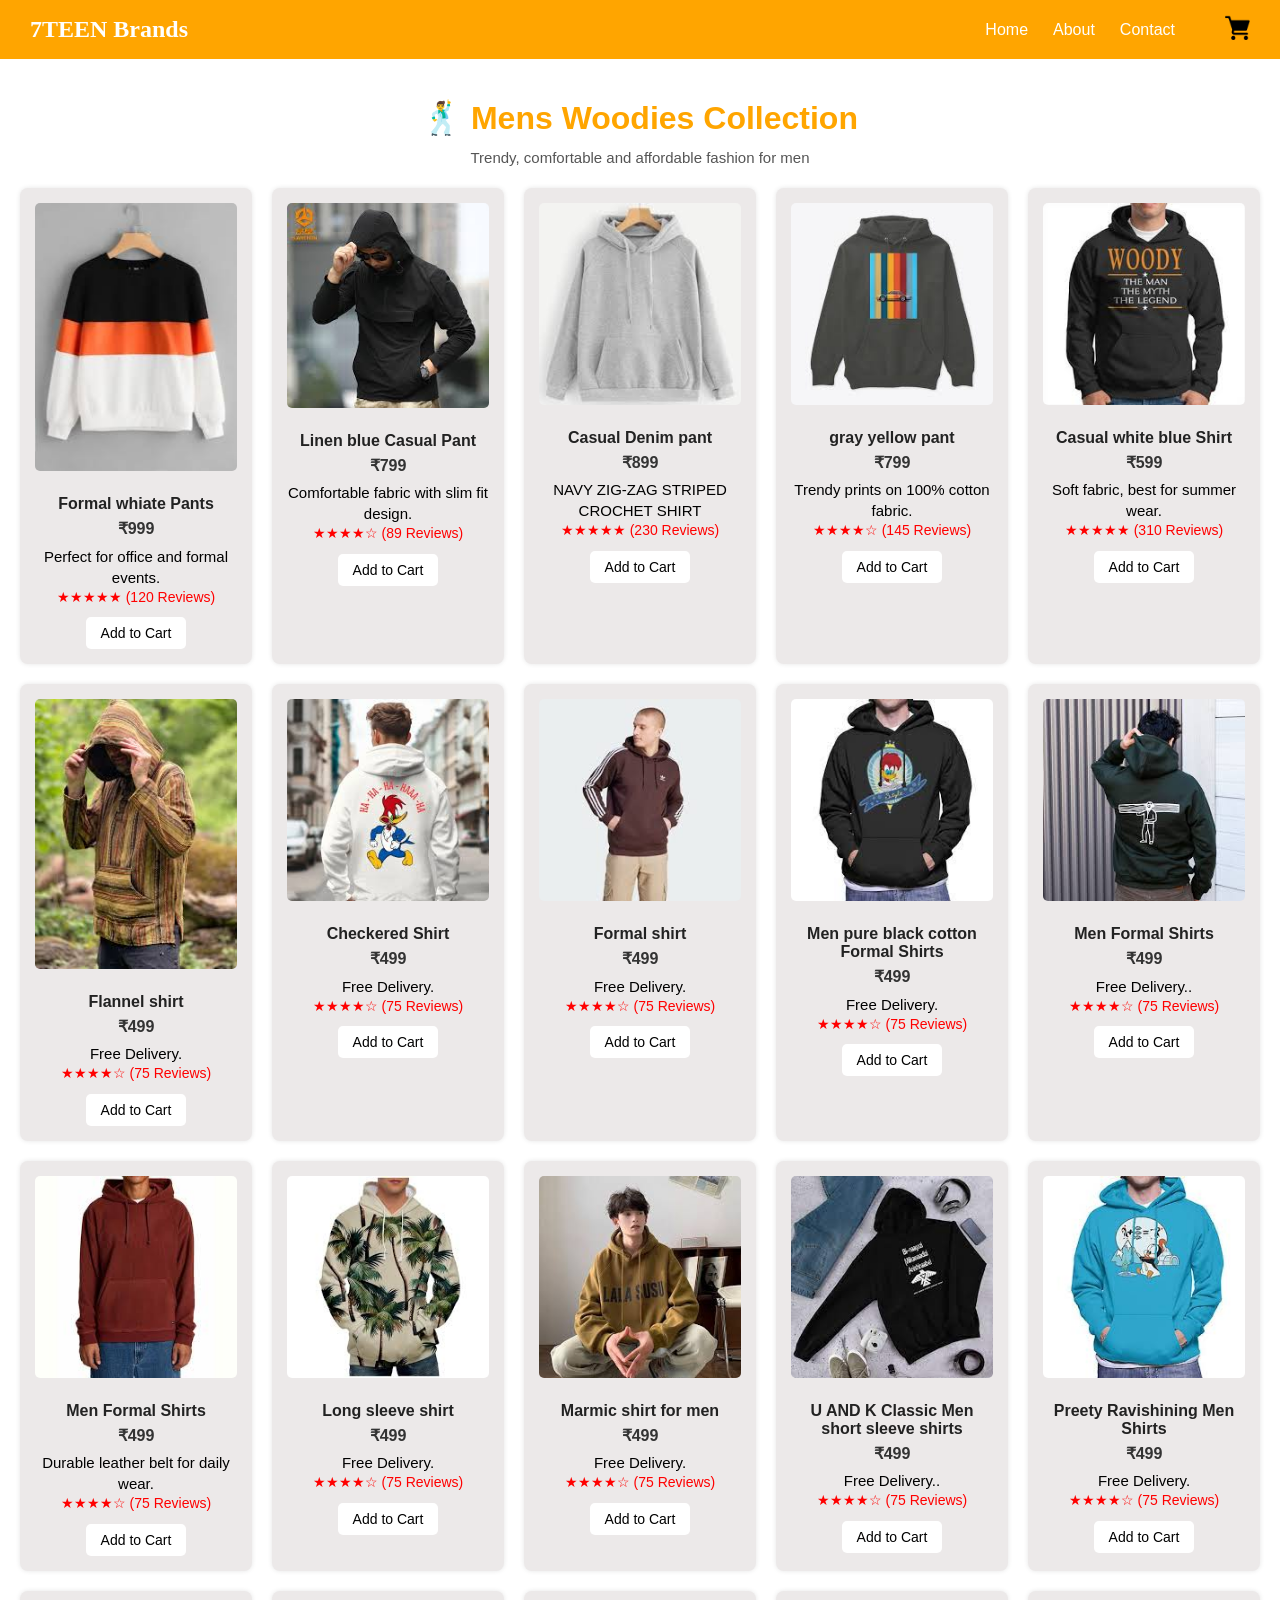
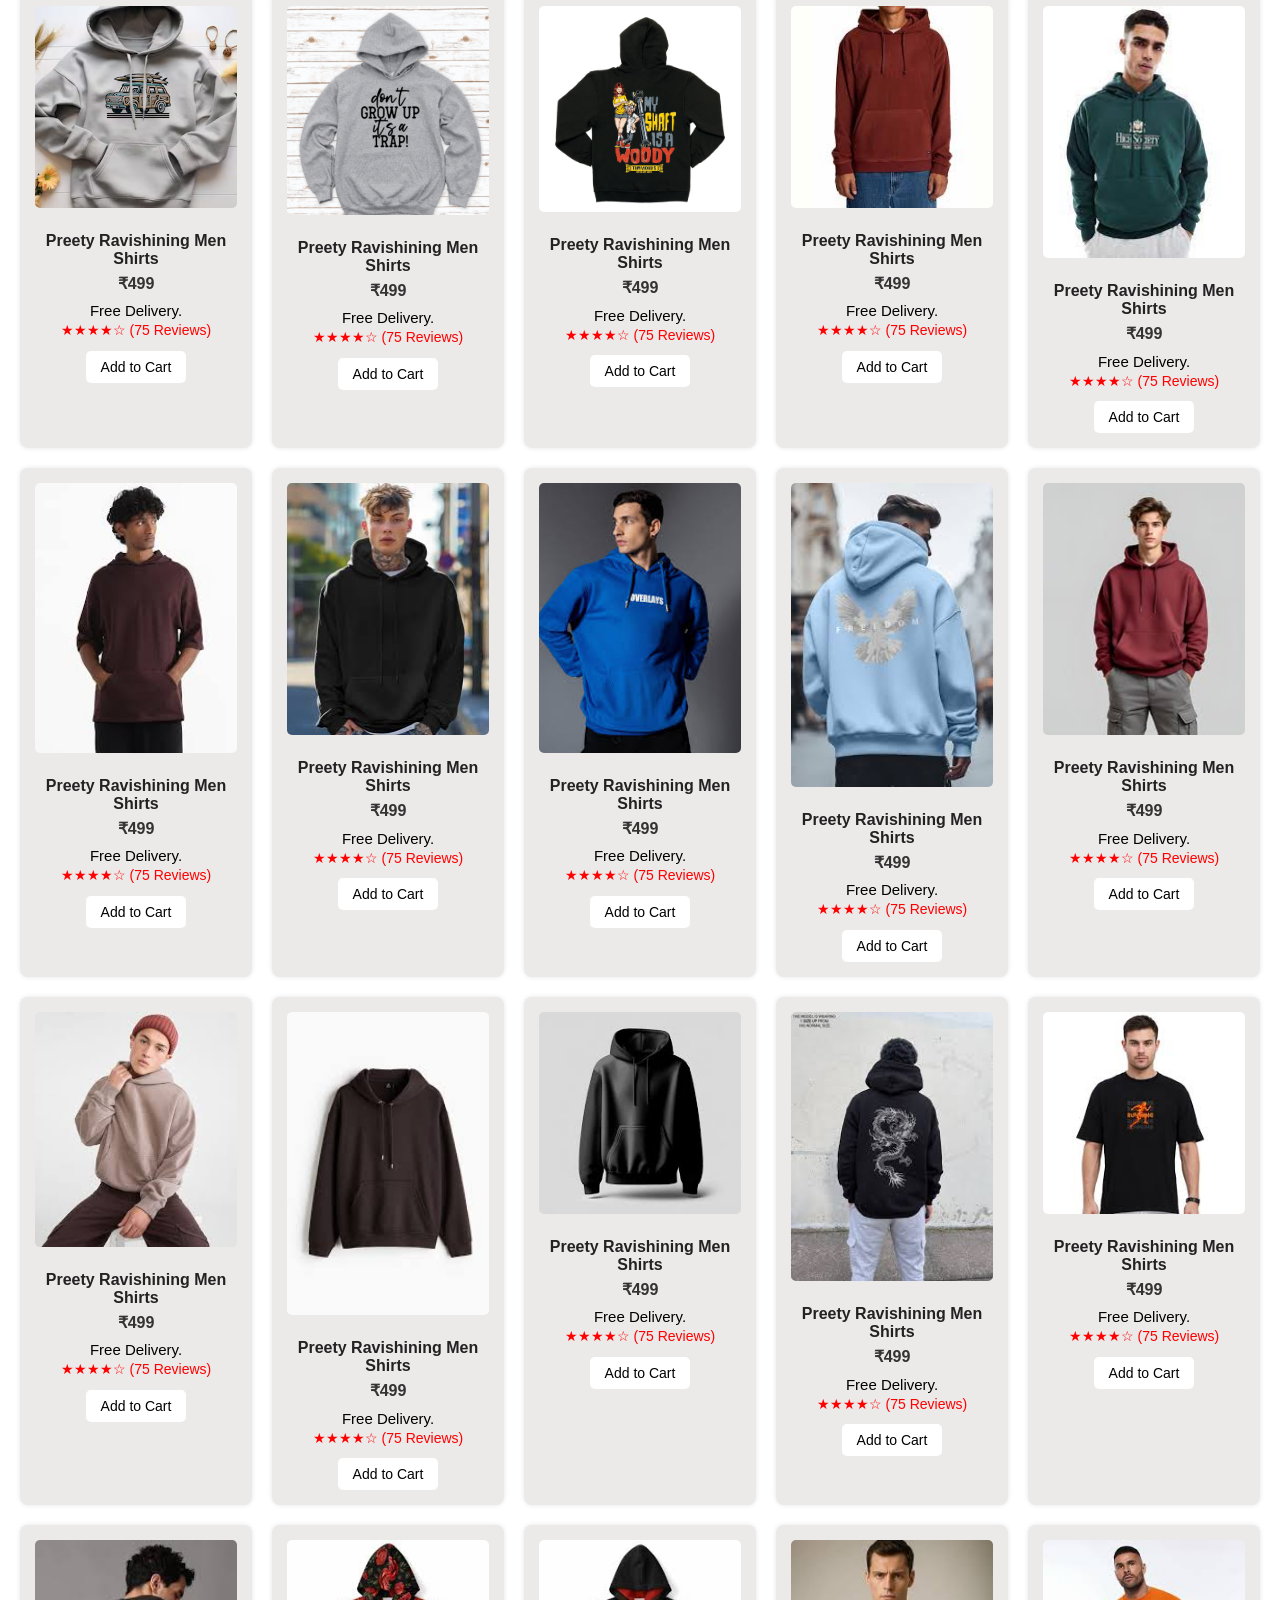
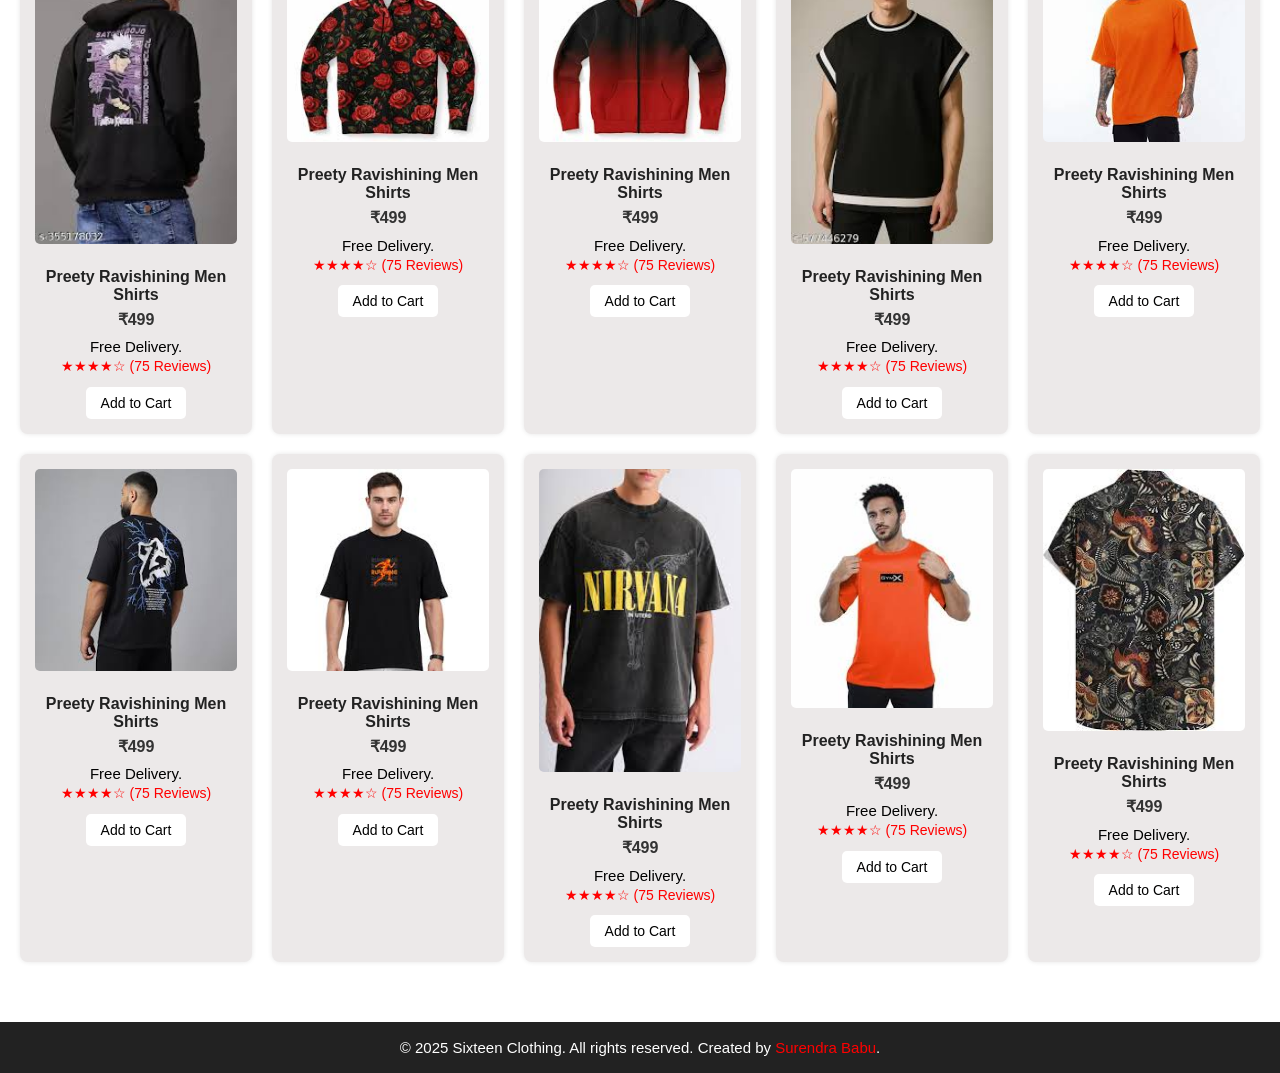
<file: mw.html>
<!DOCTYPE html>
<html lang="en">

<head>
  <meta charset="UTF-8">
  <meta name="viewport" content="width=device-width, initial-scale=1.0">
  <title>MENS-Woodies</title>
  <link rel="stylesheet" href="./,mens.css">
  <link rel="icon" type="image/x-icon" href="./Project images/logo.png">
</head>

<body>
  <!-- Navbar -->
  <!-- Navbar -->
  <nav class="navbar">
    <div class="logo"><a href="./about.html">7TEEN Brands</a></div>

    <!-- Hamburger Menu Button -->
    <div class="menu-toggle" id="menu-toggle">
      ☰
    </div>

    <ul class="nav-links" id="nav-links">
      <li><a href="./index.html">Home</a></li>
      <!-- <li><a href="./ourproducts.html">Products</a></li> -->
      <li><a href="./about.html">About</a></li>
      <li><a href="./touch.html">Contact</a></li>
      <li>
        <!-- <select class="nav-select" id="nav-select">
          <option><a href="./shoes.html">Shoes</a></option>
          <option><a href="./mens.html">Men</option>
          <option>Women</option>
          <option>Kids</option>
        </select> -->
      </li>
        <li>
          <a href="./cart.html">
            <img src="./Project images/grocery-store.png" width="25" class="log" alt="cart">
            <ul id="cart-items"></ul>
        
          </a>
        </li>
    </ul>
  </nav>
  <h1>🕺 Mens Woodies Collection</h1>
  <p style="text-align:center; color:#555;">Trendy, comfortable and affordable fashion for men</p>

  <!-- Product Grid -->
  <div class="product-grid">

    <div class="product-card">
      <img src="./mens wear/w1.jpg" tittle="white formal">
      <h3>Formal whiate Pants</h3>
      <p class="price">₹999</p>
      <p>Perfect for office and formal events.</p>
      <p class="review">★★★★★ (120 Reviews)</p>
      <button class="cart-btn">Add to Cart</button>
    </div>

    <div class="product-card">
      <img src="./mens wear/w2.jpg" alt="Shirts & Pants">
      <h3>Linen blue Casual Pant</h3>
      <p class="price">₹799</p>
      <p>Comfortable fabric with slim fit design.</p>
      <p class="review">★★★★☆ (89 Reviews)</p>
      <button class="cart-btn">Add to Cart</button>
    </div>

    <div class="product-card">
      <img src="./mens wear/w3.jpg" alt="Casual Wear">
      <h3>Casual Denim pant</h3>
      <p class="price">₹899</p>
      <p>NAVY ZIG-ZAG STRIPED CROCHET SHIRT</p>
      <p class="review">★★★★★ (230 Reviews)</p>
      <button class="cart-btn">Add to Cart</button>
    </div>

    <div class="product-card">
      <img src="./mens wear/w5.jpg">
      <h3>gray yellow pant</h3>
      <p class="price">₹799</p>
      <p>Trendy prints on 100% cotton fabric.</p>
      <p class="review">★★★★☆ (145 Reviews)</p>
      <button class="cart-btn">Add to Cart</button>
    </div>

    <div class="product-card">
      <img src="./mens wear/w6.jpg" alt="Casual T-Shirt">
      <h3>Casual white blue Shirt</h3>
      <p class="price">₹599</p>
      <p>Soft fabric, best for summer wear.</p>
      <p class="review">★★★★★ (310 Reviews)</p>
      <button class="cart-btn">Add to Cart</button>
    </div>

    <div class="product-card">
      <img src="./mens wear/w7.jpg" alt="Accessories">
      <h3>Flannel shirt </h3>
      <p class="price">₹499</p>
      <p>Free Delivery.</p>
      <p class="review">★★★★☆ (75 Reviews)</p>
      <button class="cart-btn">Add to Cart</button>
    </div>
    <div class="product-card">
      <img src="./mens wear/w8.jpg" alt="Accessories">
      <h3> Checkered Shirt</h3>
      <p class="price">₹499</p>
      <p>Free Delivery.</p>
      <p class="review">★★★★☆ (75 Reviews)</p>
      <button class="cart-btn">Add to Cart</button>
    </div>
    <div class="product-card">
      <img src="./mens wear/w9.jpg" alt="Accessories">
      <h3>Formal shirt</h3>
      <p class="price">₹499</p>
      <p>Free Delivery.</p>
      <p class="review">★★★★☆ (75 Reviews)</p>
      <button class="cart-btn">Add to Cart</button>
    </div>
    <div class="product-card">
      <img src="./mens wear/w10.jpg" alt="Accessories">
      <h3>Men pure black cotton Formal Shirts</h3>
      <p class="price">₹499</p>
      <p>Free Delivery.</p>
      <p class="review">★★★★☆ (75 Reviews)</p>
      <button class="cart-btn">Add to Cart</button>
    </div>
    <div class="product-card">
      <img src="./mens wear/w11.jpg" alt="Accessories">
      <h3>Men Formal Shirts</h3>
      <p class="price">₹499</p>
      <p>Free Delivery..</p>
      <p class="review">★★★★☆ (75 Reviews)</p>
      <button class="cart-btn">Add to Cart</button>
    </div>
    <div class="product-card">
      <img src="./mens wear/w21.jpg " alt="Accessories">
      <h3>Men Formal Shirts</h3>
      <p class="price">₹499</p>
      <p>Durable leather belt for daily wear.</p>
      <p class="review">★★★★☆ (75 Reviews)</p>
      <button class="cart-btn">Add to Cart</button>
    </div>
    <div class="product-card">
      <img src="./mens wear/w14.jpg" alt="Accessories">
      <h3>Long sleeve shirt</h3>
      <p class="price">₹499</p>
      <p>Free Delivery.</p>
      <p class="review">★★★★☆ (75 Reviews)</p>
      <button class="cart-btn">Add to Cart</button>
    </div>
    <div class="product-card">
      <img src="./mens wear/w15.jpg" alt="Accessories">
      <h3>Marmic shirt for men</h3>
      <p class="price">₹499</p>
      <p>Free Delivery.</p>
      <p class="review">★★★★☆ (75 Reviews)</p>
      <button class="cart-btn">Add to Cart</button>
    </div>
    <div class="product-card">
      <img src="./mens wear/w16.jpg" alt="Accessories">
      <h3>U AND K Classic Men short sleeve shirts</h3>
      <p class="price">₹499</p>
      <p>Free Delivery..</p>
      <p class="review">★★★★☆ (75 Reviews)</p>
      <button class="cart-btn">Add to Cart</button>
    </div>
    <div class="product-card">
      <img src="./mens wear/w17.jpg" alt="Accessories">
      <h3>Preety Ravishining Men Shirts</h3>
      <p class="price">₹499</p>
      <p>Free Delivery.</p>
      <p class="review">★★★★☆ (75 Reviews)</p>
      <button class="cart-btn">Add to Cart</button>
    </div>
    <div class="product-card">
      <img src="./mens wear/w18.avif" alt="Accessories">
      <h3>Preety Ravishining Men Shirts</h3>
      <p class="price">₹499</p>
      <p>Free Delivery.</p>
      <p class="review">★★★★☆ (75 Reviews)</p>
      <button class="cart-btn">Add to Cart</button>
    </div>
    <div class="product-card">
      <img src="./mens wear/w19.png" alt="Accessories">
      <h3>Preety Ravishining Men Shirts</h3>
      <p class="price">₹499</p>
      <p>Free Delivery.</p>
      <p class="review">★★★★☆ (75 Reviews)</p>
      <button class="cart-btn">Add to Cart</button>
    </div>
    <div class="product-card">
      <img src="./mens wear/w20.webp" alt="Accessories">
      <h3>Preety Ravishining Men Shirts</h3>
      <p class="price">₹499</p>
      <p>Free Delivery.</p>
      <p class="review">★★★★☆ (75 Reviews)</p>
      <button class="cart-btn">Add to Cart</button>
    </div>
<div class="product-card">
      <img src="./mens wear/w21.jpg" alt="Accessories">
      <h3>Preety Ravishining Men Shirts</h3>
      <p class="price">₹499</p>
      <p>Free Delivery.</p>
      <p class="review">★★★★☆ (75 Reviews)</p>
      <button class="cart-btn">Add to Cart</button>
    </div>
<div class="product-card">
      <img src="./mens wear/w22.jpg" alt="Accessories">
      <h3>Preety Ravishining Men Shirts</h3>
      <p class="price">₹499</p>
      <p>Free Delivery.</p>
      <p class="review">★★★★☆ (75 Reviews)</p>
      <button class="cart-btn">Add to Cart</button>
    </div>
<div class="product-card">
      <img src="./mens wear/w24.jpg" alt="Accessories">
      <h3>Preety Ravishining Men Shirts</h3>
      <p class="price">₹499</p>
      <p>Free Delivery.</p>
      <p class="review">★★★★☆ (75 Reviews)</p>
      <button class="cart-btn">Add to Cart</button>
    </div>
<div class="product-card">
      <img src="./mens wear/w25.jpg" alt="Accessories">
      <h3>Preety Ravishining Men Shirts</h3>
      <p class="price">₹499</p>
      <p>Free Delivery.</p>
      <p class="review">★★★★☆ (75 Reviews)</p>
      <button class="cart-btn">Add to Cart</button>
    </div>
<div class="product-card">
      <img src="./mens wear/w26.jpg" alt="Accessories">
      <h3>Preety Ravishining Men Shirts</h3>
      <p class="price">₹499</p>
      <p>Free Delivery.</p>
      <p class="review">★★★★☆ (75 Reviews)</p>
      <button class="cart-btn">Add to Cart</button>
    </div>
<div class="product-card">
      <img src="./mens wear/w27.jpg" alt="Accessories">
      <h3>Preety Ravishining Men Shirts</h3>
      <p class="price">₹499</p>
      <p>Free Delivery.</p>
      <p class="review">★★★★☆ (75 Reviews)</p>
      <button class="cart-btn">Add to Cart</button>
    </div>
<div class="product-card">
      <img src="./mens wear/w28.jpg" alt="Accessories">
      <h3>Preety Ravishining Men Shirts</h3>
      <p class="price">₹499</p>
      <p>Free Delivery.</p>
      <p class="review">★★★★☆ (75 Reviews)</p>
      <button class="cart-btn">Add to Cart</button>
    </div>
<div class="product-card">
      <img src="./mens wear/w29.jpg" alt="Accessories">
      <h3>Preety Ravishining Men Shirts</h3>
      <p class="price">₹499</p>
      <p>Free Delivery.</p>
      <p class="review">★★★★☆ (75 Reviews)</p>
      <button class="cart-btn">Add to Cart</button>
    </div>
    <div class="product-card">
      <img src="./mens wear/w30.jpg" alt="Accessories">
      <h3>Preety Ravishining Men Shirts</h3>
      <p class="price">₹499</p>
      <p>Free Delivery.</p>
      <p class="review">★★★★☆ (75 Reviews)</p>
      <button class="cart-btn">Add to Cart</button>
    </div>
    <div class="product-card">
      <img src="./mens wear/w34.jpg" alt="Accessories">
      <h3>Preety Ravishining Men Shirts</h3>
      <p class="price">₹499</p>
      <p>Free Delivery.</p>
      <p class="review">★★★★☆ (75 Reviews)</p>
      <button class="cart-btn">Add to Cart</button>
    </div>
    <div class="product-card">
      <img src="./mens wear/w35.jpg" alt="Accessories">
      <h3>Preety Ravishining Men Shirts</h3>
      <p class="price">₹499</p>
      <p>Free Delivery.</p>
      <p class="review">★★★★☆ (75 Reviews)</p>
      <button class="cart-btn">Add to Cart</button>
    </div>
    <div class="product-card">
      <img src="./mens wear/t36.jpg" alt="Accessories">
      <h3>Preety Ravishining Men Shirts</h3>
      <p class="price">₹499</p>
      <p>Free Delivery.</p>
      <p class="review">★★★★☆ (75 Reviews)</p>
      <button class="cart-btn">Add to Cart</button>
    </div>
    <div class="product-card">
      <img src="./mens wear/w38.jpg" alt="Accessories">
      <h3>Preety Ravishining Men Shirts</h3>
      <p class="price">₹499</p>
      <p>Free Delivery.</p>
      <p class="review">★★★★☆ (75 Reviews)</p>
      <button class="cart-btn">Add to Cart</button>
    </div>
    <div class="product-card">
      <img src="./mens wear/w39.jpg" alt="Accessories">
      <h3>Preety Ravishining Men Shirts</h3>
      <p class="price">₹499</p>
      <p>Free Delivery.</p>
      <p class="review">★★★★☆ (75 Reviews)</p>
      <button class="cart-btn">Add to Cart</button>
    </div>
    <div class="product-card">
      <img src="./mens wear/w40.jpg" alt="Accessories">
      <h3>Preety Ravishining Men Shirts</h3>
      <p class="price">₹499</p>
      <p>Free Delivery.</p>
      <p class="review">★★★★☆ (75 Reviews)</p>
      <button class="cart-btn">Add to Cart</button>
    </div>
    <div class="product-card">
      <img src="./mens wear/t33.jpg" alt="Accessories">
      <h3>Preety Ravishining Men Shirts</h3>
      <p class="price">₹499</p>
      <p>Free Delivery.</p>
      <p class="review">★★★★☆ (75 Reviews)</p>
      <button class="cart-btn">Add to Cart</button>
    </div>
    <div class="product-card">
      <img src="./mens wear/t34.jpg" alt="Accessories">
      <h3>Preety Ravishining Men Shirts</h3>
      <p class="price">₹499</p>
      <p>Free Delivery.</p>
      <p class="review">★★★★☆ (75 Reviews)</p>
      <button class="cart-btn">Add to Cart</button>
    </div>
    <div class="product-card">
      <img src="./mens wear/t35.jpg" alt="Accessories">
      <h3>Preety Ravishining Men Shirts</h3>
      <p class="price">₹499</p>
      <p>Free Delivery.</p>
      <p class="review">★★★★☆ (75 Reviews)</p>
      <button class="cart-btn">Add to Cart</button>
    </div>
    <div class="product-card">
      <img src="./mens wear/t36.jpg" alt="Accessories">
      <h3>Preety Ravishining Men Shirts</h3>
      <p class="price">₹499</p>
      <p>Free Delivery.</p>
      <p class="review">★★★★☆ (75 Reviews)</p>
      <button class="cart-btn">Add to Cart</button>
    </div>
    <div class="product-card">
      <img src="./mens wear/t37.jpg" alt="Accessories">
      <h3>Preety Ravishining Men Shirts</h3>
      <p class="price">₹499</p>
      <p>Free Delivery.</p>
      <p class="review">★★★★☆ (75 Reviews)</p>
      <button class="cart-btn">Add to Cart</button>
    </div>
    <div class="product-card">
      <img src="./mens wear/t38.jpg" alt="Accessories">
      <h3>Preety Ravishining Men Shirts</h3>
      <p class="price">₹499</p>
      <p>Free Delivery.</p>
      <p class="review">★★★★☆ (75 Reviews)</p>
      <button class="cart-btn">Add to Cart</button>
    </div>
    <div class="product-card">
      <img src="./mens wear/t39.jpg" alt="Accessories">
      <h3>Preety Ravishining Men Shirts</h3>
      <p class="price">₹499</p>
      <p>Free Delivery.</p>
      <p class="review">★★★★☆ (75 Reviews)</p>
      <button class="cart-btn">Add to Cart</button>
    </div>


  </div>

  <footer>
    <p>&copy; 2025 Sixteen Clothing. All rights reserved. Created by <span style="color:red;">Surendra Babu</span>.</p>
  </footer>
  <script>
    // Toggle mobile menu
    const menuToggle = document.getElementById('menu-toggle');
    const navLinks = document.getElementById('nav-links');

    menuToggle.addEventListener('click', () => {
      navLinks.classList.toggle('active');
    });
  </script>

</body>

</html>
</file>
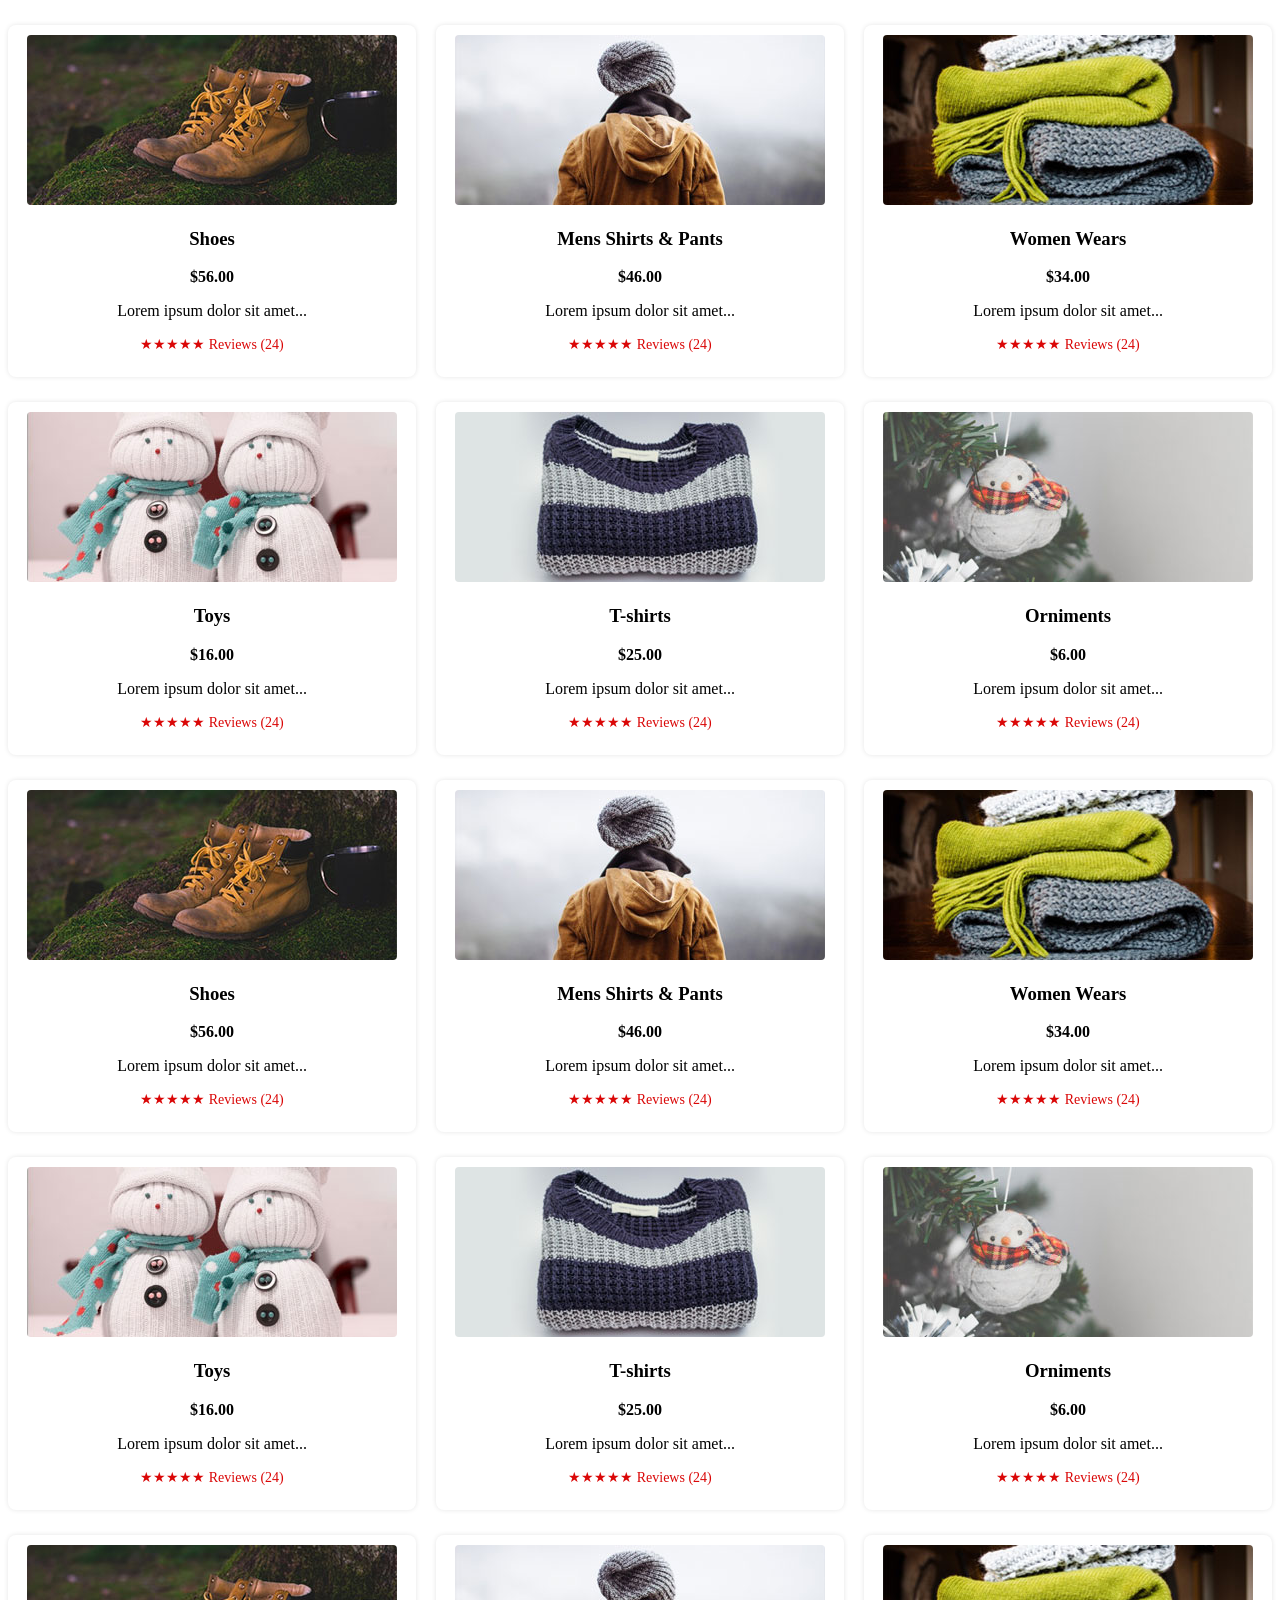
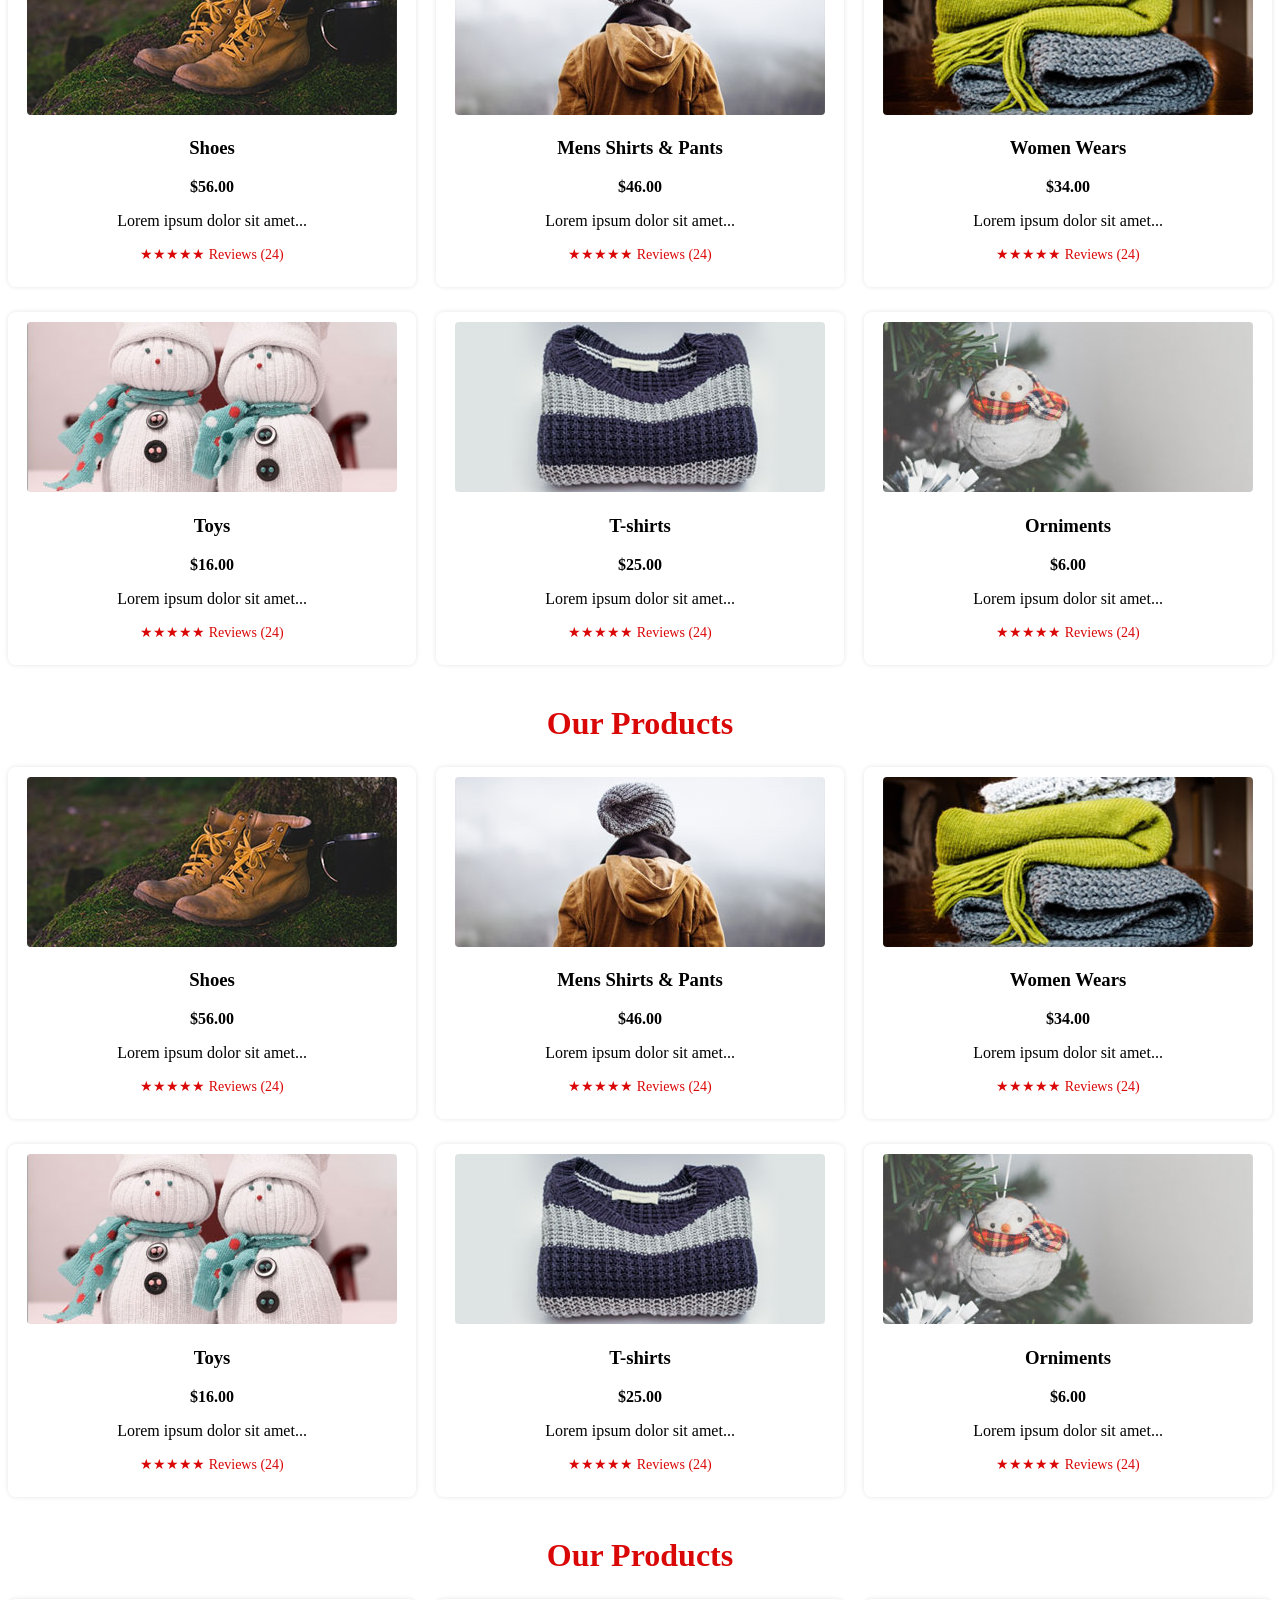
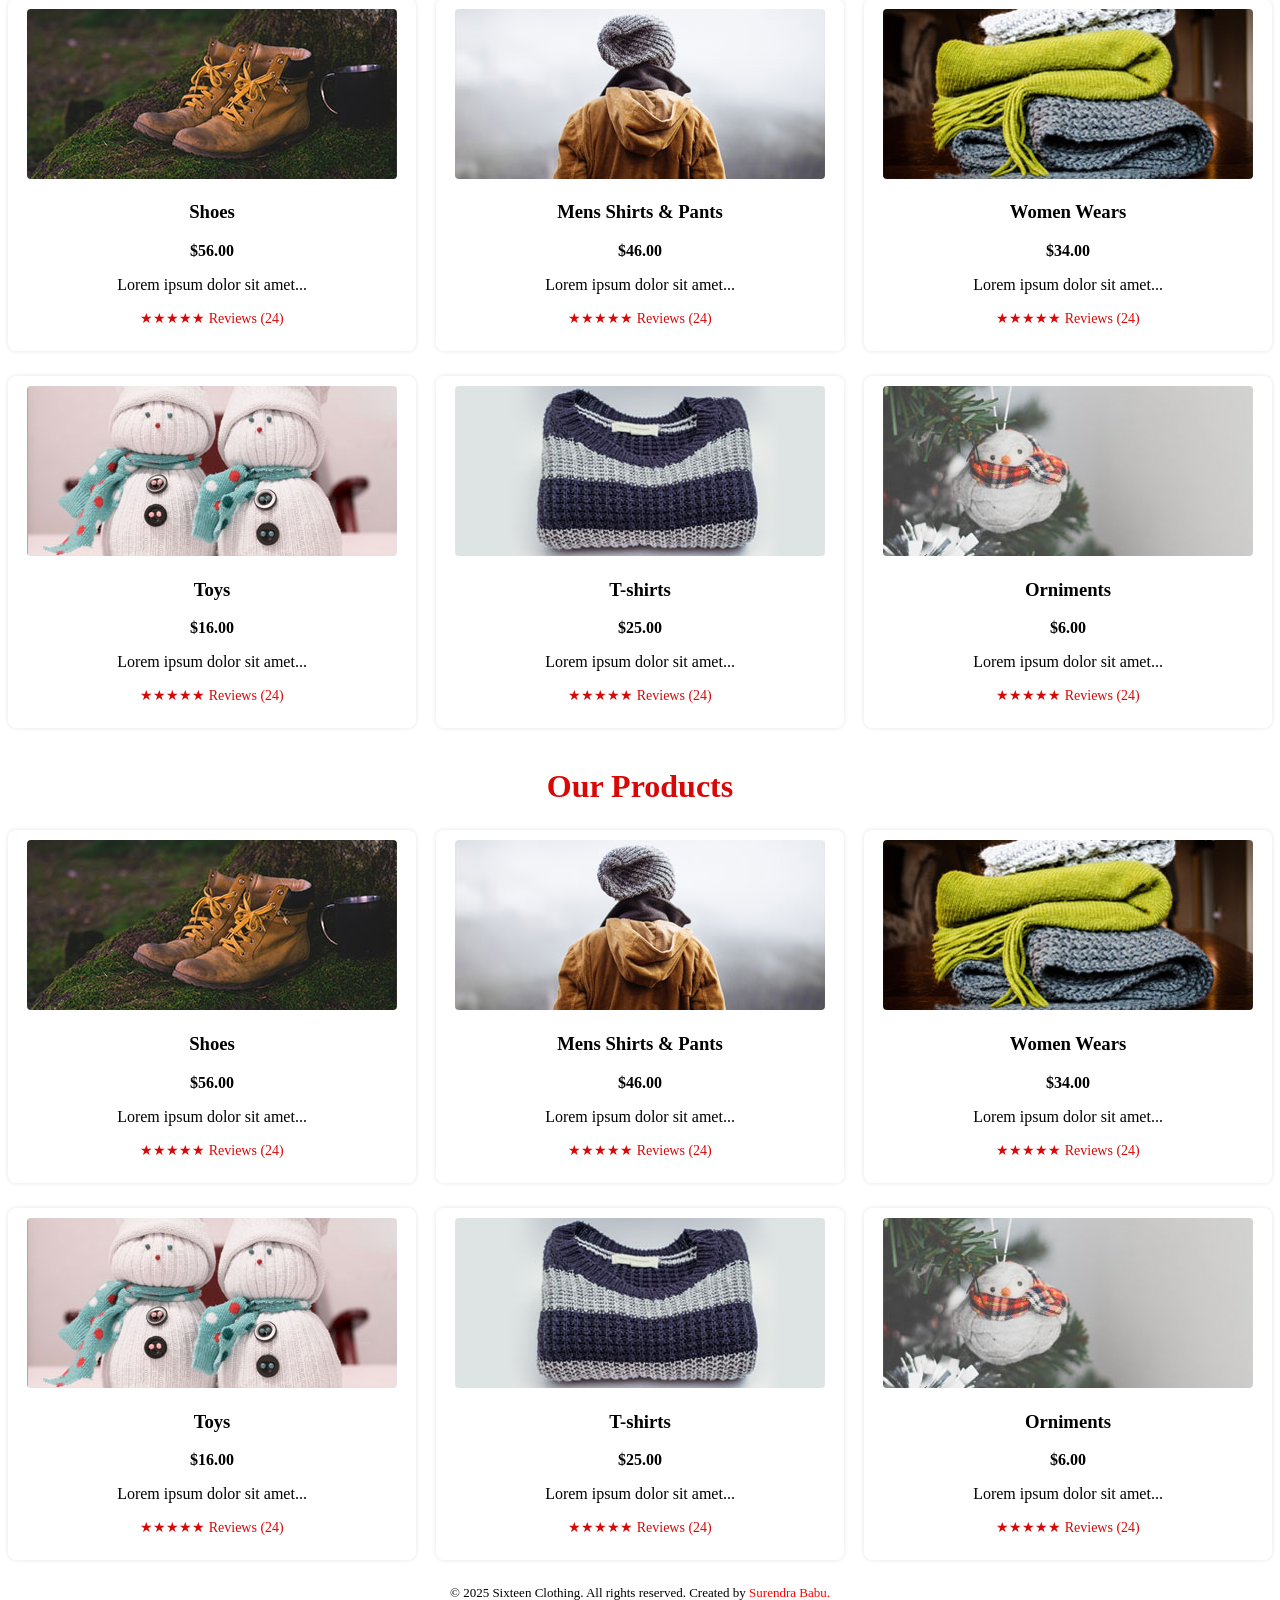
<file: ourproducts.html>
<!DOCTYPE html>
<html lang="en">

<head>
    <meta charset="UTF-8">
    <meta name="viewport" content="width=device-width, initial-scale=1.0">
    <title>Our products</title>
    <link rel="stylesheet" href="our products.css">
    <link rel="icon" type="image/x-icon" href="./Project images/logo.png">
</head>

<body>
    <!-- Navbar -->


    <div class="cards1">
        <div class="top-cards">
            <img src="./Project images/img1.jpg" alt="">
            <h3>Shoes</h3>
            <p class="price">$56.00</p>
            <p>Lorem ipsum dolor sit amet...</p>
            <p class="review">★★★★★ Reviews (24)</p>
        </div>
        <div class="top-cards">
            <img src="./Project images/product_02.jpg" alt="">
            <h3>Mens Shirts & Pants</h3>
            <p class="price">$46.00</p>
            <p>Lorem ipsum dolor sit amet...</p>
            <p class="review">★★★★★ Reviews (24)</p>
        </div>
        <div class="top-cards">
            <img src="./Project images/product_03.jpg" alt="">
            <h3>Women Wears</h3>
            <p class="price">$34.00</p>
            <p>Lorem ipsum dolor sit amet...</p>
            <p class="review">★★★★★ Reviews (24)</p>
        </div>
    </div>

    <div class="cards2">
        <div class="bottom-cards">
            <img src="./Project images/product_04.jpg" alt="">
            <h3>Toys</h3>
            <p class="price">$16.00</p>
            <p>Lorem ipsum dolor sit amet...</p>
            <p class="review">★★★★★ Reviews (24)</p>
        </div>
        <div class="bottom-cards">
            <img src="./Project images/product_05.jpg" alt="">
            <h3>T-shirts</h3>
            <p class="price">$25.00</p>
            <p>Lorem ipsum dolor sit amet...</p>
            <p class="review">★★★★★ Reviews (24)</p>
        </div>
        <div class="bottom-cards">
            <img src="./Project images/product_06.jpg" alt="">
            <h3>Orniments</h3>
            <p class="price">$6.00</p>
            <p>Lorem ipsum dolor sit amet...</p>
            <p class="review">★★★★★ Reviews (24)</p>
        </div>
    </div>

    <div class="cards1">
        <div class="top-cards">
            <img src="./Project images/img1.jpg" alt="">
            <h3>Shoes</h3>
            <p class="price">$56.00</p>
            <p>Lorem ipsum dolor sit amet...</p>
            <p class="review">★★★★★ Reviews (24)</p>
        </div>
        <div class="top-cards">
            <img src="./Project images/product_02.jpg" alt="">
            <h3>Mens Shirts & Pants</h3>
            <p class="price">$46.00</p>
            <p>Lorem ipsum dolor sit amet...</p>
            <p class="review">★★★★★ Reviews (24)</p>
        </div>
        <div class="top-cards">
            <img src="./Project images/product_03.jpg" alt="">
            <h3>Women Wears</h3>
            <p class="price">$34.00</p>
            <p>Lorem ipsum dolor sit amet...</p>
            <p class="review">★★★★★ Reviews (24)</p>
        </div>
    </div>

    <div class="cards2">
        <div class="bottom-cards">
            <img src="./Project images/product_04.jpg" alt="">
            <h3>Toys</h3>
            <p class="price">$16.00</p>
            <p>Lorem ipsum dolor sit amet...</p>
            <p class="review">★★★★★ Reviews (24)</p>
        </div>
        <div class="bottom-cards">
            <img src="./Project images/product_05.jpg" alt="">
            <h3>T-shirts</h3>
            <p class="price">$25.00</p>
            <p>Lorem ipsum dolor sit amet...</p>
            <p class="review">★★★★★ Reviews (24)</p>
        </div>
        <div class="bottom-cards">
            <img src="./Project images/product_06.jpg" alt="">
            <h3>Orniments</h3>
            <p class="price">$6.00</p>
            <p>Lorem ipsum dolor sit amet...</p>
            <p class="review">★★★★★ Reviews (24)</p>
        </div>
    </div>

    <div class="cards1">
        <div class="top-cards">
            <img src="./Project images/img1.jpg" alt="">
            <h3>Shoes</h3>
            <p class="price">$56.00</p>
            <p>Lorem ipsum dolor sit amet...</p>
            <p class="review">★★★★★ Reviews (24)</p>
        </div>
        <div class="top-cards">
            <img src="./Project images/product_02.jpg" alt="">
            <h3>Mens Shirts & Pants</h3>
            <p class="price">$46.00</p>
            <p>Lorem ipsum dolor sit amet...</p>
            <p class="review">★★★★★ Reviews (24)</p>
        </div>
        <div class="top-cards">
            <img src="./Project images/product_03.jpg" alt="">
            <h3>Women Wears</h3>
            <p class="price">$34.00</p>
            <p>Lorem ipsum dolor sit amet...</p>
            <p class="review">★★★★★ Reviews (24)</p>
        </div>
    </div>

    <div class="cards2">
        <div class="bottom-cards">
            <img src="./Project images/product_04.jpg" alt="">
            <h3>Toys</h3>
            <p class="price">$16.00</p>
            <p>Lorem ipsum dolor sit amet...</p>
            <p class="review">★★★★★ Reviews (24)</p>
        </div>
        <div class="bottom-cards">
            <img src="./Project images/product_05.jpg" alt="">
            <h3>T-shirts</h3>
            <p class="price">$25.00</p>
            <p>Lorem ipsum dolor sit amet...</p>
            <p class="review">★★★★★ Reviews (24)</p>
        </div>
        <div class="bottom-cards">
            <img src="./Project images/product_06.jpg" alt="">
            <h3>Orniments</h3>
            <p class="price">$6.00</p>
            <p>Lorem ipsum dolor sit amet...</p>
            <p class="review">★★★★★ Reviews (24)</p>
        </div>
    </div>
    <h1>Our Products</h1>
    <div class="cards1">
        <div class="top-cards">
            <img src="./Project images/img1.jpg" alt="">
            <h3>Shoes</h3>
            <p class="price">$56.00</p>
            <p>Lorem ipsum dolor sit amet...</p>
            <p class="review">★★★★★ Reviews (24)</p>
        </div>
        <div class="top-cards">
            <img src="./Project images/product_02.jpg" alt="">
            <h3>Mens Shirts & Pants</h3>
            <p class="price">$46.00</p>
            <p>Lorem ipsum dolor sit amet...</p>
            <p class="review">★★★★★ Reviews (24)</p>
        </div>
        <div class="top-cards">
            <img src="./Project images/product_03.jpg" alt="">
            <h3>Women Wears</h3>
            <p class="price">$34.00</p>
            <p>Lorem ipsum dolor sit amet...</p>
            <p class="review">★★★★★ Reviews (24)</p>
        </div>
    </div>

    <div class="cards2">
        <div class="bottom-cards">
            <img src="./Project images/product_04.jpg" alt="">
            <h3>Toys</h3>
            <p class="price">$16.00</p>
            <p>Lorem ipsum dolor sit amet...</p>
            <p class="review">★★★★★ Reviews (24)</p>
        </div>
        <div class="bottom-cards">
            <img src="./Project images/product_05.jpg" alt="">
            <h3>T-shirts</h3>
            <p class="price">$25.00</p>
            <p>Lorem ipsum dolor sit amet...</p>
            <p class="review">★★★★★ Reviews (24)</p>
        </div>
        <div class="bottom-cards">
            <img src="./Project images/product_06.jpg" alt="">
            <h3>Orniments</h3>
            <p class="price">$6.00</p>
            <p>Lorem ipsum dolor sit amet...</p>
            <p class="review">★★★★★ Reviews (24)</p>
        </div>
    </div>
    <h1>Our Products</h1>
    <div class="cards1">
        <div class="top-cards">
            <img src="./Project images/img1.jpg" alt="">
            <h3>Shoes</h3>
            <p class="price">$56.00</p>
            <p>Lorem ipsum dolor sit amet...</p>
            <p class="review">★★★★★ Reviews (24)</p>
        </div>
        <div class="top-cards">
            <img src="./Project images/product_02.jpg" alt="">
            <h3>Mens Shirts & Pants</h3>
            <p class="price">$46.00</p>
            <p>Lorem ipsum dolor sit amet...</p>
            <p class="review">★★★★★ Reviews (24)</p>
        </div>
        <div class="top-cards">
            <img src="./Project images/product_03.jpg" alt="">
            <h3>Women Wears</h3>
            <p class="price">$34.00</p>
            <p>Lorem ipsum dolor sit amet...</p>
            <p class="review">★★★★★ Reviews (24)</p>
        </div>
    </div>

    <div class="cards2">
        <div class="bottom-cards">
            <img src="./Project images/product_04.jpg" alt="">
            <h3>Toys</h3>
            <p class="price">$16.00</p>
            <p>Lorem ipsum dolor sit amet...</p>
            <p class="review">★★★★★ Reviews (24)</p>
        </div>
        <div class="bottom-cards">
            <img src="./Project images/product_05.jpg" alt="">
            <h3>T-shirts</h3>
            <p class="price">$25.00</p>
            <p>Lorem ipsum dolor sit amet...</p>
            <p class="review">★★★★★ Reviews (24)</p>
        </div>
        <div class="bottom-cards">
            <img src="./Project images/product_06.jpg" alt="">
            <h3>Orniments</h3>
            <p class="price">$6.00</p>
            <p>Lorem ipsum dolor sit amet...</p>
            <p class="review">★★★★★ Reviews (24)</p>
        </div>
    </div>
    <h1>Our Products</h1>
    <div class="cards1">
        <div class="top-cards">
            <img src="./Project images/img1.jpg" alt="">
            <h3>Shoes</h3>
            <p class="price">$56.00</p>
            <p>Lorem ipsum dolor sit amet...</p>
            <p class="review">★★★★★ Reviews (24)</p>
        </div>
        <div class="top-cards">
            <img src="./Project images/product_02.jpg" alt="">
            <h3>Mens Shirts & Pants</h3>
            <p class="price">$46.00</p>
            <p>Lorem ipsum dolor sit amet...</p>
            <p class="review">★★★★★ Reviews (24)</p>
        </div>
        <div class="top-cards">
            <img src="./Project images/product_03.jpg" alt="">
            <h3>Women Wears</h3>
            <p class="price">$34.00</p>
            <p>Lorem ipsum dolor sit amet...</p>
            <p class="review">★★★★★ Reviews (24)</p>
        </div>
    </div>

    <div class="cards2">
        <div class="bottom-cards">
            <img src="./Project images/product_04.jpg" alt="">
            <h3>Toys</h3>
            <p class="price">$16.00</p>
            <p>Lorem ipsum dolor sit amet...</p>
            <p class="review">★★★★★ Reviews (24)</p>
        </div>
        <div class="bottom-cards">
            <img src="./Project images/product_05.jpg" alt="">
            <h3>T-shirts</h3>
            <p class="price">$25.00</p>
            <p>Lorem ipsum dolor sit amet...</p>
            <p class="review">★★★★★ Reviews (24)</p>
        </div>
        <div class="bottom-cards">
            <img src="./Project images/product_06.jpg" alt="">
            <h3>Orniments</h3>
            <p class="price">$6.00</p>
            <p>Lorem ipsum dolor sit amet...</p>
            <p class="review">★★★★★ Reviews (24)</p>
        </div>
    </div>
    <p style="font-size: small; text-align: center; margin: 20px 0;">
        &copy; 2025 Sixteen Clothing. All rights reserved. Created by <span style="color: red;">Surendra Babu.</span>
    </p>
</body>

</html>
</file>
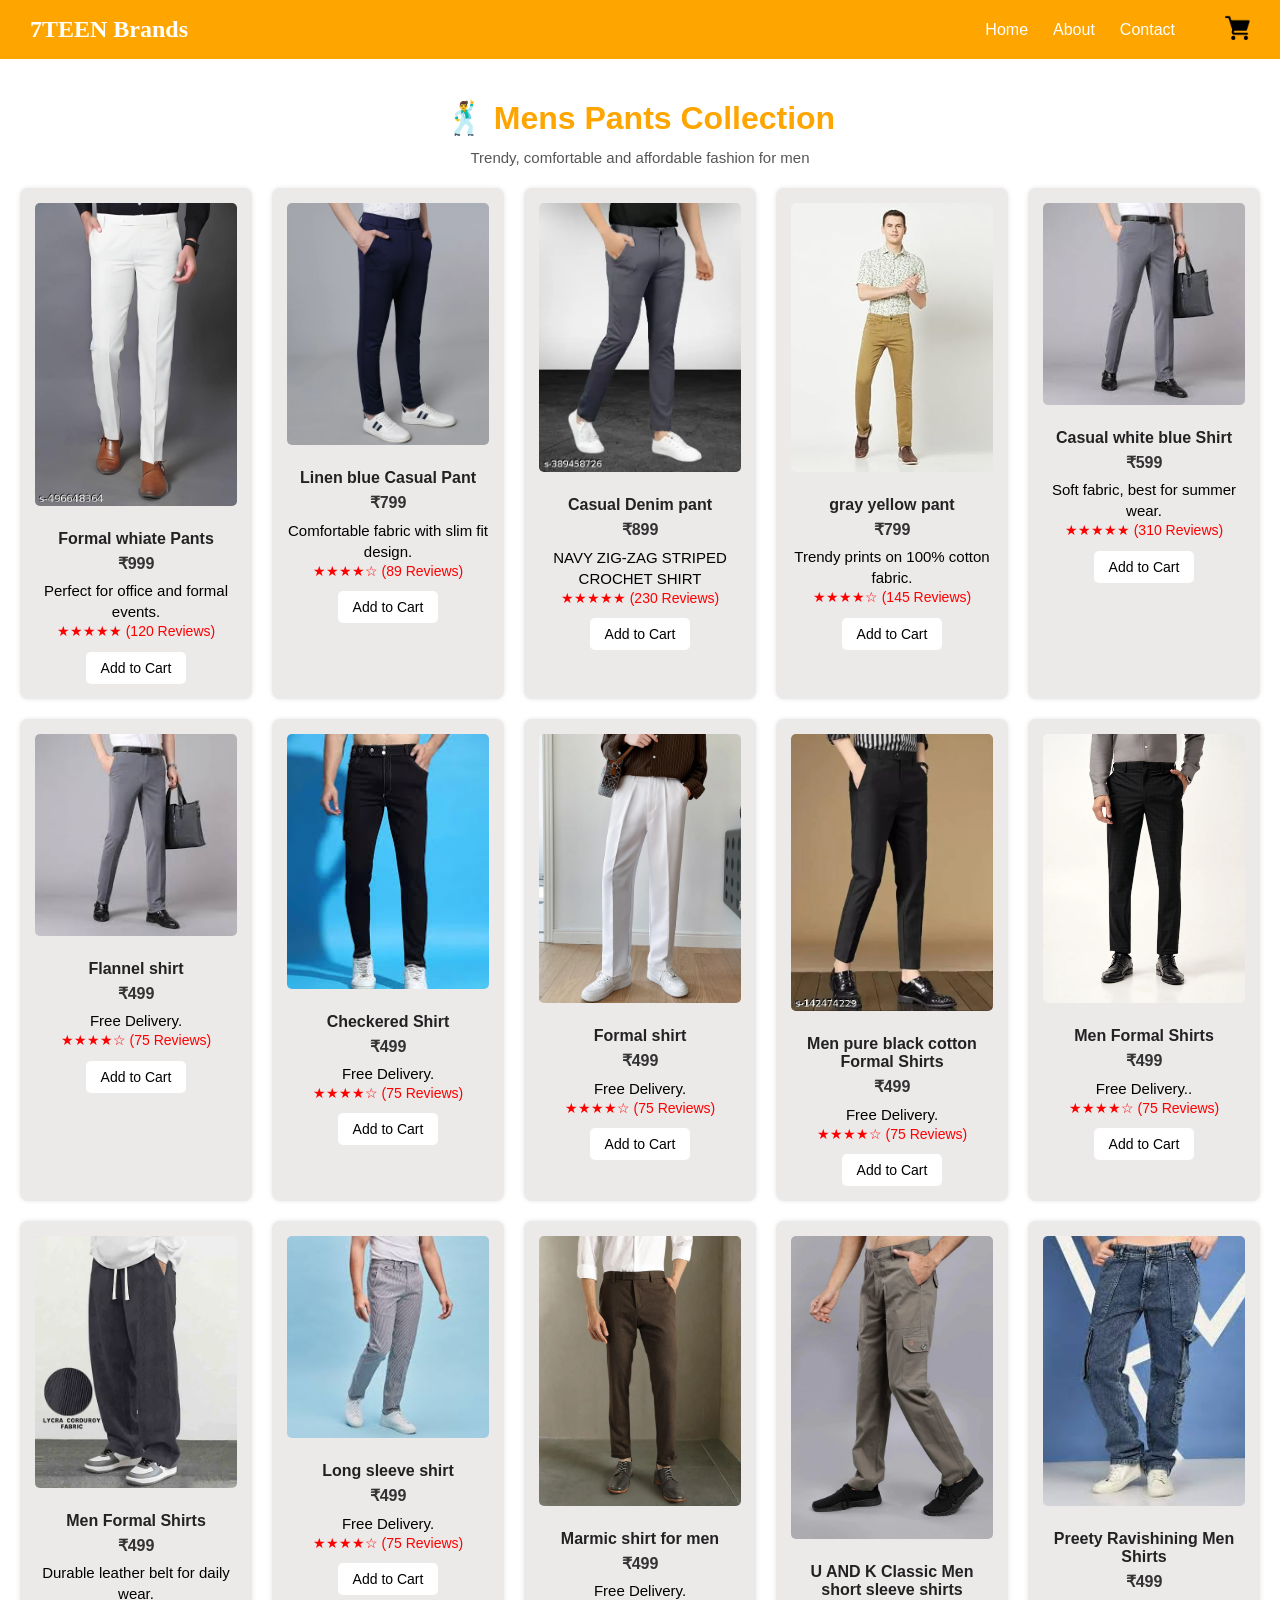
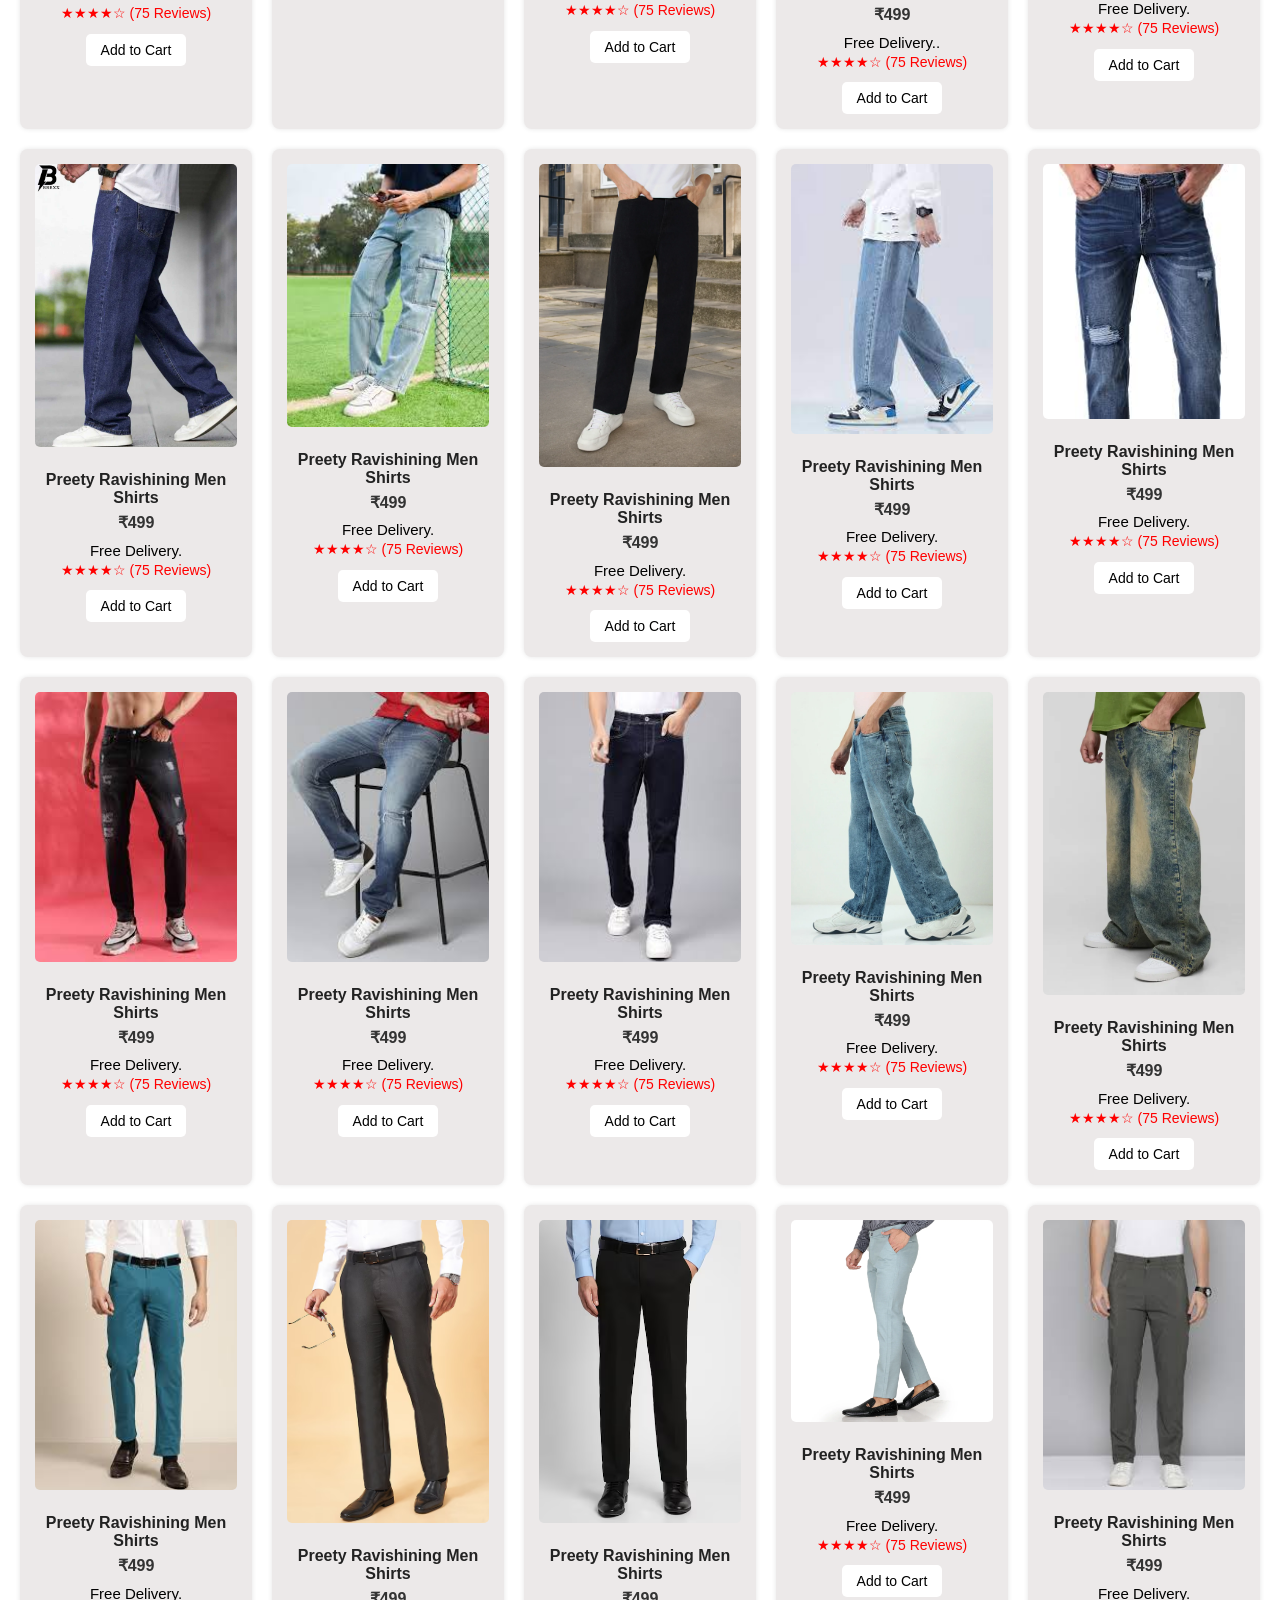
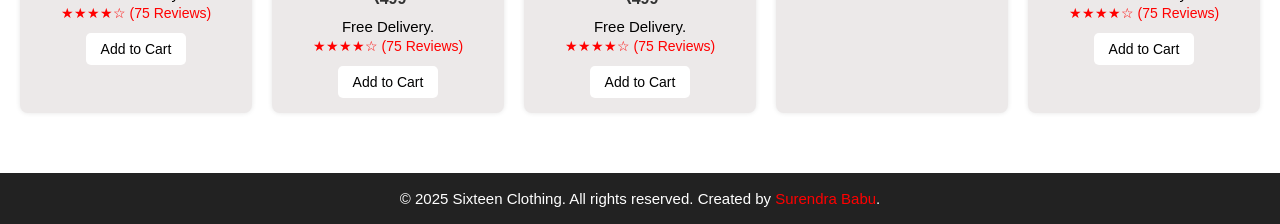
<file: pants.html>
<!DOCTYPE html>
<html lang="en">

<head>
  <meta charset="UTF-8">
  <meta name="viewport" content="width=device-width, initial-scale=1.0">
  <title>MENS-PANTS</title>
  <link rel="stylesheet" href="./,mens.css">
  <link rel="icon" type="image/x-icon" href="./Project images/logo.png">
</head>

<body>
  <!-- Navbar -->
  <!-- Navbar -->
  <nav class="navbar">
    <div class="logo"><a href="./about.html">7TEEN Brands</a></div>

    <!-- Hamburger Menu Button -->
    <div class="menu-toggle" id="menu-toggle">
      ☰
    </div>

    <ul class="nav-links" id="nav-links">
      <li><a href="./index.html">Home</a></li>
      <!-- <li><a href="./ourproducts.html">Products</a></li> -->
      <li><a href="./about.html">About</a></li>
      <li><a href="./touch.html">Contact</a></li>
      <li>
        <!-- <select class="nav-select" id="nav-select">
          <option><a href="./shoes.html">Shoes</a></option>
          <option><a href="./mens.html">Men</option>
          <option>Women</option>
          <option>Kids</option>
        </select> -->
      </li>
        <li>
          <a href="./cart.html">
            <img src="./Project images/grocery-store.png" width="25" class="log" alt="cart">
            <ul id="cart-items"></ul>
        
          </a>
        </li>
    </ul>
  </nav>
  <h1>🕺 Mens Pants Collection</h1>
  <p style="text-align:center; color:#555;">Trendy, comfortable and affordable fashion for men</p>

  <!-- Product Grid -->
  <div class="product-grid">

    <div class="product-card">
      <img src="./mens wear/30.jpg" tittle="white formal">
      <h3>Formal whiate Pants</h3>
      <p class="price">₹999</p>
      <p>Perfect for office and formal events.</p>
      <p class="review">★★★★★ (120 Reviews)</p>
      <button class="cart-btn">Add to Cart</button>
    </div>

    <div class="product-card">
      <img src="./mens wear/31.webp" alt="Shirts & Pants">
      <h3>Linen blue Casual Pant</h3>
      <p class="price">₹799</p>
      <p>Comfortable fabric with slim fit design.</p>
      <p class="review">★★★★☆ (89 Reviews)</p>
      <button class="cart-btn">Add to Cart</button>
    </div>

    <div class="product-card">
      <img src="./mens wear/32.webp" alt="Casual Wear">
      <h3>Casual Denim pant</h3>
      <p class="price">₹899</p>
      <p>NAVY ZIG-ZAG STRIPED CROCHET SHIRT</p>
      <p class="review">★★★★★ (230 Reviews)</p>
      <button class="cart-btn">Add to Cart</button>
    </div>

    <div class="product-card">
      <img src="./mens wear/34.jpg">
      <h3>gray yellow pant</h3>
      <p class="price">₹799</p>
      <p>Trendy prints on 100% cotton fabric.</p>
      <p class="review">★★★★☆ (145 Reviews)</p>
      <button class="cart-btn">Add to Cart</button>
    </div>

    <div class="product-card">
      <img src="./mens wear/35.jpg" alt="Casual T-Shirt">
      <h3>Casual white blue Shirt</h3>
      <p class="price">₹599</p>
      <p>Soft fabric, best for summer wear.</p>
      <p class="review">★★★★★ (310 Reviews)</p>
      <button class="cart-btn">Add to Cart</button>
    </div>

    <div class="product-card">
      <img src="./mens wear/35.jpg" alt="Accessories">
      <h3>Flannel shirt </h3>
      <p class="price">₹499</p>
      <p>Free Delivery.</p>
      <p class="review">★★★★☆ (75 Reviews)</p>
      <button class="cart-btn">Add to Cart</button>
    </div>
    <div class="product-card">
      <img src="./mens wear/36.jpg" alt="Accessories">
      <h3> Checkered Shirt</h3>
      <p class="price">₹499</p>
      <p>Free Delivery.</p>
      <p class="review">★★★★☆ (75 Reviews)</p>
      <button class="cart-btn">Add to Cart</button>
    </div>
    <div class="product-card">
      <img src="./mens wear/37.webp" alt="Accessories">
      <h3>Formal shirt</h3>
      <p class="price">₹499</p>
      <p>Free Delivery.</p>
      <p class="review">★★★★☆ (75 Reviews)</p>
      <button class="cart-btn">Add to Cart</button>
    </div>
    <div class="product-card">
      <img src="./mens wear/39.webp" alt="Accessories">
      <h3>Men pure black cotton Formal Shirts</h3>
      <p class="price">₹499</p>
      <p>Free Delivery.</p>
      <p class="review">★★★★☆ (75 Reviews)</p>
      <button class="cart-btn">Add to Cart</button>
    </div>
    <div class="product-card">
      <img src="./mens wear/40.webp" alt="Accessories">
      <h3>Men Formal Shirts</h3>
      <p class="price">₹499</p>
      <p>Free Delivery..</p>
      <p class="review">★★★★☆ (75 Reviews)</p>
      <button class="cart-btn">Add to Cart</button>
    </div>
    <div class="product-card">
      <img src="./mens wear/pant1.webp " alt="Accessories">
      <h3>Men Formal Shirts</h3>
      <p class="price">₹499</p>
      <p>Durable leather belt for daily wear.</p>
      <p class="review">★★★★☆ (75 Reviews)</p>
      <button class="cart-btn">Add to Cart</button>
    </div>
    <div class="product-card">
      <img src="./mens wear/pant10.jpg" alt="Accessories">
      <h3>Long sleeve shirt</h3>
      <p class="price">₹499</p>
      <p>Free Delivery.</p>
      <p class="review">★★★★☆ (75 Reviews)</p>
      <button class="cart-btn">Add to Cart</button>
    </div>
    <div class="product-card">
      <img src="./mens wear/pant11.webp" alt="Accessories">
      <h3>Marmic shirt for men</h3>
      <p class="price">₹499</p>
      <p>Free Delivery.</p>
      <p class="review">★★★★☆ (75 Reviews)</p>
      <button class="cart-btn">Add to Cart</button>
    </div>
    <div class="product-card">
      <img src="./mens wear/pant12.webp" alt="Accessories">
      <h3>U AND K Classic Men short sleeve shirts</h3>
      <p class="price">₹499</p>
      <p>Free Delivery..</p>
      <p class="review">★★★★☆ (75 Reviews)</p>
      <button class="cart-btn">Add to Cart</button>
    </div>
    <div class="product-card">
      <img src="./mens wear/pant13.jpg" alt="Accessories">
      <h3>Preety Ravishining Men Shirts</h3>
      <p class="price">₹499</p>
      <p>Free Delivery.</p>
      <p class="review">★★★★☆ (75 Reviews)</p>
      <button class="cart-btn">Add to Cart</button>
    </div>
    <div class="product-card">
      <img src="./mens wear/pant14.jpg" alt="Accessories">
      <h3>Preety Ravishining Men Shirts</h3>
      <p class="price">₹499</p>
      <p>Free Delivery.</p>
      <p class="review">★★★★☆ (75 Reviews)</p>
      <button class="cart-btn">Add to Cart</button>
    </div>
    <div class="product-card">
      <img src="./mens wear/pant15.jpg" alt="Accessories">
      <h3>Preety Ravishining Men Shirts</h3>
      <p class="price">₹499</p>
      <p>Free Delivery.</p>
      <p class="review">★★★★☆ (75 Reviews)</p>
      <button class="cart-btn">Add to Cart</button>
    </div>
    <div class="product-card">
      <img src="./mens wear/pant22.webp" alt="Accessories">
      <h3>Preety Ravishining Men Shirts</h3>
      <p class="price">₹499</p>
      <p>Free Delivery.</p>
      <p class="review">★★★★☆ (75 Reviews)</p>
      <button class="cart-btn">Add to Cart</button>
    </div>
<div class="product-card">
      <img src="./mens wear/pant17.jpg" alt="Accessories">
      <h3>Preety Ravishining Men Shirts</h3>
      <p class="price">₹499</p>
      <p>Free Delivery.</p>
      <p class="review">★★★★☆ (75 Reviews)</p>
      <button class="cart-btn">Add to Cart</button>
    </div>
<div class="product-card">
      <img src="./mens wear/pant18.jpg" alt="Accessories">
      <h3>Preety Ravishining Men Shirts</h3>
      <p class="price">₹499</p>
      <p>Free Delivery.</p>
      <p class="review">★★★★☆ (75 Reviews)</p>
      <button class="cart-btn">Add to Cart</button>
    </div>
<div class="product-card">
      <img src="./mens wear/pant19.jpg" alt="Accessories">
      <h3>Preety Ravishining Men Shirts</h3>
      <p class="price">₹499</p>
      <p>Free Delivery.</p>
      <p class="review">★★★★☆ (75 Reviews)</p>
      <button class="cart-btn">Add to Cart</button>
    </div>
<div class="product-card">
      <img src="./mens wear/pant20.jpg" alt="Accessories">
      <h3>Preety Ravishining Men Shirts</h3>
      <p class="price">₹499</p>
      <p>Free Delivery.</p>
      <p class="review">★★★★☆ (75 Reviews)</p>
      <button class="cart-btn">Add to Cart</button>
    </div>
<div class="product-card">
      <img src="./mens wear/pant21.jpg" alt="Accessories">
      <h3>Preety Ravishining Men Shirts</h3>
      <p class="price">₹499</p>
      <p>Free Delivery.</p>
      <p class="review">★★★★☆ (75 Reviews)</p>
      <button class="cart-btn">Add to Cart</button>
    </div>
<div class="product-card">
      <img src="./mens wear/pant23.webp" alt="Accessories">
      <h3>Preety Ravishining Men Shirts</h3>
      <p class="price">₹499</p>
      <p>Free Delivery.</p>
      <p class="review">★★★★☆ (75 Reviews)</p>
      <button class="cart-btn">Add to Cart</button>
    </div>
<div class="product-card">
      <img src="./mens wear/pant24.webp" alt="Accessories">
      <h3>Preety Ravishining Men Shirts</h3>
      <p class="price">₹499</p>
      <p>Free Delivery.</p>
      <p class="review">★★★★☆ (75 Reviews)</p>
      <button class="cart-btn">Add to Cart</button>
    </div>
<div class="product-card">
      <img src="./mens wear/pant25.jpg" alt="Accessories">
      <h3>Preety Ravishining Men Shirts</h3>
      <p class="price">₹499</p>
      <p>Free Delivery.</p>
      <p class="review">★★★★☆ (75 Reviews)</p>
      <button class="cart-btn">Add to Cart</button>
    </div>
    <div class="product-card">
      <img src="./mens wear/pant26.avif" alt="Accessories">
      <h3>Preety Ravishining Men Shirts</h3>
      <p class="price">₹499</p>
      <p>Free Delivery.</p>
      <p class="review">★★★★☆ (75 Reviews)</p>
      <button class="cart-btn">Add to Cart</button>
    </div>
    <div class="product-card">
      <img src="./mens wear/pant27.avif" alt="Accessories">
      <h3>Preety Ravishining Men Shirts</h3>
      <p class="price">₹499</p>
      <p>Free Delivery.</p>
      <p class="review">★★★★☆ (75 Reviews)</p>
      <button class="cart-btn">Add to Cart</button>
    </div>
    <div class="product-card">
      <img src="./mens wear/pant29.webp" alt="Accessories">
      <h3>Preety Ravishining Men Shirts</h3>
      <p class="price">₹499</p>
      <p>Free Delivery.</p>
      <p class="review">★★★★☆ (75 Reviews)</p>
      <button class="cart-btn">Add to Cart</button>
    </div>
    <div class="product-card">
      <img src="./mens wear/pant9.jpg" alt="Accessories">
      <h3>Preety Ravishining Men Shirts</h3>
      <p class="price">₹499</p>
      <p>Free Delivery.</p>
      <p class="review">★★★★☆ (75 Reviews)</p>
      <button class="cart-btn">Add to Cart</button>
    </div>


  </div>

  <footer>
    <p>&copy; 2025 Sixteen Clothing. All rights reserved. Created by <span style="color:red;">Surendra Babu</span>.</p>
  </footer>
  <script>
    // Toggle mobile menu
    const menuToggle = document.getElementById('menu-toggle');
    const navLinks = document.getElementById('nav-links');

    menuToggle.addEventListener('click', () => {
      navLinks.classList.toggle('active');
    });
  </script>

</body>

</html>
</file>
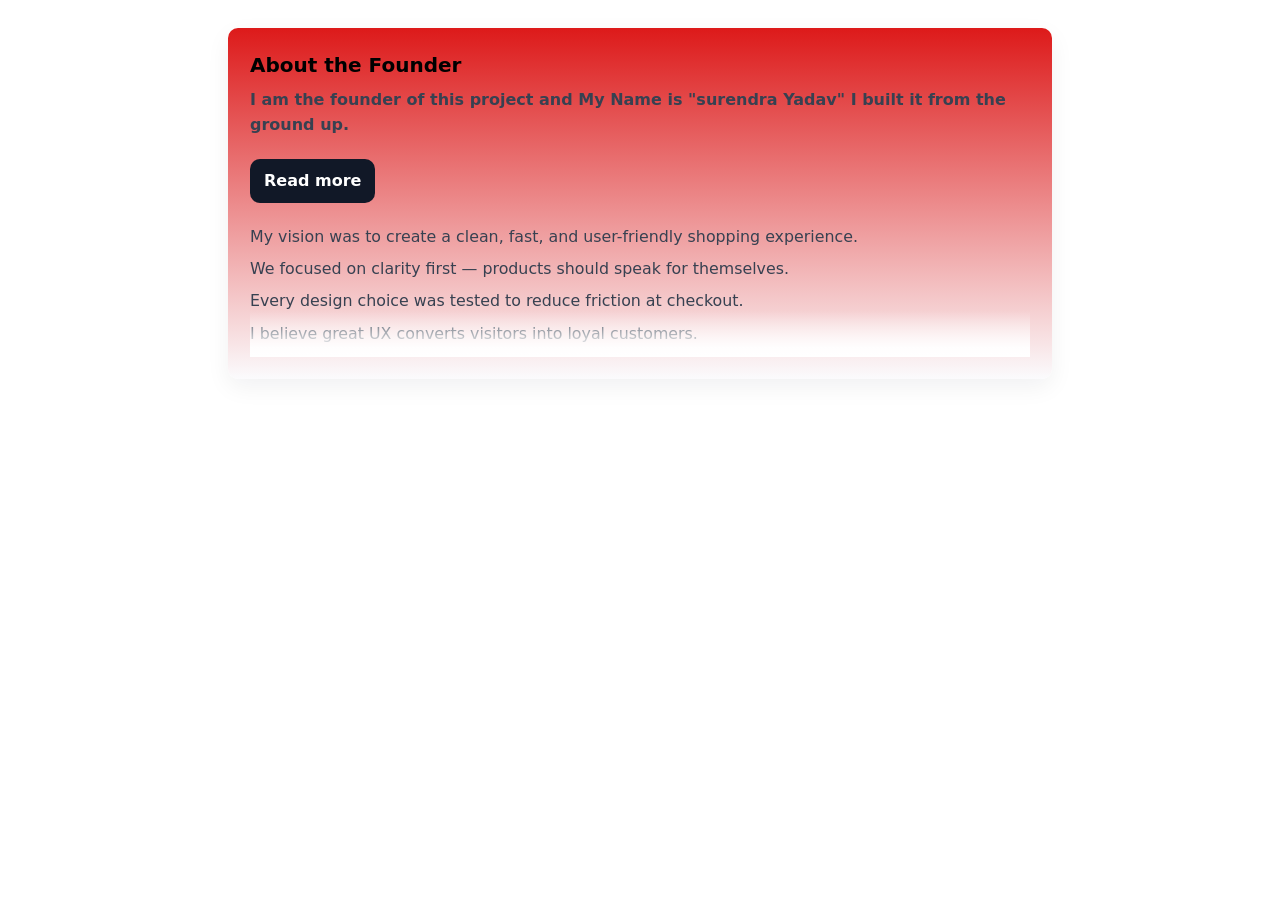
<file: read.html>
<!DOCTYPE html>
<html lang="en">
<head>
    <meta charset="UTF-8">
    <meta name="viewport" content="width=device-width, initial-scale=1.0">
    <title>Read More</title>
    <link rel="stylesheet" href="read.css">
</head>
<body>
    <!-- Read More (HTML only) -->
<section class="rm-card" aria-label="About the founder">
  <h2 class="rm-title">About the Founder</h2>

  <p class="rm-lead">I am the founder of this project and  My Name is "surendra Yadav" I built it from the ground up.</p>

  <!-- checkbox toggle -->
  <input type="checkbox" id="rm-toggle" class="rm-toggle" />
  <label for="rm-toggle" class="rm-button" aria-hidden="false" role="button" tabindex="0">
    Read more
  </label>

  <!-- collapsible content -->
  <div class="rm-content" id="rm-content" aria-hidden="true">
    <!-- <p>I am the founder of this project and I built it from the ground up.</p> -->
    <p>My vision was to create a clean, fast, and user-friendly shopping experience.</p>
    <p>We focused on clarity first — products should speak for themselves.</p>
    <p>Every design choice was tested to reduce friction at checkout.</p>
    <p>I believe great UX converts visitors into loyal customers.</p>
    <p>Our product selection is curated with quality and value in mind.</p>
    <p>We negotiate directly with suppliers to keep prices fair.</p>
    <p>Fast shipping and honest returns are promises we keep.</p>
    <p>Security and privacy were priorities from day one.</p>
    <p>We use transparent policies so customers feel confident.</p>
    <p>Listening to feedback shaped many product and design changes.</p>
    <p>Small details — like microcopy and spacing — matter to us.</p>
    <p>Accessibility is not optional; it’s built into our foundation.</p>
    <p>We optimized images and assets for real-world performance.</p>
    <p>Mobile shoppers get the same attention as desktop users.</p>
    <p>Our search and filters are designed to help people find what they need.</p>
    <p>We prioritize intuitive navigation and meaningful categories.</p>
    <p>Product pages show clear information and honest photos.</p>
    <p>Customer support is personal — real people answering real questions.</p>
    <p>We celebrate user stories and show how items fit into life.</p>
    <p>Seasonal collections are chosen to match real trends and needs.</p>
    <p>Sustainability guides some of our sourcing choices.</p>
    <p>We value long-term relationships over one-time sales.</p>
    <p>Promotions are meaningful and timed to add genuine value.</p>
    <p>I oversee quality checks to maintain consistent standards.</p>
    <p>We build features incrementally and test each release.</p>
    <p>Analytics guide our decisions, but empathy shapes them.</p>
    <p>Every bug fixed improves someone’s day — that motivates us.</p>
    <p>We partner with creators who share our aesthetic values.</p>
    <p>Our packaging is designed to be protective and presentable.</p>
    <p>We invest in photography to show products clearly and fairly.</p>
    <p>Return processes are streamlined to reduce hassle.</p>
    <p>Reviews are authentic — we encourage honest feedback.</p>
    <p>We’re committed to continuous improvement, not perfection.</p>
    <p>The team works remotely with shared values and clear goals.</p>
    <p>I believe in transparent leadership and open communication.</p>
    <p>We run regular usability sessions to keep the site intuitive.</p>
    <p>Security audits are scheduled and taken seriously.</p>
    <p>We aim for a delightful first impression on every visit.</p>
    <p>Small surprises — free samples or notes — create memorable moments.</p>
    <p>Our roadmap prioritizes customer-requested features.</p>
    <p>We measure success by repeat customers and referrals.</p>
    <p>I started this project because I wanted something better.</p>
    <p>Building it taught me patience, focus, and listening.</p>
    <p>We are small but nimble, adapting quickly to change.</p>
    <p>Community matters; we celebrate our customers publicly.</p>
    <p>Every purchase supports continued improvement and service.</p>
    <p>We welcome ideas and collaborations from creators and users.</p>
    <p>Thank you for trusting us; we won’t take that lightly.</p>
    <p>Join us on this journey — your feedback shapes what comes next.</p>
  </div>
</section>
<script src="main.js"></script>
    
</body>
</html>
</file>
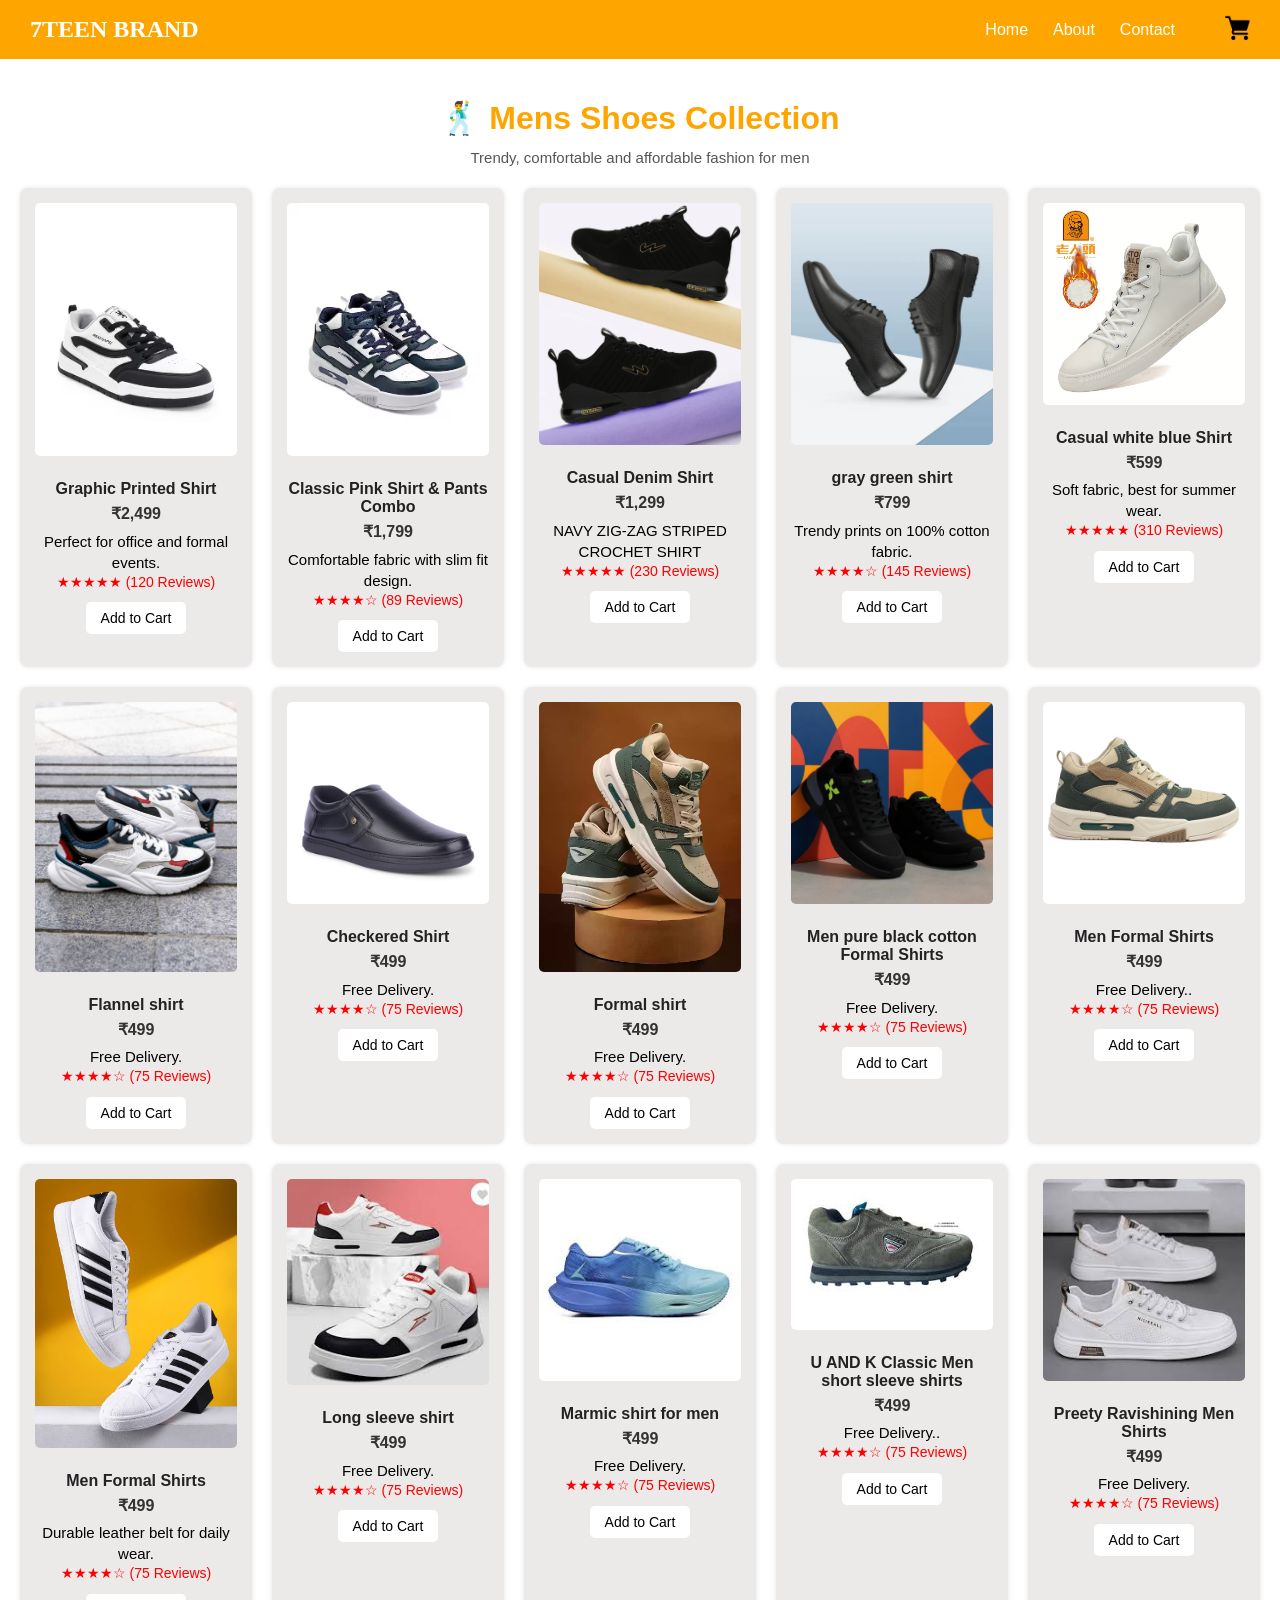
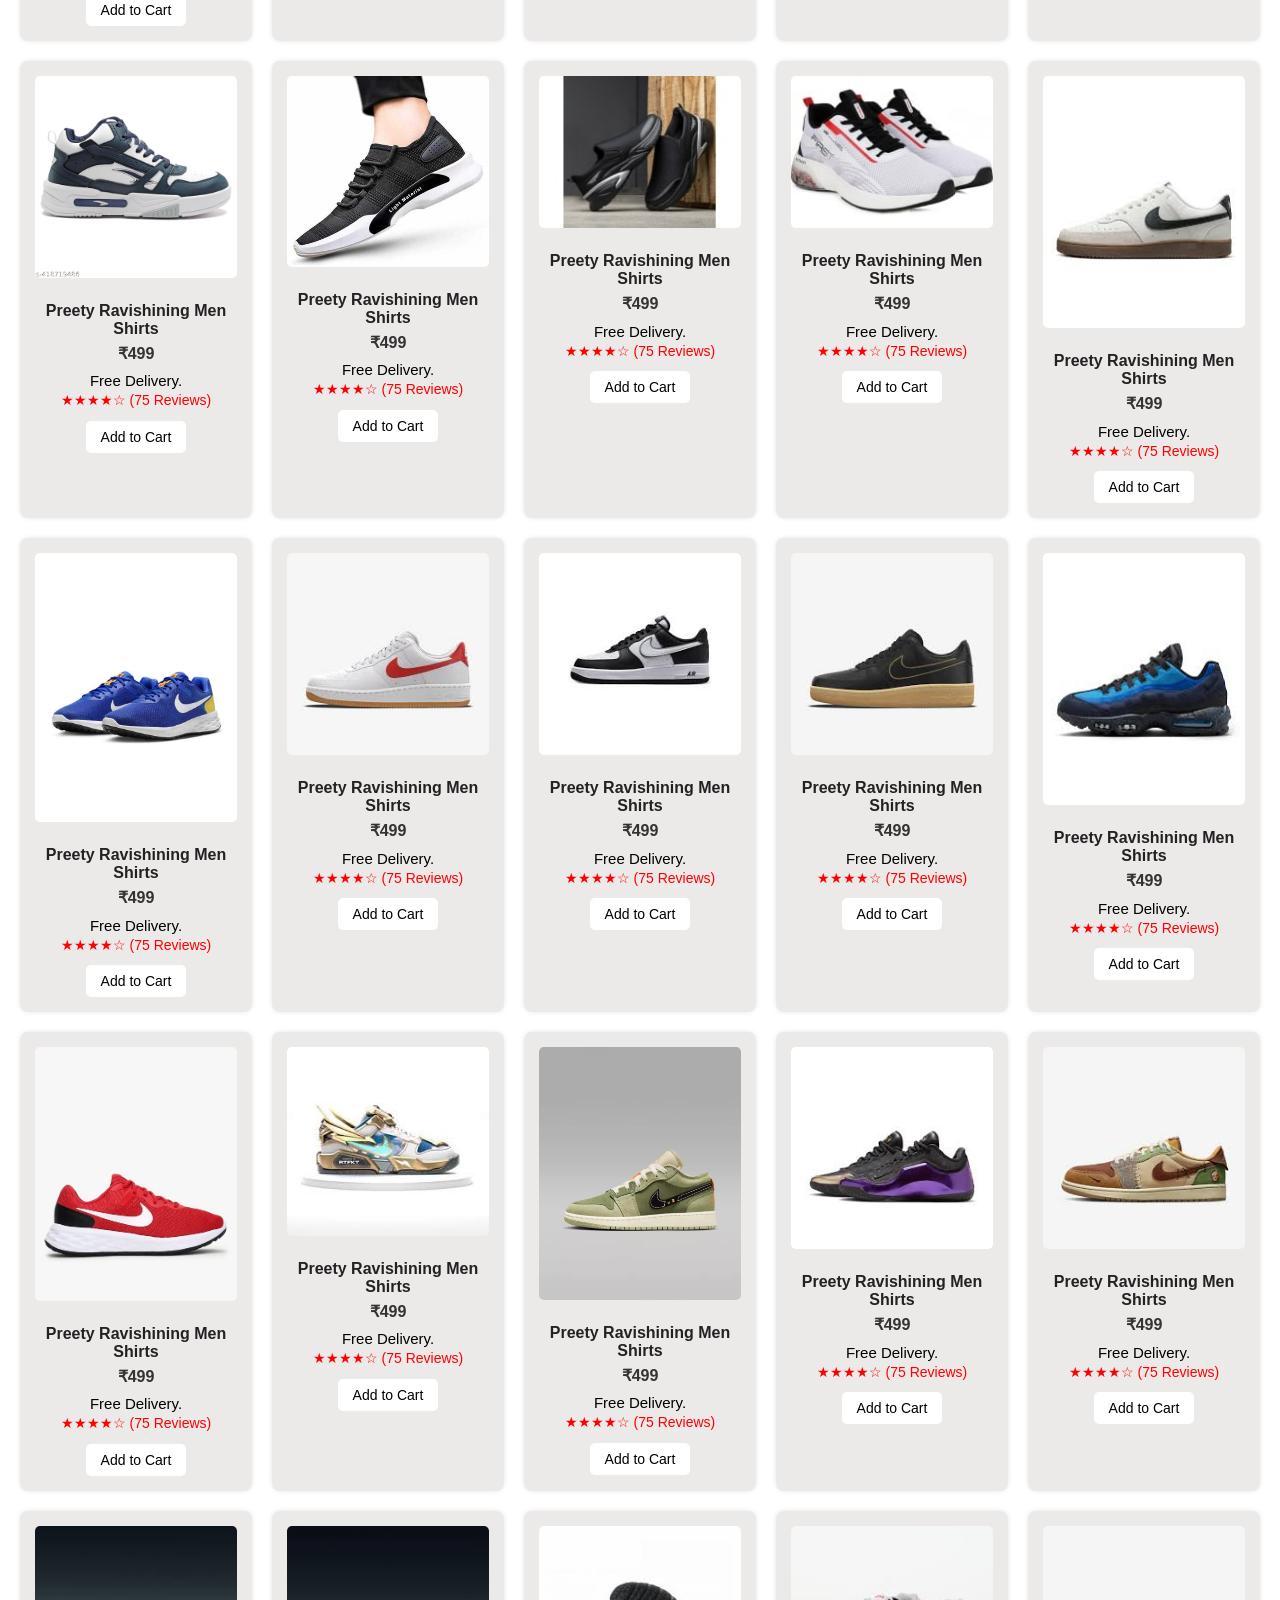
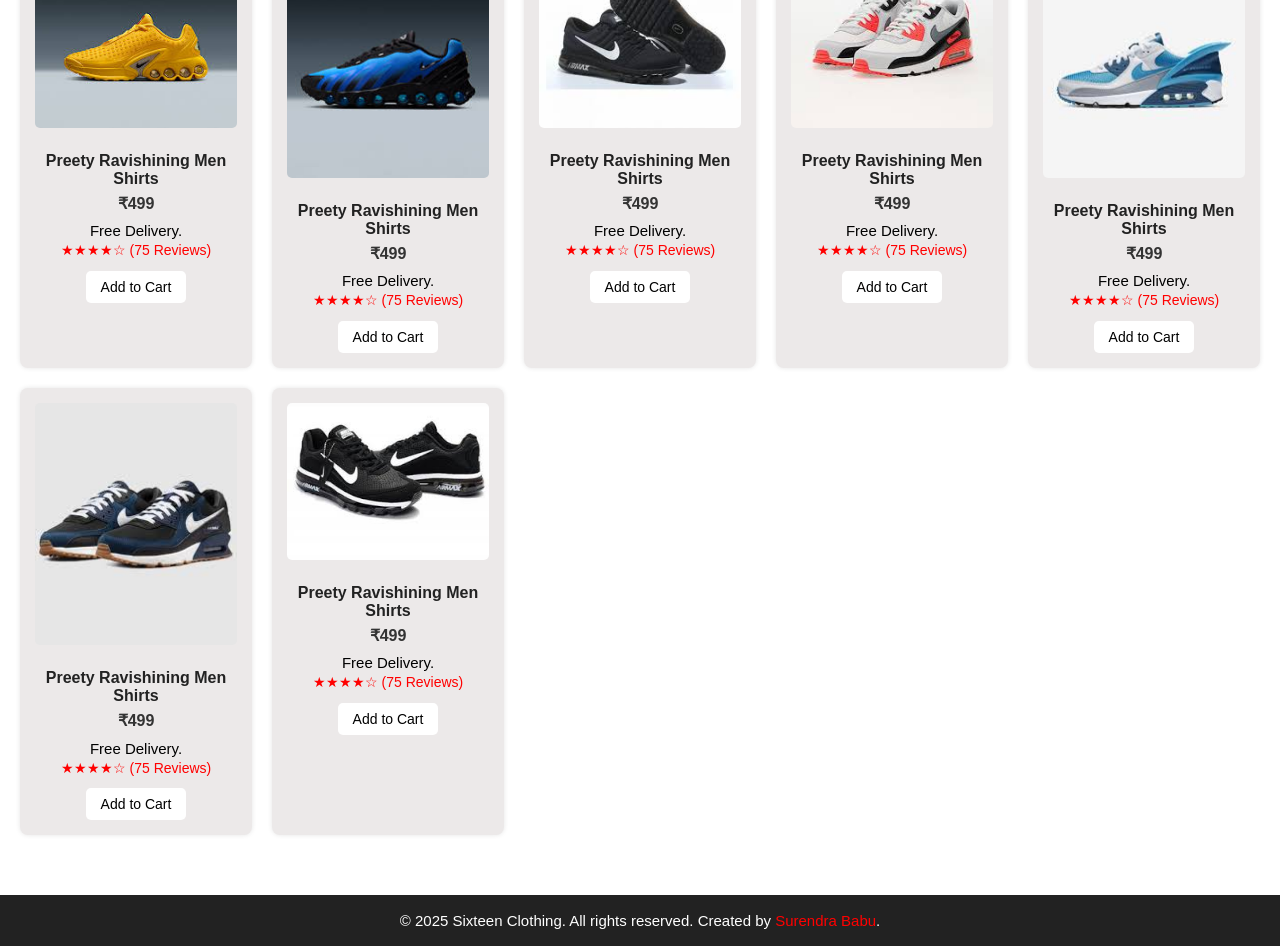
<file: shoes.html>
<!DOCTYPE html>
<html lang="en">

<head>
  <meta charset="UTF-8">
  <meta name="viewport" content="width=device-width, initial-scale=1.0">
  <title>Mens Wear - Sixteen Clothing</title>
  <link rel="stylesheet" href="./,mens.css">
  <link rel="icon" type="image/x-icon" href="./Project images/logo.png">
</head>

<body>
  <!-- Navbar -->
  <!-- Navbar -->
  <nav class="navbar">
    <div class="logo"><a href="#">7TEEN BRAND</a></div>

    <!-- Hamburger Menu Button -->
    <div class="menu-toggle" id="menu-toggle">
      ☰
    </div>

    <ul class="nav-links" id="nav-links">
      <li><a href="./index.html">Home</a></li>
      <!-- <li><a href="./ourproducts.html">Products</a></li> -->
      <li><a href="./about.html">About</a></li>
      <li><a href="./">Contact</a></li>
      <li>
        <!-- <select class="nav-select" id="nav-select">
          <option><a href="./shoes.html">Shoes</a></option>
          <option><a>Men</option>
          <option>Women</option>
          <option>Kids</option>
        </select> -->
      </li>
        <li>
          <a href="./cart.html">
            <img src="./Project images/grocery-store.png" width="25" class="log" alt="cart">
            <ul id="cart-items"></ul>
        
          </a>
        </li>
    </ul>
  </nav>
  <h1>🕺 Mens Shoes Collection</h1>
  <p style="text-align:center; color:#555;">Trendy, comfortable and affordable fashion for men</p>

  <!-- Product Grid -->
  <div class="product-grid">

    <div class="product-card">
      <img src="./shoes wear/-473Wx593H-466556317-white-MODEL3 (1).avif" alt="Formal Shoes">
      <h3>Graphic Printed Shirt</h3>
      <p class="price">₹2,499</p>
      <p>Perfect for office and formal events.</p>
      <p class="review">★★★★★ (120 Reviews)</p>
      <button class="cart-btn">Add to Cart</button>
    </div>

    <div class="product-card">
      <img src="./shoes wear/-473Wx593H-700252207-navy-MODEL.avif" alt="Shirts & Pants">
      <h3>Classic Pink Shirt & Pants Combo</h3>
      <p class="price">₹1,799</p>
      <p>Comfortable fabric with slim fit design.</p>
      <p class="review">★★★★☆ (89 Reviews)</p>
      <button class="cart-btn">Add to Cart</button>
    </div>

    <div class="product-card">
      <img src="./shoes wear/-original-imagsn6p2dzrc6zy.webp" alt="Casual Wear">
      <h3>Casual Denim Shirt</h3>
      <p class="price">₹1,299</p>
      <p>NAVY ZIG-ZAG STRIPED CROCHET SHIRT</p>
      <p class="review">★★★★★ (230 Reviews)</p>
      <button class="cart-btn">Add to Cart</button>
    </div>

    <div class="product-card">
      <img src="./shoes wear/-original-imah9mgnqcjty5nz.webp" alt="Printed T-Shirt">
      <h3>gray green shirt</h3>
      <p class="price">₹799</p>
      <p>Trendy prints on 100% cotton fabric.</p>
      <p class="review">★★★★☆ (145 Reviews)</p>
      <button class="cart-btn">Add to Cart</button>
    </div>

    <div class="product-card">
      <img src="./shoes wear/149efdb304649d3cd0dc9b25bfea03c3.jpg" alt="Casual T-Shirt">
      <h3>Casual white blue Shirt</h3>
      <p class="price">₹599</p>
      <p>Soft fabric, best for summer wear.</p>
      <p class="review">★★★★★ (310 Reviews)</p>
      <button class="cart-btn">Add to Cart</button>
    </div>

    <div class="product-card">
      <img src="./shoes wear/4083c9a4-26d6-429a-9bd4-02be7c3b9e1a1727353203447-Red-Tape-Men-White-Walking-Shoes-1771727353203144-1.jpg" alt="Accessories">
      <h3>Flannel shirt </h3>
      <p class="price">₹499</p>
      <p>Free Delivery.</p>
      <p class="review">★★★★☆ (75 Reviews)</p>
      <button class="cart-btn">Add to Cart</button>
    </div>
    <div class="product-card">
      <img src="./shoes wear/5131456300_1.webp" alt="Accessories">
      <h3> Checkered Shirt</h3>
      <p class="price">₹499</p>
      <p>Free Delivery.</p>
      <p class="review">★★★★☆ (75 Reviews)</p>
      <button class="cart-btn">Add to Cart</button>
    </div>
    <div class="product-card">
      <img src="./shoes wear/6-mexico-11-6-asian-green-original-imah3nxzfcgrn75k.webp" alt="Accessories">
      <h3>Formal shirt</h3>
      <p class="price">₹499</p>
      <p>Free Delivery.</p>
      <p class="review">★★★★☆ (75 Reviews)</p>
      <button class="cart-btn">Add to Cart</button>
    </div>
    <div class="product-card">
      <img src="./shoes wear/7-flip-telephone-blk-7-jootiyapa-black-original-imahf4y2gtfpgsae.webp" alt="Accessories">
      <h3>Men pure black cotton Formal Shirts</h3>
      <p class="price">₹499</p>
      <p>Free Delivery.</p>
      <p class="review">★★★★☆ (75 Reviews)</p>
      <button class="cart-btn">Add to Cart</button>
    </div>
    <div class="product-card">
      <img src="./shoes wear/71BGxEJfE5L._UY1000_.jpg" alt="Accessories">
      <h3>Men Formal Shirts</h3>
      <p class="price">₹499</p>
      <p>Free Delivery..</p>
      <p class="review">★★★★☆ (75 Reviews)</p>
      <button class="cart-btn">Add to Cart</button>
    </div>
    <div class="product-card">
      <img src="./shoes wear/8-sd0323g-8-sparx-white-original-imahdgmqj6cebaqd.webp" alt="Accessories">
      <h3>Men Formal Shirts</h3>
      <p class="price">₹499</p>
      <p>Durable leather belt for daily wear.</p>
      <p class="review">★★★★☆ (75 Reviews)</p>
      <button class="cart-btn">Add to Cart</button>
    </div>
    <div class="product-card">
      <img src="./shoes wear/images (1).jpeg" alt="Accessories">
      <h3>Long sleeve shirt</h3>
      <p class="price">₹499</p>
      <p>Free Delivery.</p>
      <p class="review">★★★★☆ (75 Reviews)</p>
      <button class="cart-btn">Add to Cart</button>
    </div>
    <div class="product-card">
      <img src="./shoes wear/images.jpeg" alt="Accessories">
      <h3>Marmic shirt for men</h3>
      <p class="price">₹499</p>
      <p>Free Delivery.</p>
      <p class="review">★★★★☆ (75 Reviews)</p>
      <button class="cart-btn">Add to Cart</button>
    </div>
    <div class="product-card">
      <img src="./shoes wear/images (3).jpeg" alt="Accessories">
      <h3>U AND K Classic Men short sleeve shirts</h3>
      <p class="price">₹499</p>
      <p>Free Delivery..</p>
      <p class="review">★★★★☆ (75 Reviews)</p>
      <button class="cart-btn">Add to Cart</button>
    </div>
    <div class="product-card">
      <img src="./shoes wear/images (2).jpeg" alt="Accessories">
      <h3>Preety Ravishining Men Shirts</h3>
      <p class="price">₹499</p>
      <p>Free Delivery.</p>
      <p class="review">★★★★☆ (75 Reviews)</p>
      <button class="cart-btn">Add to Cart</button>
    </div>
    <div class="product-card">
      <img src="./shoes wear/pzzn2_512.jpg" alt="Accessories">
      <h3>Preety Ravishining Men Shirts</h3>
      <p class="price">₹499</p>
      <p>Free Delivery.</p>
      <p class="review">★★★★☆ (75 Reviews)</p>
      <button class="cart-btn">Add to Cart</button>
    </div>
        <div class="product-card">
      <img src="./shoes wear/sports-shoes-running-shoes-gym-shoes-badminton-shoe-volly-ball-original-imafv5xjdzwhyfd3.webp" alt="Accessories">
      <h3>Preety Ravishining Men Shirts</h3>
      <p class="price">₹499</p>
      <p>Free Delivery.</p>
      <p class="review">★★★★☆ (75 Reviews)</p>
      <button class="cart-btn">Add to Cart</button>
    </div>
        <div class="product-card">
      <img src="./shoes wear/thumb_611e708b_9-rmw024-red-tape-black-original-imagqy3pzshssvzg.jpeg" alt="Accessories">
      <h3>Preety Ravishining Men Shirts</h3>
      <p class="price">₹499</p>
      <p>Free Delivery.</p>
      <p class="review">★★★★☆ (75 Reviews)</p>
      <button class="cart-btn">Add to Cart</button>
    </div>
        <div class="product-card">
      <img src="./shoes wear/thumb_7c321806_8-11g-787-8-campus-wht-blk-red-original-imagy8ywquwqwe6j.jpeg" alt="Accessories">
      <h3>Preety Ravishining Men Shirts</h3>
      <p class="price">₹499</p>
      <p>Free Delivery.</p>
      <p class="review">★★★★☆ (75 Reviews)</p>
      <button class="cart-btn">Add to Cart</button>
    </div>
        <div class="product-card">
      <img src="./shoes wear/s1.jpg" alt="Accessories">
      <h3>Preety Ravishining Men Shirts</h3>
      <p class="price">₹499</p>
      <p>Free Delivery.</p>
      <p class="review">★★★★☆ (75 Reviews)</p>
      <button class="cart-btn">Add to Cart</button>
    </div>
         <div class="product-card">
      <img src="./shoes wear/s2.jpg" alt="Accessories">
      <h3>Preety Ravishining Men Shirts</h3>
      <p class="price">₹499</p>
      <p>Free Delivery.</p>
      <p class="review">★★★★☆ (75 Reviews)</p>
      <button class="cart-btn">Add to Cart</button>
    </div>
         <div class="product-card">
      <img src="./shoes wear/s3.jpg" alt="Accessories">
      <h3>Preety Ravishining Men Shirts</h3>
      <p class="price">₹499</p>
      <p>Free Delivery.</p>
      <p class="review">★★★★☆ (75 Reviews)</p>
      <button class="cart-btn">Add to Cart</button>
    </div>
         <div class="product-card">
      <img src="./shoes wear/s4.jpg" alt="Accessories">
      <h3>Preety Ravishining Men Shirts</h3>
      <p class="price">₹499</p>
      <p>Free Delivery.</p>
      <p class="review">★★★★☆ (75 Reviews)</p>
      <button class="cart-btn">Add to Cart</button>
    </div>
         <div class="product-card">
      <img src="./shoes wear/s5.jpg" alt="Accessories">
      <h3>Preety Ravishining Men Shirts</h3>
      <p class="price">₹499</p>
      <p>Free Delivery.</p>
      <p class="review">★★★★☆ (75 Reviews)</p>
      <button class="cart-btn">Add to Cart</button>
    </div>
         <div class="product-card">
      <img src="./shoes wear/s6.jpg" alt="Accessories">
      <h3>Preety Ravishining Men Shirts</h3>
      <p class="price">₹499</p>
      <p>Free Delivery.</p>
      <p class="review">★★★★☆ (75 Reviews)</p>
      <button class="cart-btn">Add to Cart</button>
    </div>
         <div class="product-card">
      <img src="./shoes wear/s7.avif" alt="Accessories">
      <h3>Preety Ravishining Men Shirts</h3>
      <p class="price">₹499</p>
      <p>Free Delivery.</p>
      <p class="review">★★★★☆ (75 Reviews)</p>
      <button class="cart-btn">Add to Cart</button>
    </div>
         <div class="product-card">
      <img src="./shoes wear/s8.jpg" alt="Accessories">
      <h3>Preety Ravishining Men Shirts</h3>
      <p class="price">₹499</p>
      <p>Free Delivery.</p>
      <p class="review">★★★★☆ (75 Reviews)</p>
      <button class="cart-btn">Add to Cart</button>
    </div>
         <div class="product-card">
      <img src="./shoes wear/s9.webp" alt="Accessories">
      <h3>Preety Ravishining Men Shirts</h3>
      <p class="price">₹499</p>
      <p>Free Delivery.</p>
      <p class="review">★★★★☆ (75 Reviews)</p>
      <button class="cart-btn">Add to Cart</button>
    </div>
         <div class="product-card">
      <img src="./shoes wear/s10.jpg" alt="Accessories">
      <h3>Preety Ravishining Men Shirts</h3>
      <p class="price">₹499</p>
      <p>Free Delivery.</p>
      <p class="review">★★★★☆ (75 Reviews)</p>
      <button class="cart-btn">Add to Cart</button>
    </div>
         <div class="product-card">
      <img src="./shoes wear/s11.jpg" alt="Accessories">
      <h3>Preety Ravishining Men Shirts</h3>
      <p class="price">₹499</p>
      <p>Free Delivery.</p>
      <p class="review">★★★★☆ (75 Reviews)</p>
      <button class="cart-btn">Add to Cart</button>
    </div>
         <div class="product-card">
      <img src="./shoes wear/s12.jpg" alt="Accessories">
      <h3>Preety Ravishining Men Shirts</h3>
      <p class="price">₹499</p>
      <p>Free Delivery.</p>
      <p class="review">★★★★☆ (75 Reviews)</p>
      <button class="cart-btn">Add to Cart</button>
    </div>
         <div class="product-card">
      <img src="./shoes wear/s13.jpg" alt="Accessories">
      <h3>Preety Ravishining Men Shirts</h3>
      <p class="price">₹499</p>
      <p>Free Delivery.</p>
      <p class="review">★★★★☆ (75 Reviews)</p>
      <button class="cart-btn">Add to Cart</button>
    </div>
         <div class="product-card">
      <img src="./shoes wear/s15.jpg" alt="Accessories">
      <h3>Preety Ravishining Men Shirts</h3>
      <p class="price">₹499</p>
      <p>Free Delivery.</p>
      <p class="review">★★★★☆ (75 Reviews)</p>
      <button class="cart-btn">Add to Cart</button>
    </div>
         <div class="product-card">
      <img src="./shoes wear/s16.jpg" alt="Accessories">
      <h3>Preety Ravishining Men Shirts</h3>
      <p class="price">₹499</p>
      <p>Free Delivery.</p>
      <p class="review">★★★★☆ (75 Reviews)</p>
      <button class="cart-btn">Add to Cart</button>
    </div>
         <div class="product-card">
      <img src="./shoes wear/s17.jpg" alt="Accessories">
      <h3>Preety Ravishining Men Shirts</h3>
      <p class="price">₹499</p>
      <p>Free Delivery.</p>
      <p class="review">★★★★☆ (75 Reviews)</p>
      <button class="cart-btn">Add to Cart</button>
    </div>
         <div class="product-card">
      <img src="./shoes wear/s18.jpg" alt="Accessories">
      <h3>Preety Ravishining Men Shirts</h3>
      <p class="price">₹499</p>
      <p>Free Delivery.</p>
      <p class="review">★★★★☆ (75 Reviews)</p>
      <button class="cart-btn">Add to Cart</button>
    </div>
         <div class="product-card">
      <img src="./shoes wear/s19.jpg" alt="Accessories">
      <h3>Preety Ravishining Men Shirts</h3>
      <p class="price">₹499</p>
      <p>Free Delivery.</p>
      <p class="review">★★★★☆ (75 Reviews)</p>
      <button class="cart-btn">Add to Cart</button>
    </div>
        
       

  </div>

  <footer>
    <p>&copy; 2025 Sixteen Clothing. All rights reserved. Created by <span style="color:red;">Surendra Babu</span>.</p>
  </footer>
  <script>
    // Toggle mobile menu
    const menuToggle = document.getElementById('menu-toggle');
    const navLinks = document.getElementById('nav-links');

    menuToggle.addEventListener('click', () => {
      navLinks.classList.toggle('active');
    });
  </script>

</body>

</html>
</file>
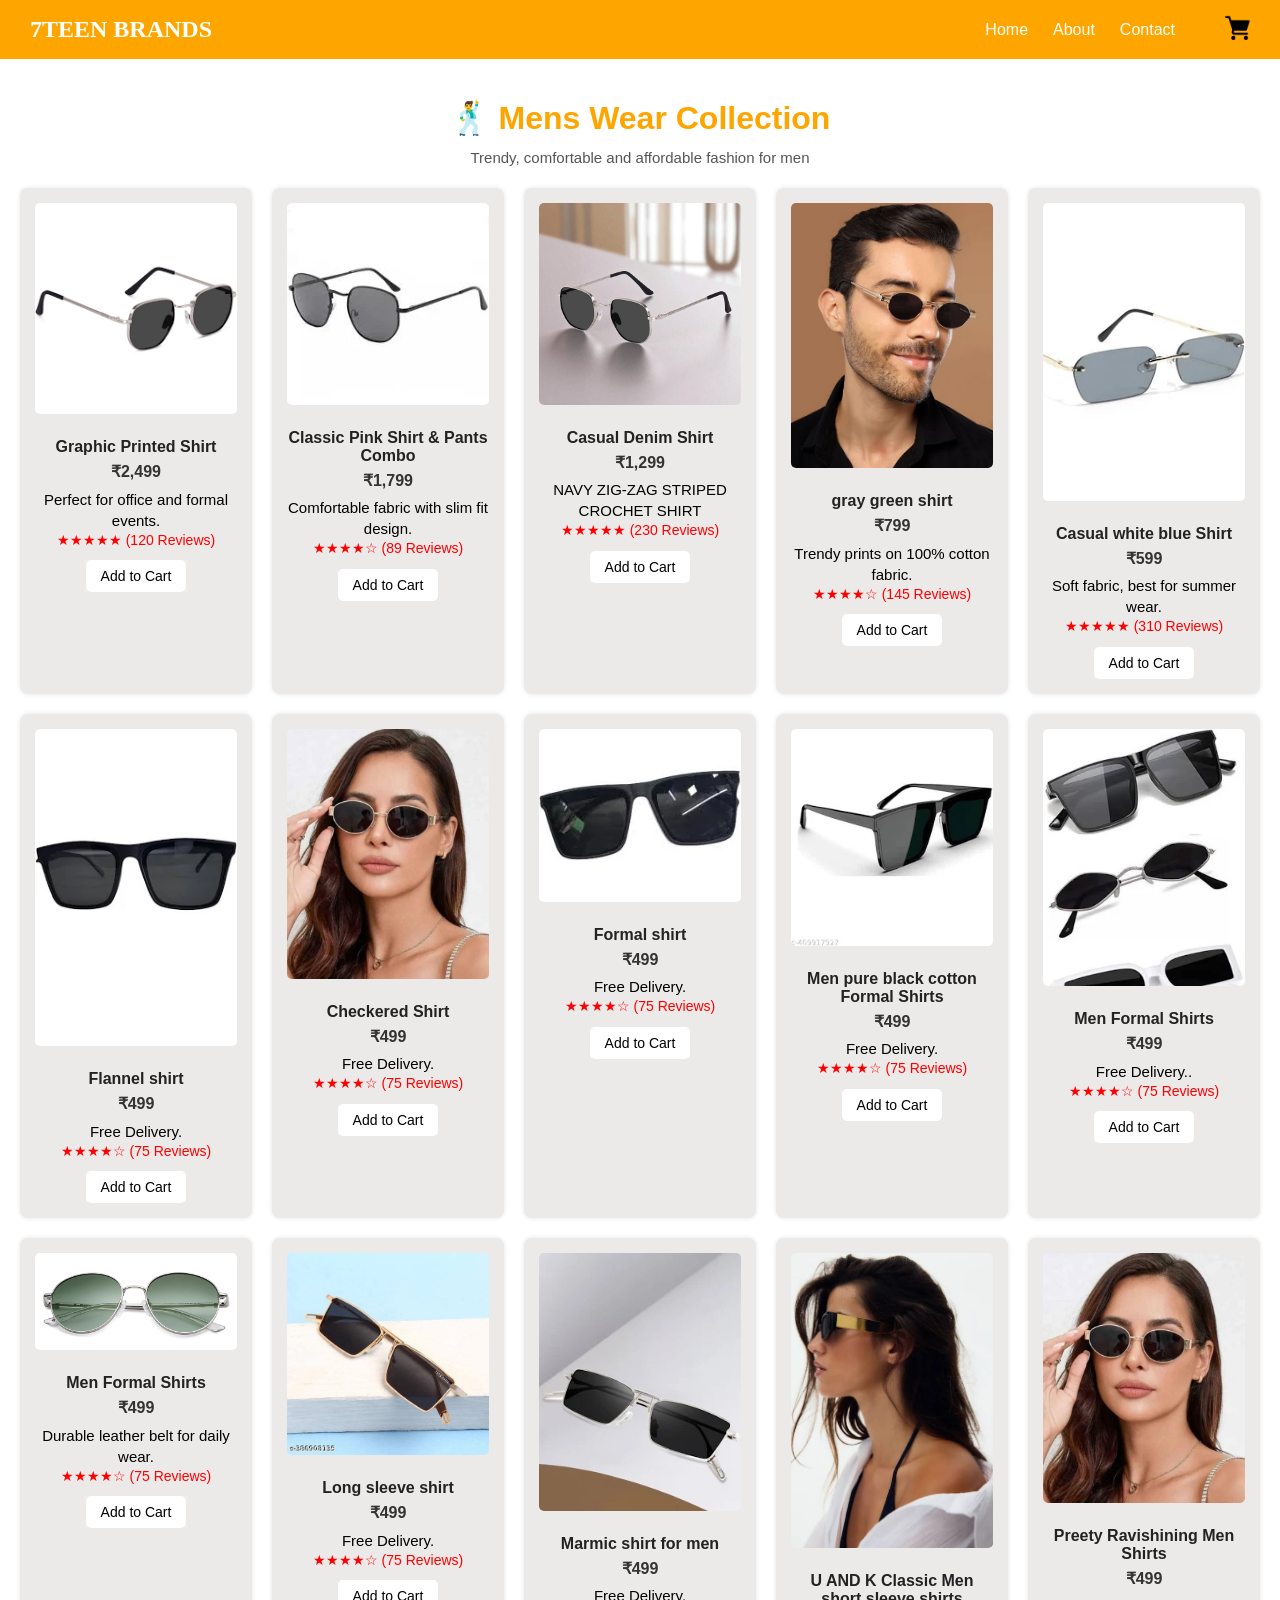
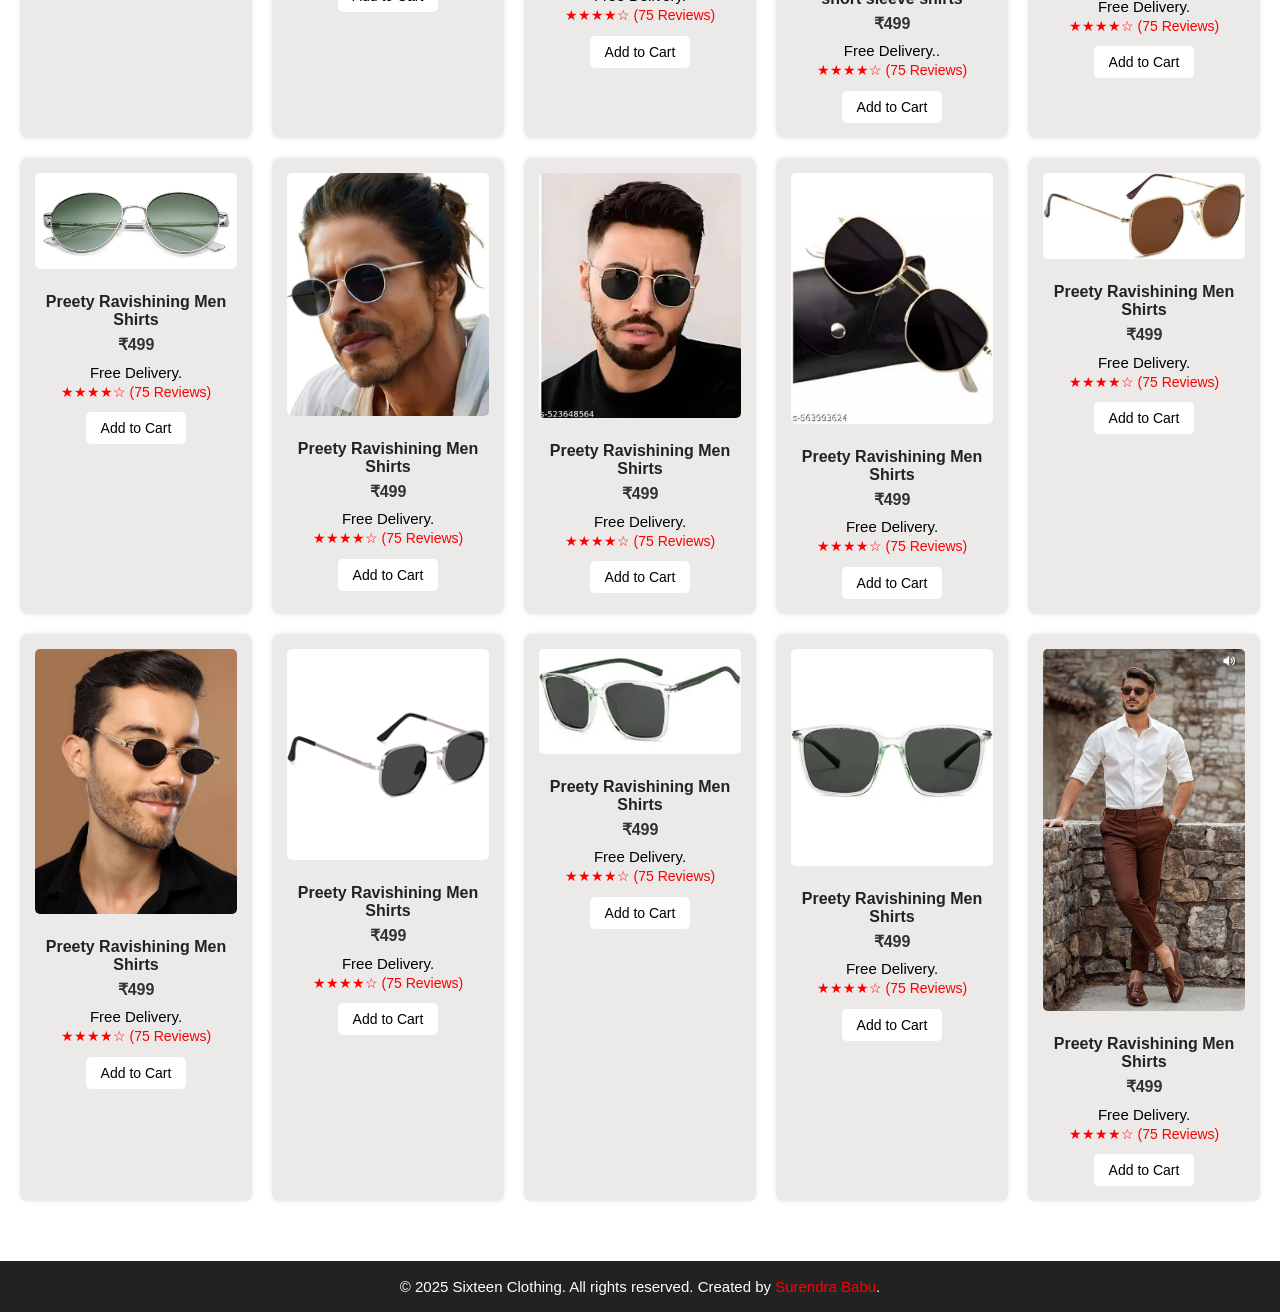
<file: spets.html>
<!DOCTYPE html>
<html lang="en">

<head>
  <meta charset="UTF-8">
  <meta name="viewport" content="width=device-width, initial-scale=1.0">
  <title>Mens Wear - Sixteen Clothing</title>
  <link rel="stylesheet" href="./,mens.css">
  <link rel="icon" type="image/x-icon" href="./Project images/logo.png">
</head>

<body>
  <!-- Navbar -->
  <!-- Navbar -->
  <nav class="navbar">
    <div class="logo"><a href="./index.html">7TEEN BRANDS</a></div>

    <!-- Hamburger Menu Button -->
    <div class="menu-toggle" id="menu-toggle">
      ☰
    </div>

    <ul class="nav-links" id="nav-links">
      <li><a href="./index.html">Home</a></li>
      <!-- <li><a href="./ourproducts.html">Products</a></li> -->
      <li><a href="./about.html">About</a></li>
      <li><a href="./">Contact</a></li>
      <li>
        <!-- <select class="nav-select" id="nav-select">
          <option><a href="./shoes.html">Shoes</a></option>
          <option><a>Men</option>
          <option>Women</option>
          <option>Kids</option>
        </select> -->
      </li>
        <li>
          <a href="./cart.html">
            <img src="./Project images/grocery-store.png" width="25" class="log" alt="cart">
            <ul id="cart-items"></ul>
        
          </a>
        </li>
    </ul>
  </nav>
  <h1>🕺 Mens Wear Collection</h1>
  <p style="text-align:center; color:#555;">Trendy, comfortable and affordable fashion for men</p>

  <!-- Product Grid -->
  <div class="product-grid">

    <div class="product-card">
      <img src="./childwear/s2.webp" alt="Formal Shoes">
      <h3>Graphic Printed Shirt</h3>
      <p class="price">₹2,499</p>
      <p>Perfect for office and formal events.</p>
      <p class="review">★★★★★ (120 Reviews)</p>
      <button class="cart-btn">Add to Cart</button>
    </div>

    <div class="product-card">
      <img src="./childwear/s3.webp" alt="Shirts & Pants">
      <h3>Classic Pink Shirt & Pants Combo</h3>
      <p class="price">₹1,799</p>
      <p>Comfortable fabric with slim fit design.</p>
      <p class="review">★★★★☆ (89 Reviews)</p>
      <button class="cart-btn">Add to Cart</button>
    </div>

    <div class="product-card">
      <img src="./childwear/s4.webp" alt="Casual Wear">
      <h3>Casual Denim Shirt</h3>
      <p class="price">₹1,299</p>
      <p>NAVY ZIG-ZAG STRIPED CROCHET SHIRT</p>
      <p class="review">★★★★★ (230 Reviews)</p>
      <button class="cart-btn">Add to Cart</button>
    </div>

    <div class="product-card">
      <img src="./childwear/s15.webp" alt="Printed T-Shirt">
      <h3>gray green shirt</h3>
      <p class="price">₹799</p>
      <p>Trendy prints on 100% cotton fabric.</p>
      <p class="review">★★★★☆ (145 Reviews)</p>
      <button class="cart-btn">Add to Cart</button>
    </div>

    <div class="product-card">
      <img src="./childwear/s6.webp" alt="Casual T-Shirt">
      <h3>Casual white blue Shirt</h3>
      <p class="price">₹599</p>
      <p>Soft fabric, best for summer wear.</p>
      <p class="review">★★★★★ (310 Reviews)</p>
      <button class="cart-btn">Add to Cart</button>
    </div>

    <div class="product-card">
      <img src="./childwear/s7.webp" alt="Accessories">
      <h3>Flannel shirt </h3>
      <p class="price">₹499</p>
      <p>Free Delivery.</p>
      <p class="review">★★★★☆ (75 Reviews)</p>
      <button class="cart-btn">Add to Cart</button>
    </div>
    <div class="product-card">
      <img src="./childwear/s17.jpg" alt="Accessories">
      <h3> Checkered Shirt</h3>
      <p class="price">₹499</p>
      <p>Free Delivery.</p>
      <p class="review">★★★★☆ (75 Reviews)</p>
      <button class="cart-btn">Add to Cart</button>
    </div>
    <div class="product-card">
      <img src="./childwear/s8.webp" alt="Accessories">
      <h3>Formal shirt</h3>
      <p class="price">₹499</p>
      <p>Free Delivery.</p>
      <p class="review">★★★★☆ (75 Reviews)</p>
      <button class="cart-btn">Add to Cart</button>
    </div>
    <div class="product-card">
      <img src="./childwear/s9.webp" alt="Accessories">
      <h3>Men pure black cotton Formal Shirts</h3>
      <p class="price">₹499</p>
      <p>Free Delivery.</p>
      <p class="review">★★★★☆ (75 Reviews)</p>
      <button class="cart-btn">Add to Cart</button>
    </div>
    <div class="product-card">
      <img src="./childwear/s10.webp" alt="Accessories">
      <h3>Men Formal Shirts</h3>
      <p class="price">₹499</p>
      <p>Free Delivery..</p>
      <p class="review">★★★★☆ (75 Reviews)</p>
      <button class="cart-btn">Add to Cart</button>
    </div>
    <div class="product-card" src="">
      <img src="./childwear/s19" alt="Accessories">
      <h3>Men Formal Shirts</h3>
      <p class="price">₹499</p>
      <p>Durable leather belt for daily wear.</p>
      <p class="review">★★★★☆ (75 Reviews)</p>
      <button class="cart-btn">Add to Cart</button>
    </div>
    <div class="product-card">
      <img src="./childwear/s11.webp" alt="Accessories">
      <h3>Long sleeve shirt</h3>
      <p class="price">₹499</p>
      <p>Free Delivery.</p>
      <p class="review">★★★★☆ (75 Reviews)</p>
      <button class="cart-btn">Add to Cart</button>
    </div>
    <div class="product-card">
      <img src="./childwear/s12.webp" alt="Accessories">
      <h3>Marmic shirt for men</h3>
      <p class="price">₹499</p>
      <p>Free Delivery.</p>
      <p class="review">★★★★☆ (75 Reviews)</p>
      <button class="cart-btn">Add to Cart</button>
    </div>
    <div class="product-card">
      <img src="./childwear/s16.webp"alt="Accessories">
      <h3>U AND K Classic Men short sleeve shirts</h3>
      <p class="price">₹499</p>
      <p>Free Delivery..</p>
      <p class="review">★★★★☆ (75 Reviews)</p>
      <button class="cart-btn">Add to Cart</button>
    </div>
    <div class="product-card">
      <img src="./childwear/s17.jpg" alt="Accessories">
      <h3>Preety Ravishining Men Shirts</h3>
      <p class="price">₹499</p>
      <p>Free Delivery.</p>
      <p class="review">★★★★☆ (75 Reviews)</p>
      <button class="cart-btn">Add to Cart</button>
    </div>
    <div class="product-card">
      <img src="./childwear/s19" alt="Accessories">
      <h3>Preety Ravishining Men Shirts</h3>
      <p class="price">₹499</p>
      <p>Free Delivery.</p>
      <p class="review">★★★★☆ (75 Reviews)</p>
      <button class="cart-btn">Add to Cart</button>
    </div>
        <div class="product-card">
      <img src="./childwear/s20.webp" alt="Accessories">
      <h3>Preety Ravishining Men Shirts</h3>
      <p class="price">₹499</p>
      <p>Free Delivery.</p>
      <p class="review">★★★★☆ (75 Reviews)</p>
      <button class="cart-btn">Add to Cart</button>
    </div>
        <div class="product-card">
      <img src="./childwear/s21.webp"alt="Accessories">
      <h3>Preety Ravishining Men Shirts</h3>
      <p class="price">₹499</p>
      <p>Free Delivery.</p>
      <p class="review">★★★★☆ (75 Reviews)</p>
      <button class="cart-btn">Add to Cart</button>
    </div>
        <div class="product-card">
      <img src="./childwear/s22.webp" alt="Accessories">
      <h3>Preety Ravishining Men Shirts</h3>
      <p class="price">₹499</p>
      <p>Free Delivery.</p>
      <p class="review">★★★★☆ (75 Reviews)</p>
      <button class="cart-btn">Add to Cart</button>
    </div>
        <div class="product-card">
      <img src="./childwear/s23.webp" alt="Accessories">
      <h3>Preety Ravishining Men Shirts</h3>
      <p class="price">₹499</p>
      <p>Free Delivery.</p>
      <p class="review">★★★★☆ (75 Reviews)</p>
      <button class="cart-btn">Add to Cart</button>
    </div>
        <div class="product-card">
      <img src="./childwear/s15.webp" alt="Accessories">
      <h3>Preety Ravishining Men Shirts</h3>
      <p class="price">₹499</p>
      <p>Free Delivery.</p>
      <p class="review">★★★★☆ (75 Reviews)</p>
      <button class="cart-btn">Add to Cart</button>
    </div>
        <div class="product-card">
      <img src="./childwear/s2.webp" alt="Accessories">
      <h3>Preety Ravishining Men Shirts</h3>
      <p class="price">₹499</p>
      <p>Free Delivery.</p>
      <p class="review">★★★★☆ (75 Reviews)</p>
      <button class="cart-btn">Add to Cart</button></div>
   
      <div class="product-card">
      <img src="./childwear/s27.webp" alt="Accessories">
      <h3>Preety Ravishining Men Shirts</h3>
      <p class="price">₹499</p>
      <p>Free Delivery.</p>
      <p class="review">★★★★☆ (75 Reviews)</p>
      <button class="cart-btn">Add to Cart</button>
    </div>
        <div class="product-card">
      <img src="./childwear/s28.webp" alt="Accessories">
      <h3>Preety Ravishining Men Shirts</h3>
      <p class="price">₹499</p>
      <p>Free Delivery.</p>
      <p class="review">★★★★☆ (75 Reviews)</p>
      <button class="cart-btn">Add to Cart</button>
    </div>
        <div class="product-card">
      <img src="./mens wear/m11.jpg" alt="Accessories">
      <h3>Preety Ravishining Men Shirts</h3>
      <p class="price">₹499</p>
      <p>Free Delivery.</p>
      <p class="review">★★★★☆ (75 Reviews)</p>
      <button class="cart-btn">Add to Cart</button>
    </div>
       

  </div>

  <footer>
    <p>&copy; 2025 Sixteen Clothing. All rights reserved. Created by <span style="color:red;">Surendra Babu</span>.</p>
  </footer>
  <script>
    // Toggle mobile menu
    const menuToggle = document.getElementById('menu-toggle');
    const navLinks = document.getElementById('nav-links');

    menuToggle.addEventListener('click', () => {
      navLinks.classList.toggle('active');
    });
  </script>

</body>

</html>
</file>
<file: index.css>
/* ---------------- NAVBAR ---------------- */
.navbar {
  background: rgb(226, 133, 40);
  padding: 18px 0;
  width: 100%;
  position: sticky;
  top: 0;
  z-index: 1000;
  box-shadow: 0 2px 8px rgba(0,0,0,0.1);
}
.navbar2{
   background: linear-gradient(rgb(226, 124, 7),rgb(183, 29, 173),rgb(242, 160, 8)); 
   color: black;

 
}

<<<<<<< HEAD
/* Navbar */
.navbar {
  background: #222;
  padding: 15px 30px;
  position: fixed;
  top: 0;
  left: 0;
  right: 0;
  z-index: 1000;
}
=======
>>>>>>> 9bda497 (modified)
.container {
  display: flex;
  align-items: center;
  justify-content: space-between;
  width: 90%;
  margin: auto;
  flex-wrap: wrap; /* allows wrapping for smaller screens */
}

.logo {
  color: #fff;
  font-size: 29px;
  font-weight: 700;
  text-decoration: none;
}
.log:hover{
  cursor: pointer;
  border-radius: 50%;
  border: 1px solid black;
  padding: 5px;
}

/* Navigation links */
.nav-links {
  display: flex;
  list-style: none;
  gap: 25px;
}

.nav-links a {
  color: white;
  text-decoration: none;
  font-weight: 500;
  transition: 0.3s;
}

.nav-links a:hover {
  color: black;
}
.mar{
  display: flex;
 

}



/* ---------------- HERO SECTION ---------------- */
.hero-slider {
  width: 100%;
  height: 100vh;
  background: #000;
  overflow: hidden;
}

.slide {
  width: 100%;
  height: 100%;
  background-size: cover;
  background-position: center;
  display: flex;
  align-items: center;
  justify-content: center;
}

.overlay {
  background-color: rgba(0, 0, 0, 0.4);
  color: white;
  text-align: center;
  padding: 40px;
  border-radius: 10px;
}

.item1-text1 {
  font-size: 28px;
  font-weight: bold;
  letter-spacing: 2px;
  color: red;
}

.item1-text2 {
  font-size: 58px;
  font-weight: bold;
  color: white;
  margin-top: 10px;
}

.btn {
  display: inline-block;
  margin-top: 20px;
  padding: 10px 20px;
  background: red;
  color: #fff;
  border-radius: 6px;
  text-decoration: none;
  font-weight: 600;
}

/* ---------------- RESPONSIVE ---------------- */

/* 🖥️ Desktop (≥1200px) */
@media (min-width: 1200px) {
  .container {
    flex-wrap: nowrap;
  }
  .nav-links {
    flex-direction: row;
    justify-content: flex-end;
  }
}

/* 💻 Laptop (992px–1199px) */
@media (min-width: 992px) and (max-width: 1199px) {
  .nav-links {
    flex-direction: row;
    justify-content: flex-end;
    gap: 20px;
  }
  .item1-text2 { font-size: 48px; }
}

/* 📱 Tablet (600px–991px) */
@media (min-width: 600px) and (max-width: 991px) {
  .container {
    flex-direction: column;
    align-items: center;
  }
  .nav-links {
    flex-direction: row; /* keep in one line */
    flex-wrap: wrap; /* allow links to wrap into multiple rows */
    justify-content: center;
    margin-top: 10px;
    gap: 15px;
  }
  .item1-text1 { font-size: 22px; }
  .item1-text2 { font-size: 38px; }
}

/* 📱 Mobile (≤599px) */
@media (max-width: 599px) {
  .container {
    flex-direction: column;
    align-items: center;
  }
  .nav-links {
    flex-direction: column; /* stack vertically */
    align-items: center;
    margin-top: 12px;
    gap: 10px;
  }
  .logo { font-size: 22px; }
  .item1-text1 { font-size: 18px; }
  .item1-text2 { font-size: 28px; }
  .hero-slider { height: 70vh; }
}
/* ------------------------- PRODUCTS (cards) ------------------------- */
.products {
  padding: 42px 24px;
  max-width: var(--container-max);
  margin: 0 auto 40px;
}

.latest-view {
  display: flex;
  align-items: center;
  justify-content: space-between;
  gap: 12px;
  margin-bottom: 20px;
}
.latest-view h2 { font-size: 22px; color: var(--text); }
.view-all { color: var(--accent); font-weight: 700; text-decoration: none; }

/* Cards grid (responsive) */
.cards {
  display: grid;
  gap: 20px;
  grid-template-columns: repeat(4, 1fr); /* default desktop */
}

/* Card visuals */
.card {
  background: #fff;
  border-radius: 12px;
  padding: 14px;
  box-shadow: var(--card-shadow);
  transition: transform .22s ease, box-shadow .22s ease;
  cursor: pointer;
  overflow: hidden;
}
.card:hover { transform: translateY(-6px); box-shadow: 0 20px 48px rgba(16,24,40,0.08); }

.card img {
  width: 100%;
  height: 220px;      /* consistent card image height */
  object-fit: cover;  /* crop nicely while preserving aspect */
  border-radius: 8px;
  display: block;
}

.card h3 {
  margin-top: 12px;
  font-size: 16px;
  color: var(--text);
}

.card .price {
  font-weight: 800;
  margin: 8px 0;
  color: #111;
}

.card p { color: var(--muted); font-size: 14px; margin: 6px 0; }

.card .review {
  color: var(--accent);
  font-weight: 700;
  font-size: 13px;
}

/* ------------------------- ABOUT / FOOTER ------------------------- */
.about {
  padding: 48px 24px;
  max-width: var(--container-max);
  margin: 0 auto;
}
.about-content {
  display: flex;
  gap: 28px;
  flex-wrap: wrap;
  align-items: center;
}
.about .text, .about .image { flex: 1 1 320px; }
.about img { width: 100%; border-radius: 12px; display: block; }

.end {
  background: #f4f4f4;
  padding: 36px 24px;
  margin-top: 24px;
}
.footer-top { display:flex; gap: 18px; align-items:center; justify-content:space-between; flex-wrap:wrap; }
.btn2 { background: var(--accent); color:#fff; padding:10px 18px; border-radius:10px; border: none; font-weight:700; }
.foot { margin-top: 18px; text-align:center; color:var(--muted); font-size:14px; }

/* ------------------------- Responsive Breakpoints ------------------------- */

/* Large desktop: make cards denser if needed */
@media (min-width: 1400px) {
  .cards { grid-template-columns: repeat(6, 1fr); gap: 22px; }
  .hero-slider { min-height: 100vh; }
}

/* Desktop / large laptop */
@media (min-width: 992px) and (max-width: 1399px) {
  .cards { grid-template-columns: repeat(6, 1fr); }
  .container { width: calc(100% - 64px); }
  .overlay { padding: 32px; }
}

/* Laptop / small desktop */
@media (min-width: 768px) and (max-width: 991px) {
  .cards { grid-template-columns: repeat(5, 1fr); }
  .overlay { padding: 28px; }
  .item1-text2 { font-size: 34px; }
  .nav-links { gap: 14px; }
}

/* Tablet */
@media (min-width: 600px) and (max-width: 767px) {
  .container { flex-wrap: wrap; justify-content: center; }
  /* nav links wrap into multiple rows but remain horizontal within each row */
  .nav-links {
    display: flex;
    gap: 12px;
    flex-wrap: wrap;
    justify-content: center;
    margin-top: 10px;
  }

  .cards { grid-template-columns: repeat(4, 1fr); }
  .card img { height: 200px; }
  .overlay { padding: 22px; }
  .item1-text2 { font-size: 30px; }
}

/* Mobile phones */
@media (max-width: 599px) {
  .container { width: calc(100% - 32px); flex-direction: column; align-items: center; gap: 14px; }
  /* nav links stack vertically as rows (row-wise) */
  .nav-links {
    display: flex;
    flex-direction:row;
    gap: 10px;
    align-items: center;
    width: 100%;
    margin-top: 12px;
  }
  .nav-links a { display: block; width: 100%; text-align:center; padding: 12px 10px; border-radius: 10px; margin-left: 10px; }

  .hero-slider { min-height: 64vh; }
  .overlay { padding: 18px; border-radius: 10px; width: 92%; }
  .item1-text1 { font-size: 16px; }
  .item1-text2 { font-size: 24px; }
  .cards { grid-template-columns: repeat(3, 1fr); gap: 14px; }
  .card img { height: 180px; }
  .btn { padding: 10px 16px; }
}

/* Accessibility focus */
a:focus, button:focus { outline: 3px solid rgba(225,17,17,0.14); outline-offset: 2px; }

/* Utility: ensure inline widths don't break layout (override) */
.cards img[width], .card img[width] { width: 100% !important; height: auto; object-fit: cover; } 

.scroll-text {
  font-size: 20px;
  font-weight: 600;
  white-space: nowrap; /* keeps text in one line */
  overflow: hidden;
  text-overflow: ellipsis;
  color: #fff;
  background: linear-gradient(90deg, #ff416c, #ff4b2b);
  padding: 10px 0;
}

/* Responsive for mobile */
@media (max-width: 600px) {
  .scroll-text {
    font-size: 16px;
    padding: 8px 0;
  }#cart-items {
  list-style: none;
  background: rgba(0, 0, 0, 0.8);
  padding: 10px;
  border-radius: 10px;
  position: absolute;
  right: 10px;
  top: 60px;
  display: none;
  color: white;
  width: 200px;
  z-index: 999;
}

.navbar li:hover #cart-items {
  display: block;
}

}
</file>
<file: about.css>
/* ========== Base ========== */
:root{
  --bg: #0b0d12;
  --card: #121622;
  --muted: #8891a6;
  --text: #e6ebff;
  --accent: red;
  --accent-2: white;
  --border: #202636;
  --shadow: 0 10px 30px rgba(0,0,0,.35);
}

@media (prefers-color-scheme: light){
  :root{
    --bg: #f8fafc;
    --card: #ffffff;
    --muted: #5b6475;
    --text: #0f172a;
    --accent: #6d28d9;
    --accent-2: #059669;
    --border: #e5e7eb;
    --shadow: 0 10px 30px rgba(17,24,39,.08);
  }
}

*{ box-sizing: border-box; }
html,body{
  height: 100%;
  scroll-behavior: smooth;
}
body{
  margin: 0;
  font-family: "Inter", system-ui, -apple-system, Segoe UI, Roboto, Arial, sans-serif;
  color: var(--text);
  background: radial-gradient(1200px 600px at 80% -10%, rgba(124,92,255,.25), transparent 60%),
              radial-gradient(800px 500px at -10% 20%, rgba(34,197,94,.18), transparent 60%),
              var(--bg);
}

/* Containers */
.container{
  width: min(1120px, 92vw);
  margin-inline: auto;
}

/* Buttons */
.btn{
  display: inline-block;
  padding: 12px 18px;
  border-radius: 12px;
  border: 1px solid var(--border);
  text-decoration: none;
  color: var(--text);
  transition: transform .15s ease, background .2s ease, border-color .2s ease;
  font-weight: 600;
}
.btn:hover{ transform: translateY(-1px); }
.btn--primary{
  background: linear-gradient(135deg, var(--accent), var(--accent-2));
  border-color: transparent;
  color: white;
}
.btn--ghost{
  background: transparent;
}

/* ========== Header ========== */
.site-header{
  position: sticky; top: 0; z-index: 50;
  backdrop-filter: blur(10px);
  background: color-mix(in srgb, var(--bg) 70%, transparent);
  border-bottom: 1px solid var(--border);
}
.header-wrap{
  display: flex; align-items: center; justify-content: space-between;
  padding: 14px 0;
}
.logo{
  display: inline-flex; align-items: center; gap: 10px;
  text-decoration: none; color: var(--text); font-weight: 800;
  letter-spacing: .2px;
}
.logo-mark{
  display: grid; place-items: center;
  width: 36px; height: 36px; border-radius: 10px;
  background: linear-gradient(135deg, var(--accent), var(--accent-2));
  color: white; font-weight: 800;
}
.nav{
  display: flex; gap: 18px; align-items: center;
}
.nav a{
  text-decoration: none; color: var(--text);
  padding: 8px 10px; border-radius: 10px; font-weight: 600;
}
.nav a.active{ background: var(--card); border: 1px solid var(--border); }

/* ========== Hero ========== */
.hero{
  padding: 64px 0 24px;
}
.hero-wrap{
  display: grid; grid-template-columns: 1.2fr .8fr; gap: 32px; align-items: center;
}
.hero-text h1{
  font-size: clamp(34px, 6vw, 56px);
  line-height: 1.05; margin: 0 0 12px;
}
.accent{ color: var(--accent-2); }
.hero-text p{
  color: var(--muted); margin: 0 0 20px; max-width: 54ch;
}
.hero-cta{ display: flex; gap: 12px; flex-wrap: wrap; }

.hero-art{
  position: relative; height: 260px;
  filter: drop-shadow(var(--shadow));
}
.bubble{
  position: absolute; border-radius: 20px; opacity: .9;
  background: linear-gradient(135deg, var(--card), color-mix(in srgb, var(--card) 60%, var(--accent)));
  border: 1px solid var(--border);
  animation: float 8s ease-in-out infinite;
}
.b1{ width: 180px; height: 180px; top: 0; right: 10%; animation-delay: 0s; }
.b2{ width: 120px; height: 120px; bottom: 20px; right: 0; animation-delay: .7s; }
.b3{ width: 90px; height: 90px; bottom: 0; left: 10%; animation-delay: 1.2s; }

@keyframes float{
  0%,100%{ transform: translateY(0) }
  50%{ transform: translateY(-16px) }
}

/* ========== Stats ========== */
.stats{
  padding: 16px 0 32px;
}
.stats-grid{
  display: grid; grid-template-columns: repeat(4, 1fr); gap: 16px;
}
.stat{
  text-align: center; padding: 18px; background: var(--card);
  border: 1px solid var(--border); border-radius: 16px;
}
.stat-number{
  display: block; font-weight: 800; font-size: clamp(22px, 4vw, 36px);
}
.stat-label{ color: var(--muted); }

/* ========== Split (Story) ========== */
.split{ padding: 56px 0; }
.split-wrap{
  display: grid; grid-template-columns: 1fr 1fr; gap: 28px; align-items: center;
}
.split-media img{
  width: 100%; height: 100%; object-fit: cover;
  border-radius: 18px; border: 1px solid var(--border);
  box-shadow: var(--shadow);
}
.split-text h2{ margin: 0 0 12px; font-size: clamp(24px, 4.5vw, 34px); }
.split-text p{ color: var(--muted); }

/* ========== Values ========== */
.values{ padding: 56px 0; }
.section-title{
  text-align: center; margin: 0 0 22px; font-size: clamp(24px, 4.5vw, 34px);
}
.card-grid{
  display: grid; grid-template-columns: repeat(4, 1fr); gap: 16px;
}
.card{
  background: var(--card); border: 1px solid var(--border); border-radius: 16px;
  padding: 18px; box-shadow: var(--shadow);
}
.card h3{ margin: 0 0 8px; }
.card p{ color: var(--muted); }

/* ========== Timeline ========== */
.timeline{ padding: 56px 0; }
.timeline-list{
  display: grid; gap: 14px; position: relative;
}
.timeline-list::before{
  content: ""; position: absolute; left: 14px; top: 0; bottom: 0; width: 2px; background: var(--border);
}
.tl-item{
  display: grid; grid-template-columns: 120px 1fr; gap: 16px; align-items: start;
  background: var(--card); border: 1px solid var(--border);
  border-radius: 14px; padding: 14px 18px 14px 24px;
  position: relative;
}
.tl-item::before{
  content: ""; position: absolute; left: 10px; top: 20px; width: 10px; height: 10px;
  border-radius: 50%; background: var(--accent-2);
}
.tl-year{ font-weight: 800; color: var(--accent-2); }

/* ========== Team ========== */
.team{ padding: 56px 0; }
.team-grid{
  display: grid; grid-template-columns: repeat(2, 1fr); gap: 36px; margin-left: 50px;
}
.member{
  background: var(--card); border: 1px solid var(--border);
  border-radius: 16px; overflow: hidden; text-align: center;
  box-shadow: var(--shadow);
}
.member img{ width: 100%; height: 220px; object-fit: cover; display: block; }
.member h3{ margin: 10px 0 2px; }
.member .role{ margin: 0 0 14px; color: var(--muted); }

/* ========== CTA ========== */
.cta{ padding: 56px 0; }
.cta-wrap{
  text-align: center; background: linear-gradient(135deg, color-mix(in srgb, var(--accent) 25%, var(--card)), var(--card));
  border: 1px solid var(--border); border-radius: 18px; padding: 28px;
  box-shadow: var(--shadow);
}
.cta p{ color: var(--muted); }

/* ========== Footer ========== */
.site-footer{
  border-top: 1px solid var(--border);
  padding: 22px 0; margin-top: 24px;
}
.footer-wrap{
  display: flex; align-items: center; justify-content: space-between; gap: 16px;
}
.social a{
  color: var(--muted); text-decoration: none; margin-left: 12px;
}
.social a:hover{ color: var(--text); }

/* ========== Responsive ========== */
@media (max-width: 980px){
  .hero-wrap{ grid-template-columns: 1fr; }
  .split-wrap{ grid-template-columns: 1fr; }
  .card-grid{ grid-template-columns: repeat(2, 1fr); }
  .team-grid{ grid-template-columns: repeat(2, 1fr); }
  .stats-grid{ grid-template-columns: repeat(2, 1fr); }
}
@media (max-width: 520px){
  .nav{ display: none; } /* keep it simple; replace with a burger later if needed */
  .card-grid, .team-grid, .stats-grid{ grid-template-columns: 1fr; }
  .tl-item{ grid-template-columns: 90px 1fr; }
}
.nav a:hover{
  background: linear-gradient( red,white);
}
</file>
<file: ,mens.css>
/* Product Grid Layout */



.product-grid {
  display: grid;
  grid-template-columns: repeat(3, 1fr); /* 3 cards in each row */
  gap: 20px;
  padding: 20px;
}

/* Product Card Styling */
.product-card {
  padding: 15px;
  border-radius: 8px;
  box-shadow: 0px 0px 5px rgba(0,0,0,0.1);
  text-align: center;
  background: #fff;
  transition: transform 0.3s ease;
}

.product-card img {
  width: 100%;
  border-radius: 5px;
}

.product-card:hover {
  transform: translateY(-5px);
}

/* Responsive (Mobile) - Still keep 3 cards */
@media (max-width: 768px) {
  .product-grid {
    grid-template-columns: repeat(3, 1fr); /* still 3 cards per row */
    gap: 15px;
  }

  .product-card {
    padding: 10px;
  }

  .product-card h3 {
    font-size: 14px;
  }

  .product-card .price {
    font-size: 14px;
  }
}
/* Desktop / Laptop → 3 cards per row */
@media (min-width: 992px) {
  .cards {
    grid-template-columns: repeat(3, 1fr);
  }
}

/* Tablet → 2 cards per row */
@media (min-width: 600px) and (max-width: 991px) {
  .cards {
    grid-template-columns: repeat(2, 1fr);
  }
}

/* Mobile → 1 card per row */
@media (max-width: 768px) {
  .cards {
    grid-template-columns: repeat(3, 1fr);
  }
}
/* Desktop / Laptop → 3 cards per row */
@media (min-width: 992px) {
  .cards {
    grid-template-columns: repeat(3, 1fr);
  }
}

/* Tablet → 2 cards per row */
@media (min-width: 600px) and (max-width: 991px) {
  .cards {
    grid-template-columns: repeat(2, 1fr);
  }
}
/* Reset */
* {
  margin: 0;
  padding: 0;
  box-sizing: border-box;
  font-family: Arial, Helvetica, sans-serif;
}

/* Navbar */
.navbar {
  background: orange;
  padding: 15px 30px;
  display: flex;
  align-items: center;
  justify-content: space-between;
  flex-wrap: wrap; 
 

 
}

.logo a {
  font-weight: bold;
  font-size: 24px;
  color: #fff;
  text-decoration: none;
  font-family: Georgia, 'Times New Roman', Times, serif;"
}

/* Nav Links */
.nav-links {
  list-style: none;
  display: flex;
  align-items: center;
  transition: max-height 0.3s ease;
}

.nav-links li {
  margin-left: 25px;
}

.nav-links li a {
  text-decoration: none;
  color: white;
  font-size: 16px;
  transition: 0.3s;
}

.nav-links li a:hover {
  color: orange;
}

/* Dropdown in Navbar */
.nav-select {
  background: #0d0c0c;
  color: white;
  border: 1px solid #555;
  padding: 6px 12px;
  font-size: 15px;
  border-radius: 8px;
  cursor: pointer;
  transition: 0.3s;
}

.nav-select:hover {
  border-color: orange;
}

.nav-select option {
  color: black;
  background: white;
  font-size: 15px;
}

/* Hamburger (Mobile Menu) */
.menu-toggle {
  display: none;
  font-size: 24px;
  color: white;
  cursor: pointer;
}

/* Responsive Navbar */
@media (max-width: 768px) {
  .menu-toggle {
    display: block;
  }

  .nav-links {
    flex-direction: column;
    align-items: flex-start;
    width: 100%;
    background: #333;
    max-height: 0;
    overflow: hidden;
  }

  .nav-links.active {
    max-height: 500px;
    padding: 10px 0;
  }

  .nav-links li {
    margin: 10px 20px;
  }

  .nav-select {
    width: 90%;
    margin-left: 20px;
  }
}

/* Heading */
h1 {
  text-align: center;
  margin: 40px 0 10px;
  color: orange;
}

p {
  font-size: 15px;
  line-height: 1.4;
}

/* Product Grid */
.product-grid {
  display: grid;
  grid-template-columns: repeat(3, 1fr); /* Always 3 per row */
  gap: 20px;
  padding: 20px;
}

.product-card {
  background: #ece9e9;
  padding: 15px;
  border-radius: 8px;
  text-align: center;
  box-shadow: 0px 0px 5px rgba(0,0,0,0.1);
  transition: transform 0.3s ease;
}

.product-card:hover {
  transform: translateY(-5px);
}

.product-card img {
  width: 100%;
  height: auto;
  border-radius: 5px;
  margin-bottom: 10px;
}

.product-card h3 {
  font-size: 16px;
  margin: 10px 0 5px;
  color: #222;
}

.price {
  font-size: 16px;
  font-weight: bold;
  color: #333;
  margin: 5px 0;
}

.review {
  font-size: 14px;
  color: red;
  margin-bottom: 10px;
}

.cart-btn {
  background: white;
  color: rgb(1, 0, 0);
  border: none;
  padding: 8px 15px;
  font-size: 14px;
  border-radius: 5px;
  cursor: pointer;
  transition: 0.3s;
}

.cart-btn:hover {
  background: orange;
}

/* Responsive (Mobile) - still 3 cards */
@media (max-width: 768px) {
  .product-grid {
    grid-template-columns: repeat(3, 1fr);
    gap: 10px;
  }

  .product-card h3 {
    font-size: 13px;
  }

  .price {
    font-size: 13px;
  }

  .review {
    font-size: 12px;
  }

  .cart-btn {
    font-size: 12px;
    padding: 6px 10px;
  }
}

/* Footer */
footer {
  background: #222;
  color: white;
  text-align: center;
  padding: 15px;
  margin-top: 40px;
}

@media (min-width: 992px) {
  .product-grid{
    grid-template-columns: repeat(5, 1fr);
  }
}
</file>
<file: kacket.css>
/* Reset */
* {
  margin: 0;
  padding: 0;
  box-sizing: border-box;
  font-family: Arial, Helvetica, sans-serif;
}

/* Navbar */
.navbar {
  background: #ec0707;
  padding: 15px 30px;
  display: flex;
  align-items: center;
  justify-content: space-between;
  flex-wrap: wrap;
}

.logo a {
  font-weight: bold;
  font-size: 24px;
  color: #fff;
  text-decoration: none;
}

/* Nav Links */
.nav-links {
  list-style: none;
  display: flex;
  align-items: center;
  transition: max-height 0.3s ease;
}

.nav-links li {
  margin-left: 25px;
}

.nav-links li a {
  text-decoration: none;
  color: white;
  font-size: 16px;
  transition: 0.3s;
}

.nav-links li a:hover {
  color: black;
}

/* Dropdown in Navbar */
.nav-select {
  background: #0d0c0c;
  color: white;
  border: 1px solid #555;
  padding: 6px 12px;
  font-size: 15px;
  border-radius: 8px;
  cursor: pointer;
  transition: 0.3s;
}

.nav-select:hover {
  border-color: red;
}

.nav-select option {
  color: black;
  background: white;
  font-size: 15px;
}

/* Hamburger (Mobile Menu) */
.menu-toggle {
  display: none;
  font-size: 24px;
  color: white;
  cursor: pointer;
}

/* Responsive Navbar */
@media (max-width: 768px) {
  .menu-toggle {
    display: block;
  }

  .nav-links {
    flex-direction: column;
    align-items: flex-start;
    width: 100%;
    background: #333;
    max-height: 0;
    overflow: hidden;
  }

  .nav-links.active {
    max-height: 500px;
    padding: 10px 0;
  }

  .nav-links li {
    margin: 10px 20px;
  }

  .nav-select {
    width: 90%;
    margin-left: 20px;
  }
}

/* Heading */
h2 {
  text-align: center;
  margin: 40px 0 10px;
  color: #da0707;
}

p {
  font-size: 15px;
  line-height: 1.4;
}

/* Cards Grid */
.cards1, .cards2 {
  display: grid;
  grid-template-columns: repeat(3, 1fr); /* 3 cards always */
  gap: 20px;
  padding: 20px;
}

/* Card Styling */
.top-cards, .bottom-cards {
  background: #fff;
  padding: 15px;
  border-radius: 8px;
  text-align: center;
  box-shadow: 0px 0px 5px rgba(0,0,0,0.1);
  transition: transform 0.3s ease;
}

.top-cards:hover, .bottom-cards:hover {
  transform: translateY(-5px);
}

.top-cards img, .bottom-cards img {
  width: 100%;
  height: auto;
  border-radius: 5px;
  margin-bottom: 10px;
}

.top-cards h3, .bottom-cards h3 {
  font-size: 16px;
  margin: 10px 0 5px;
  color: #222;
}

.price {
  font-size: 16px;
  font-weight: bold;
  color: #333;
  margin: 5px 0;
}

.review {
  font-size: 14px;
  color: #da0707;
  margin-bottom: 10px;
}

/* Responsive (Mobile) - still 3 cards */
@media (max-width: 768px) {
  .cards1, .cards2 {
    grid-template-columns: repeat(3, 1fr);
    gap: 10px;
  }

  
}
  .top-cards h3, .bottom-cards h3 {
    font-size: 13px;
  }

  .price {
    font-size: 13px;
  }

  .review {
    font-size: 12px;
  }
}

/* Footer */
.footer {
  background: #222;
  color: white;
  text-align: center;
  padding: 15px;
  margin-top: 40px;
}
</file>
<file: our products.css>
.cards1, .cards2 {
  display: grid;
  grid-template-columns: repeat(3, 1fr);
  gap: 20px;
  margin: 25px 0;
}

.top-cards, .bottom-cards {
  padding: 10px;
  box-shadow: 0px 0px 5px rgba(0, 0, 0, 0.1);
  border-radius: 8px;
  text-align: center;
}

.top-cards img, .bottom-cards img {
  border-radius: 4px;
}

.review {
  font-size: 14px;
  color: #da0707;
}

.price {
  font-size: 16px;
  justify-content: space-between;
  font-weight: bold;
}
h1{
  text-align: center;
  margin: 40px 0 20px;
  color: #da0707;
}
/* Navbar */
.navbar {
  background: #222;
  padding: 15px 30px;
}

.navbar ul {
  display: flex;
  align-items: center;
  justify-content: flex-end;
  list-style: none;
  flex-wrap: wrap;
}

.navbar ul li {
  margin-left: 25px;
}

.navbar ul li a {
  text-decoration: none;
  color: white;
  font-size: 16px;
  transition: 0.3s;
}

.navbar ul li a:hover {
  color: red;
}

.logo {
  margin-right: auto;
}

.logo a {
  font-weight: bold;
  font-size: 24px;
  color: #fff;
}

/* Navbar Select Dropdown */
.nav-select {
  background: #222;
  color: white;
  border: 1px solid #555;
  padding: 6px 12px;
  font-size: 15px;
  border-radius: 4px;
  cursor: pointer;
  transition: 0.3s;
}

.nav-select:hover {
  border-color: red;
}

.nav-select option {
  color: black;   /* dropdown items */
  background: white;
  font-size: 15px;
}

/* Responsive Navbar */
@media (max-width: 768px) {
  .navbar ul {
    flex-direction: column;
    align-items: flex-start;
  }

  .navbar ul li {
    margin: 10px 0;
  }

  .nav-select {
    width: 100%;
  }
}
</file>
<file: read.css>
/* Read More — CSS only */
.rm-card{
  max-width:780px;
  margin:28px auto;
  padding:22px;
  background:linear-gradient(180deg, #dd1a1a 0%, #fbfbfd 100%);
  border-radius:10px;
  box-shadow:0 8px 24px rgba(12,20,40,0.06);
  font-family: system-ui, -apple-system, 'Segoe UI', Roboto, 'Helvetica Neue', Arial;
  color: black;
  line-height:1.52;

}

.rm-title{
  font-size:1.25rem;
  margin:0 0 8px;
}

.rm-lead{
  margin:0 0 12px;
  color:#374151;
  font-weight:600;
}

/* hide the native checkbox */
.rm-toggle{
  position:absolute;
  left:-9999px;
  width:1px;
  height:1px;
  overflow:hidden;
  clip:rect(0 0 0 0);
}

/* Button (label) */
.rm-button{
  display:inline-block;
  cursor:pointer;
  user-select:none;
  margin:10px 0 0;
  padding:10px 14px;
  border-radius:10px;
  background:#111827;
  color:#fff;
  font-weight:600;
  text-decoration:none;
  transition:transform .12s ease;
}
.rm-button:active{ transform:scale(.98); }
.rm-button:focus{ outline:3px solid rgba(59,130,246,0.22); outline-offset:2px; }

/* content collapse */
.rm-content{
  margin-top:14px;
  overflow:hidden;
  max-height:140px; /* collapsed height — change if you want more preview lines */
  position:relative;
  transition:max-height 420ms cubic-bezier(.2,.9,.3,1), opacity 320ms ease;
  opacity:1;
}

/* fade overlay to hint there's more */
.rm-content::after{
  content:"";
  pointer-events:none;
  position:absolute;
  left:0; right:0; bottom:0;
  height:46px;
  background:linear-gradient(180deg, rgba(255,255,255,0) 0%, rgba(255,255,255,0.95) 80%, #fff 100%);
}

/* when toggled, expand */
.rm-toggle:checked ~ .rm-button{
  background:#ef4444;
}
.rm-toggle:checked ~ .rm-content{
  max-height:2200px; /* large enough to show all paragraphs */
}
.rm-toggle:checked ~ .rm-content::after{
  display:none;
}

/* paragraphs styling inside content */
.rm-content p{
  margin:8px 0;
  font-size:0.99rem;
  color:#374151;
}

/* responsive tweaks */
@media (max-width:520px){
  .rm-card{ padding:16px; }
  .rm-button{ width:100%; text-align:center; }
}
</file>
